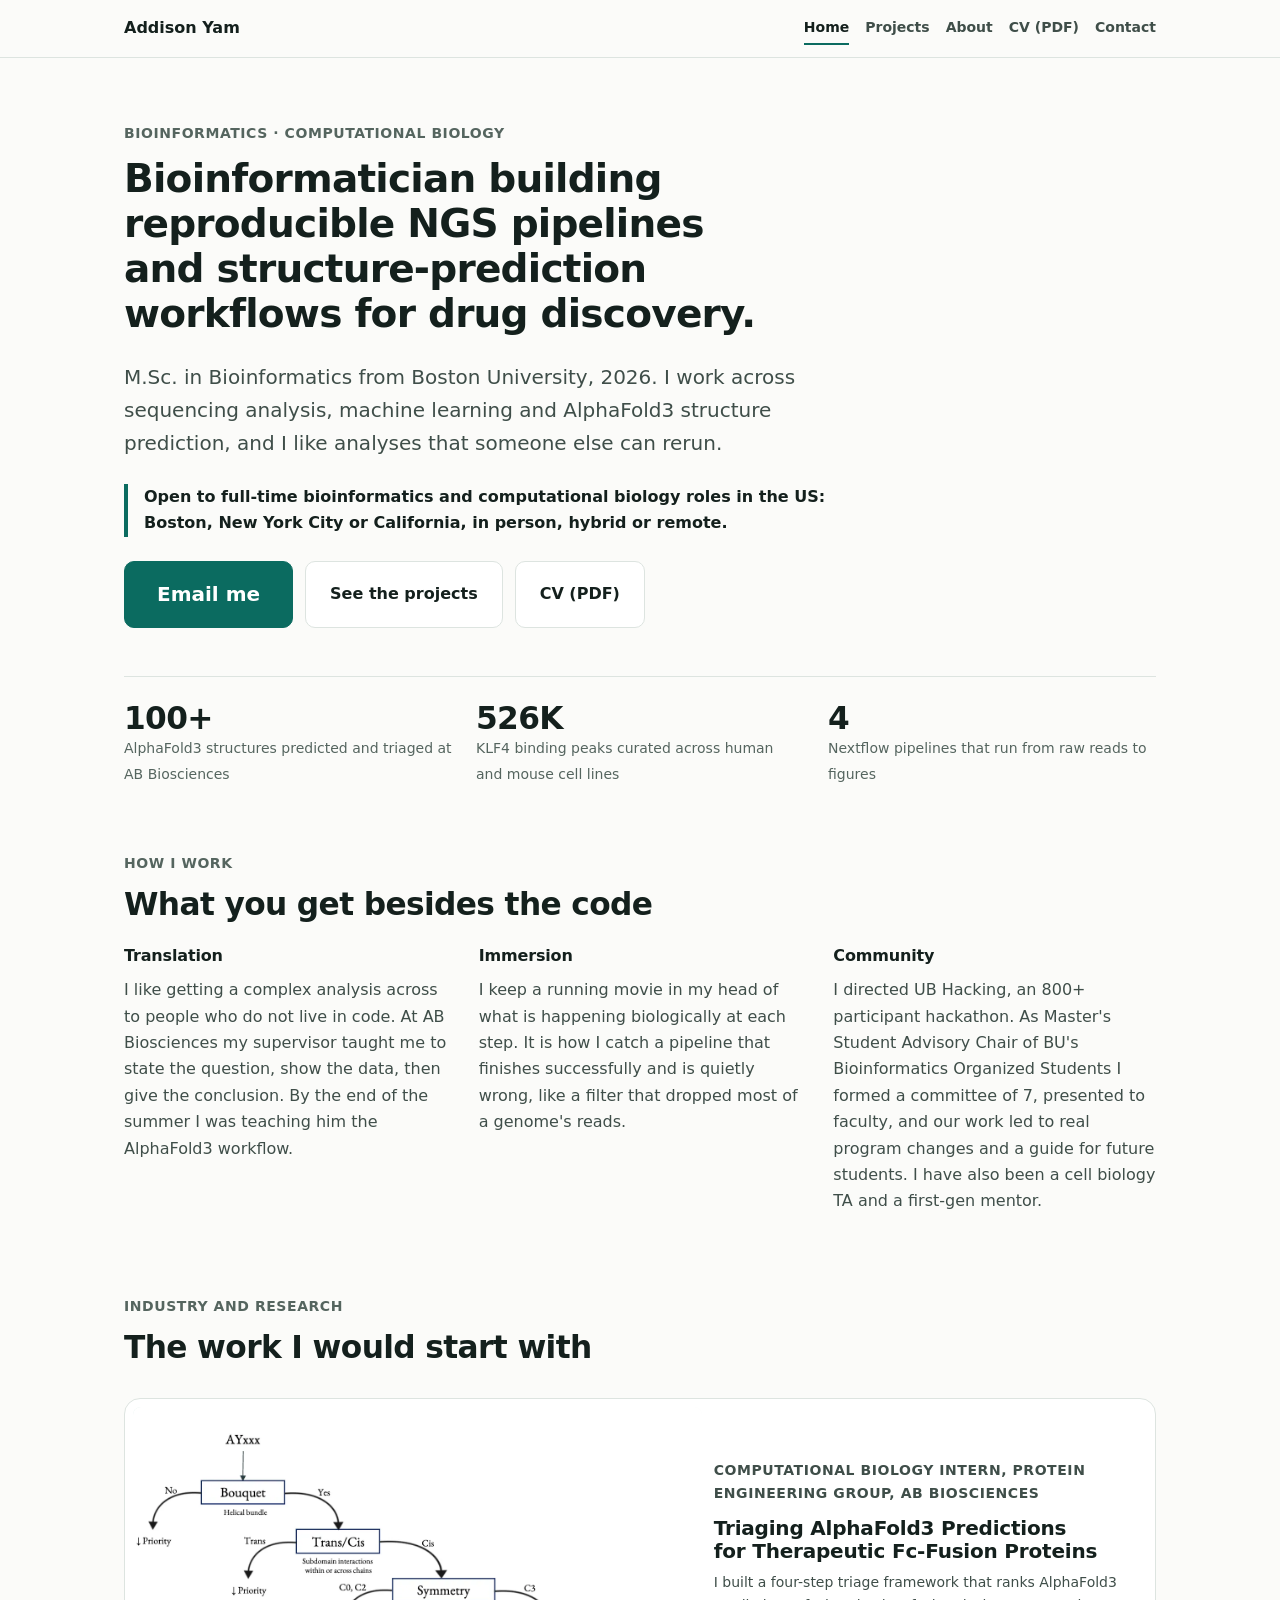
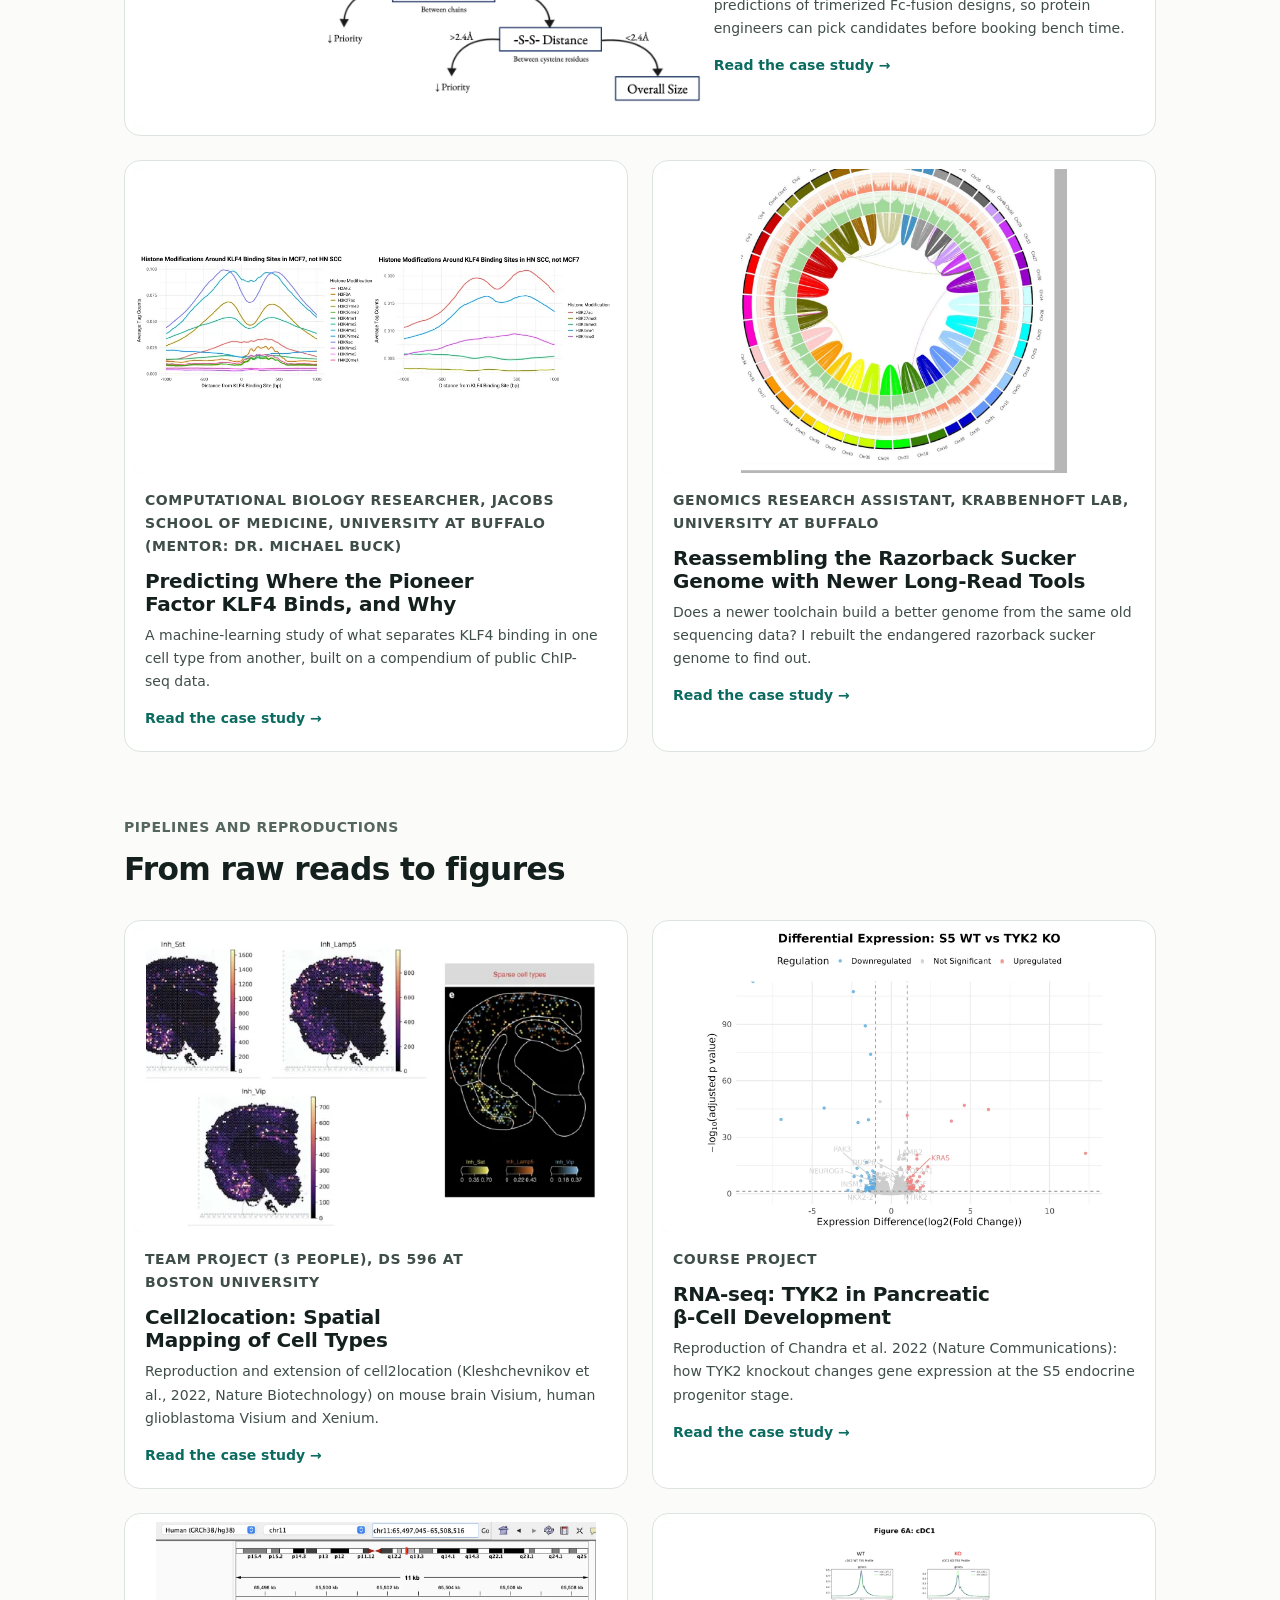
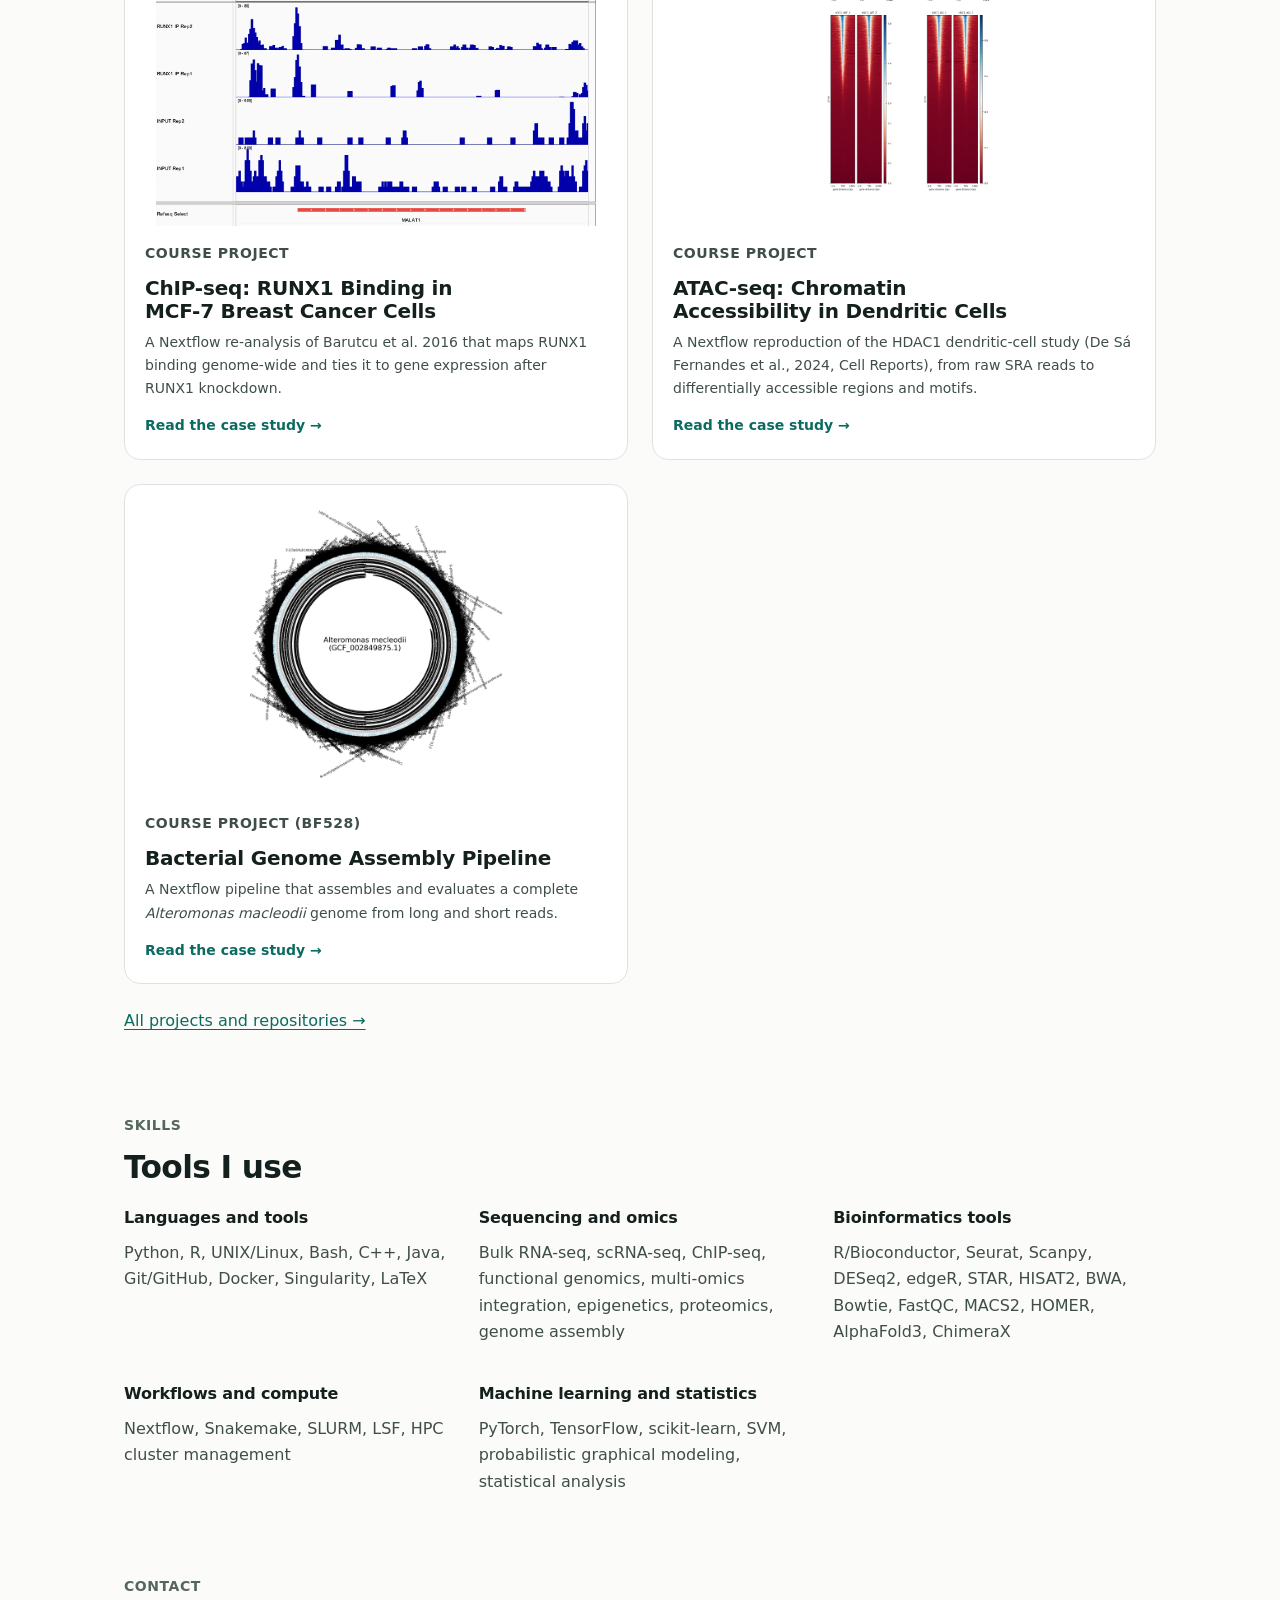
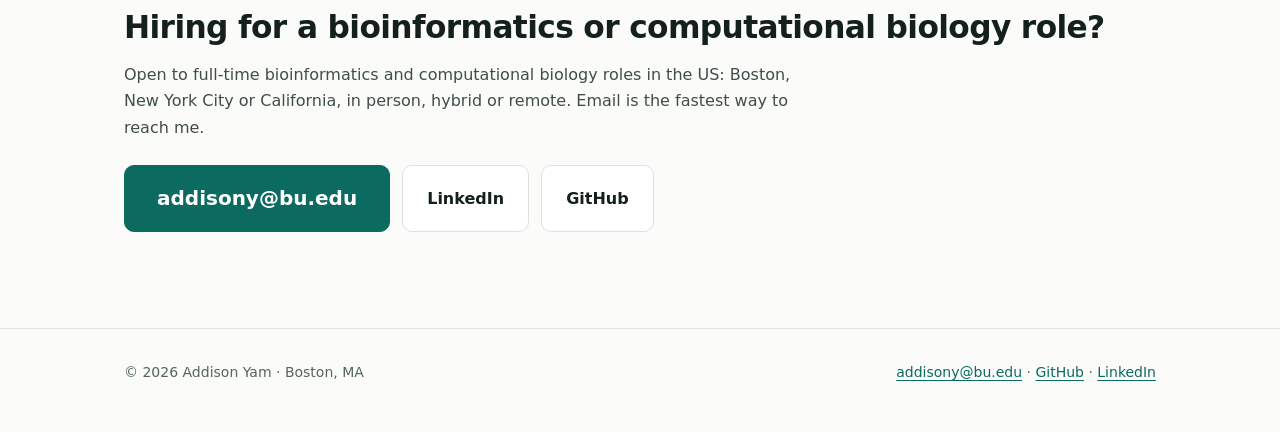
<file: index.html>
<!DOCTYPE html>
<html lang="en"><head><meta charset="utf-8"><meta name="viewport" content="width=device-width, initial-scale=1">
<title>Addison Yam | Bioinformatics and Computational Biology</title><meta name="description" content="Bioinformatician building reproducible NGS pipelines and structure-prediction workflows for drug discovery."><meta name="color-scheme" content="light dark">
<link rel="stylesheet" href="style.css?v=3"></head><body>
<a class="skip" href="#main">Skip to content</a>
<header class="nav"><div class="wrap"><a class="brand" href="index.html">Addison Yam</a><nav aria-label="Main"><ul><li><a href="index.html" aria-current=page>Home</a></li><li><a href="projects.html">Projects</a></li><li><a href="about.html">About</a></li><li><a href="Addison_Yam_CV_Nov_2026.pdf">CV (PDF)</a></li><li><a href="index.html#contact">Contact</a></li></ul></nav></div></header>
<main id="main"><div class="wrap"><section class="hero"><p class="eyebrow">Bioinformatics · Computational biology</p>
<h1>Bioinformatician building reproducible NGS pipelines and structure-prediction workflows for drug discovery.</h1>
<p class="lede">M.Sc. in Bioinformatics from Boston University, 2026. I work across sequencing analysis, machine learning and AlphaFold3 structure prediction, and I like analyses that someone else can rerun.</p>
<p class="seek">Open to full-time bioinformatics and computational biology roles in the US: Boston, New York City or California, in person, hybrid or remote.</p>
<div class="actions"><a class="btn primary" href="mailto:addisony@bu.edu">Email me</a><a class="btn" href="projects.html">See the projects</a><a class="btn" href="Addison_Yam_CV_Nov_2026.pdf">CV (PDF)</a></div>
<div class="facts"><div class="stat"><b>100+</b><span>AlphaFold3 structures predicted and triaged at AB Biosciences</span></div>
<div class="stat"><b>526K</b><span>KLF4 binding peaks curated across human and mouse cell lines</span></div>
<div class="stat"><b>4</b><span>Nextflow pipelines that run from raw reads to figures</span></div></div></section>
<section><p class="eyebrow">How I work</p><h2>What you get besides the code</h2><div class="skills"><div><h3>Translation</h3><p>I like getting a complex analysis across to people who do not live in code. At AB Biosciences my supervisor taught me to state the question, show the data, then give the conclusion. By the end of the summer I was teaching him the AlphaFold3 workflow.</p></div><div><h3>Immersion</h3><p>I keep a running movie in my head of what is happening biologically at each step. It is how I catch a pipeline that finishes successfully and is quietly wrong, like a filter that dropped most of a genome's reads.</p></div><div><h3>Community</h3><p>I directed UB Hacking, an 800+ participant hackathon. As Master's Student Advisory Chair of BU's Bioinformatics Organized Students I formed a committee of 7, presented to faculty, and our work led to real program changes and a guide for future students. I have also been a cell biology TA and a first-gen mentor.</p></div></div></section>
<section id="projects"><p class="eyebrow">Industry and research</p><h2>The work I would start with</h2><div class="grid"><a class="card lead" href="projects/ab-biosciences.html"><div class="media"><img src="assets/img/ab-biosciences-image4.webp" alt="Decision tree for triaging AlphaFold3 predictions: helical bundle, cis versus trans, C3 symmetry, disulfide distance under 2.4 angstroms, then overall size" width="1354" height="650" loading="eager" decoding="async"></div><div class="body"><p class="eyebrow">Computational Biology Intern, Protein Engineering Group, AB Biosciences</p><h3>Triaging AlphaFold3 Predictions for Therapeutic Fc-Fusion Proteins</h3><p>I built a four-step triage framework that ranks AlphaFold3 predictions of trimerized Fc-fusion designs, so protein engineers can pick candidates before booking bench time.</p><span class="more">Read the case study →</span></div></a><a class="card" href="projects/klf4-pioneer-factor.html"><div class="media"><img src="assets/img/klf4-pioneer-factor-klf_histone.webp" alt="Histone modification signal around KLF4 binding sites in MCF7 but not HNSCC, and in HNSCC but not MCF7" width="910" height="265" loading="lazy" decoding="async"></div><div class="body"><p class="eyebrow">Computational Biology Researcher, Jacobs School of Medicine, University at Buffalo (mentor: Dr. Michael Buck)</p><h3>Predicting Where the Pioneer Factor KLF4 Binds, and Why</h3><p>A machine-learning study of what separates KLF4 binding in one cell type from another, built on a compendium of public ChIP-seq data.</p><span class="more">Read the case study →</span></div></a><a class="card" href="projects/razorback-sucker-genome.html"><div class="media"><img src="assets/img/razorback-sucker-genome-fish_circos.webp" alt="Circos plot of the razorback sucker genome showing chromosomes and duplicated gene relationships" width="1040" height="970" loading="lazy" decoding="async"></div><div class="body"><p class="eyebrow">Genomics Research Assistant, Krabbenhoft Lab, University at Buffalo</p><h3>Reassembling the Razorback Sucker Genome with Newer Long-Read Tools</h3><p>Does a newer toolchain build a better genome from the same old sequencing data? I rebuilt the endangered razorback sucker genome to find out.</p><span class="more">Read the case study →</span></div></a></div></section>
<section><p class="eyebrow">Pipelines and reproductions</p><h2>From raw reads to figures</h2><div class="grid"><a class="card" href="projects/cell2location.html"><div class="media"><img src="assets/img/cell2location-c2l_d.webp" alt="Reproduced spatial maps of three rare inhibitory neuron types next to the paper&#x27;s Figure 2e" width="620" height="410" loading="lazy" decoding="async"></div><div class="body"><p class="eyebrow">Team project (3 people), DS 596 at Boston University</p><h3>Cell2location: Spatial Mapping of Cell Types</h3><p>Reproduction and extension of cell2location (Kleshchevnikov et al., 2022, Nature Biotechnology) on mouse brain Visium, human glioblastoma Visium and Xenium.</p><span class="more">Read the case study →</span></div></a><a class="card" href="projects/rnaseq-tyk2.html"><div class="media"><img src="assets/img/rnaseq-tyk2-figure_c_volcano_s5_tyk2ko_vs_wt.webp" alt="Volcano plot of differentially expressed genes, TYK2 knockout versus wild type" width="1400" height="1050" loading="lazy" decoding="async"></div><div class="body"><p class="eyebrow">Course project</p><h3>RNA-seq: TYK2 in Pancreatic β-Cell Development</h3><p>Reproduction of Chandra et al. 2022 (Nature Communications): how TYK2 knockout changes gene expression at the S5 endocrine progenitor stage.</p><span class="more">Read the case study →</span></div></a><a class="card" href="projects/chipseq-runx1.html"><div class="media"><img src="assets/img/chipseq-runx1-figure_2d_malat1.webp" alt="Genome browser view of RUNX1 ChIP signal at the MALAT1 promoter" width="1400" height="967" loading="lazy" decoding="async"></div><div class="body"><p class="eyebrow">Course project</p><h3>ChIP-seq: RUNX1 Binding in MCF-7 Breast Cancer Cells</h3><p>A Nextflow re-analysis of Barutcu et al. 2016 that maps RUNX1 binding genome-wide and ties it to gene expression after RUNX1 knockdown.</p><span class="more">Read the case study →</span></div></a><a class="card" href="projects/atacseq-hdac1.html"><div class="media"><img src="assets/img/atacseq-hdac1-figure_6a_cdc1_combined.webp" alt="Accessibility profiles and heatmaps for WT and KO cDC1 cells" width="1400" height="1750" loading="lazy" decoding="async"></div><div class="body"><p class="eyebrow">Course project</p><h3>ATAC-seq: Chromatin Accessibility in Dendritic Cells</h3><p>A Nextflow reproduction of the HDAC1 dendritic-cell study (De Sá Fernandes et al., 2024, Cell Reports), from raw SRA reads to differentially accessible regions and motifs.</p><span class="more">Read the case study →</span></div></a><a class="card" href="projects/genome-assembly.html"><div class="media"><img src="assets/img/genome-assembly-circos_plot1.webp" alt="Circos plot of the polished assembly with Prokka annotations" width="1400" height="1472" loading="lazy" decoding="async"></div><div class="body"><p class="eyebrow">Course project (BF528)</p><h3>Bacterial Genome Assembly Pipeline</h3><p>A Nextflow pipeline that assembles and evaluates a complete <i>Alteromonas macleodii</i> genome from long and short reads.</p><span class="more">Read the case study →</span></div></a></div><p style="margin-top:var(--s-5)"><a href="projects.html">All projects and repositories →</a></p></section>
<section><p class="eyebrow">Skills</p><h2>Tools I use</h2><div class="skills"><div><h3>Languages and tools</h3><p>Python, R, UNIX/Linux, Bash, C++, Java, Git/GitHub, Docker, Singularity, LaTeX</p></div><div><h3>Sequencing and omics</h3><p>Bulk RNA-seq, scRNA-seq, ChIP-seq, functional genomics, multi-omics integration, epigenetics, proteomics, genome assembly</p></div><div><h3>Bioinformatics tools</h3><p>R/Bioconductor, Seurat, Scanpy, DESeq2, edgeR, STAR, HISAT2, BWA, Bowtie, FastQC, MACS2, HOMER, AlphaFold3, ChimeraX</p></div><div><h3>Workflows and compute</h3><p>Nextflow, Snakemake, SLURM, LSF, HPC cluster management</p></div><div><h3>Machine learning and statistics</h3><p>PyTorch, TensorFlow, scikit-learn, SVM, probabilistic graphical modeling, statistical analysis</p></div></div></section>
<section id="contact"><p class="eyebrow">Contact</p><h2>Hiring for a bioinformatics or computational biology role?</h2>
<p style="margin-top:var(--s-4)">Open to full-time bioinformatics and computational biology roles in the US: Boston, New York City or California, in person, hybrid or remote. Email is the fastest way to reach me.</p>
<div class="actions"><a class="btn primary" href="mailto:addisony@bu.edu">addisony@bu.edu</a><a class="btn" href="https://www.linkedin.com/in/addisonyam">LinkedIn</a><a class="btn" href="https://github.com/addisonyam/">GitHub</a></div></section></div></main>
<footer><div class="wrap"><span>© 2026 Addison Yam · Boston, MA</span><span><a href="mailto:addisony@bu.edu">addisony@bu.edu</a> · <a href="https://github.com/addisonyam/">GitHub</a> · <a href="https://www.linkedin.com/in/addisonyam">LinkedIn</a></span></div></footer>
<script src="assets/main.js" defer></script></body></html>
</file>
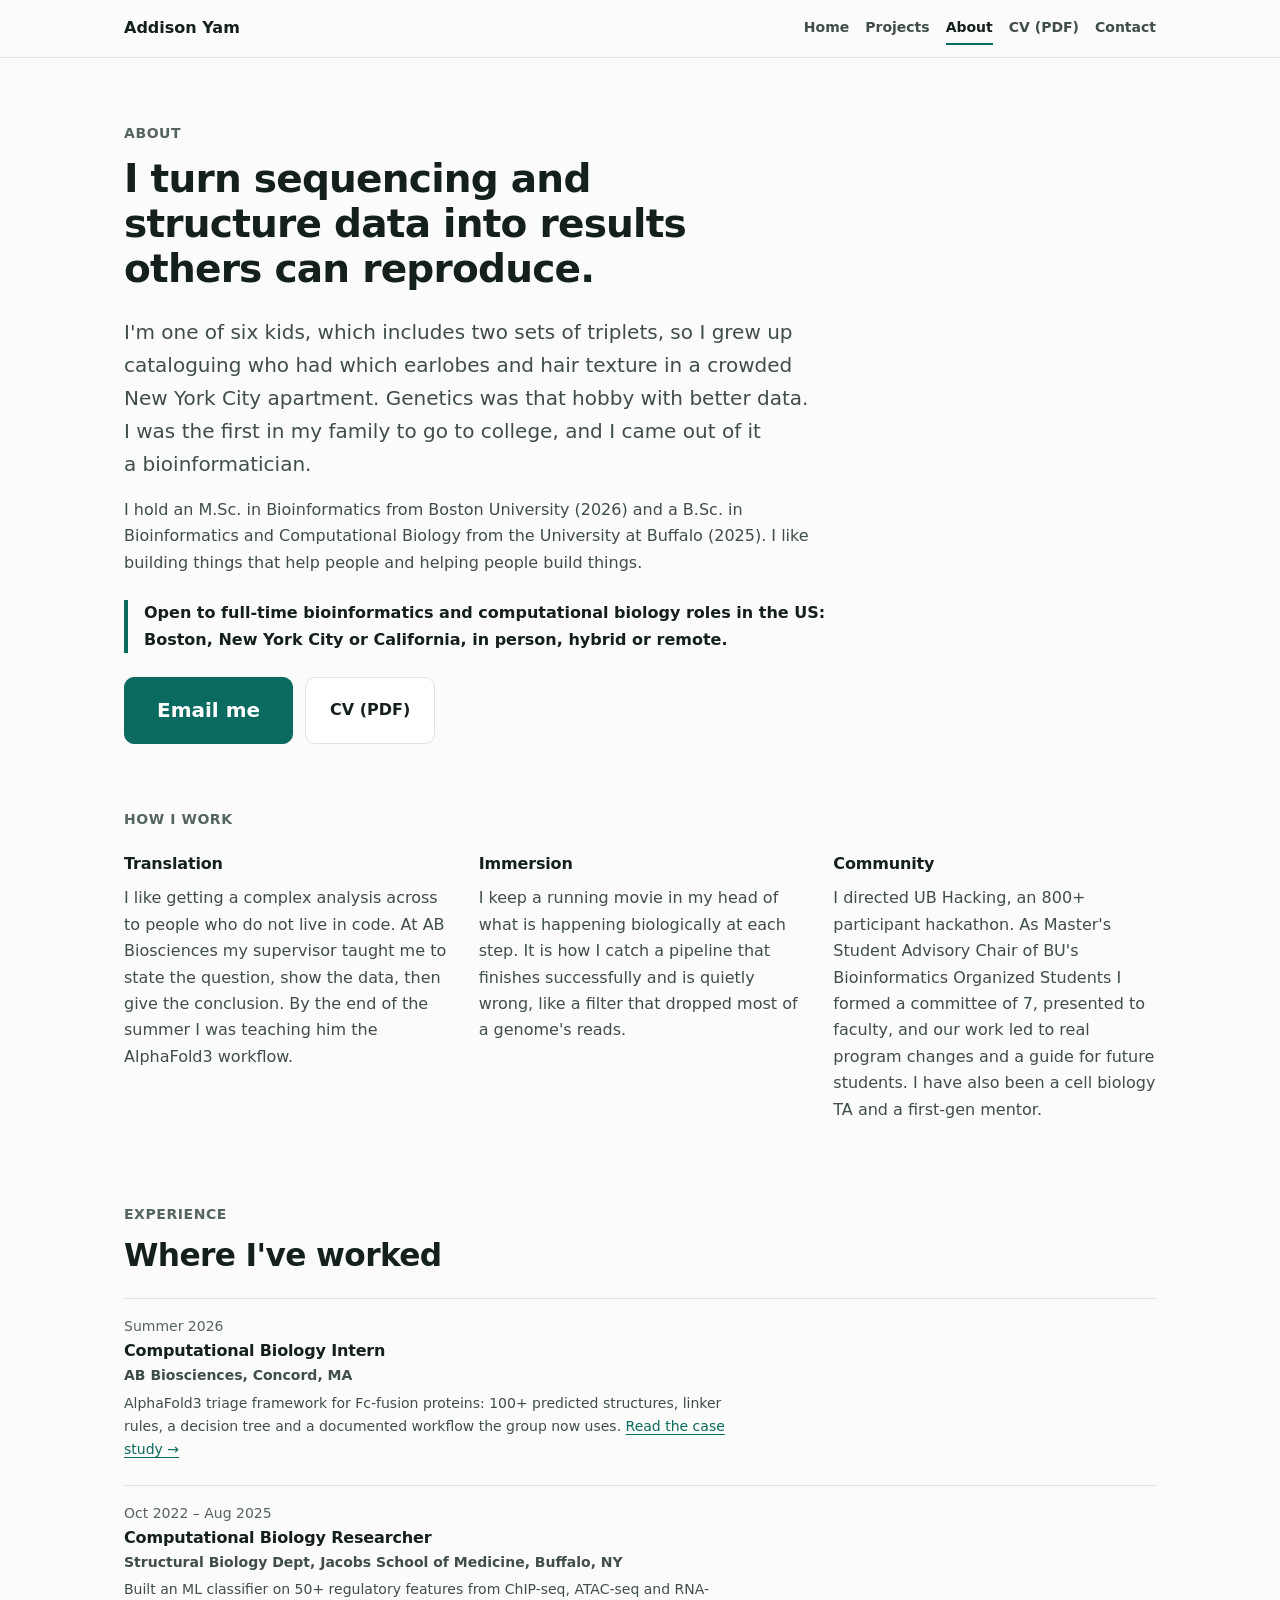
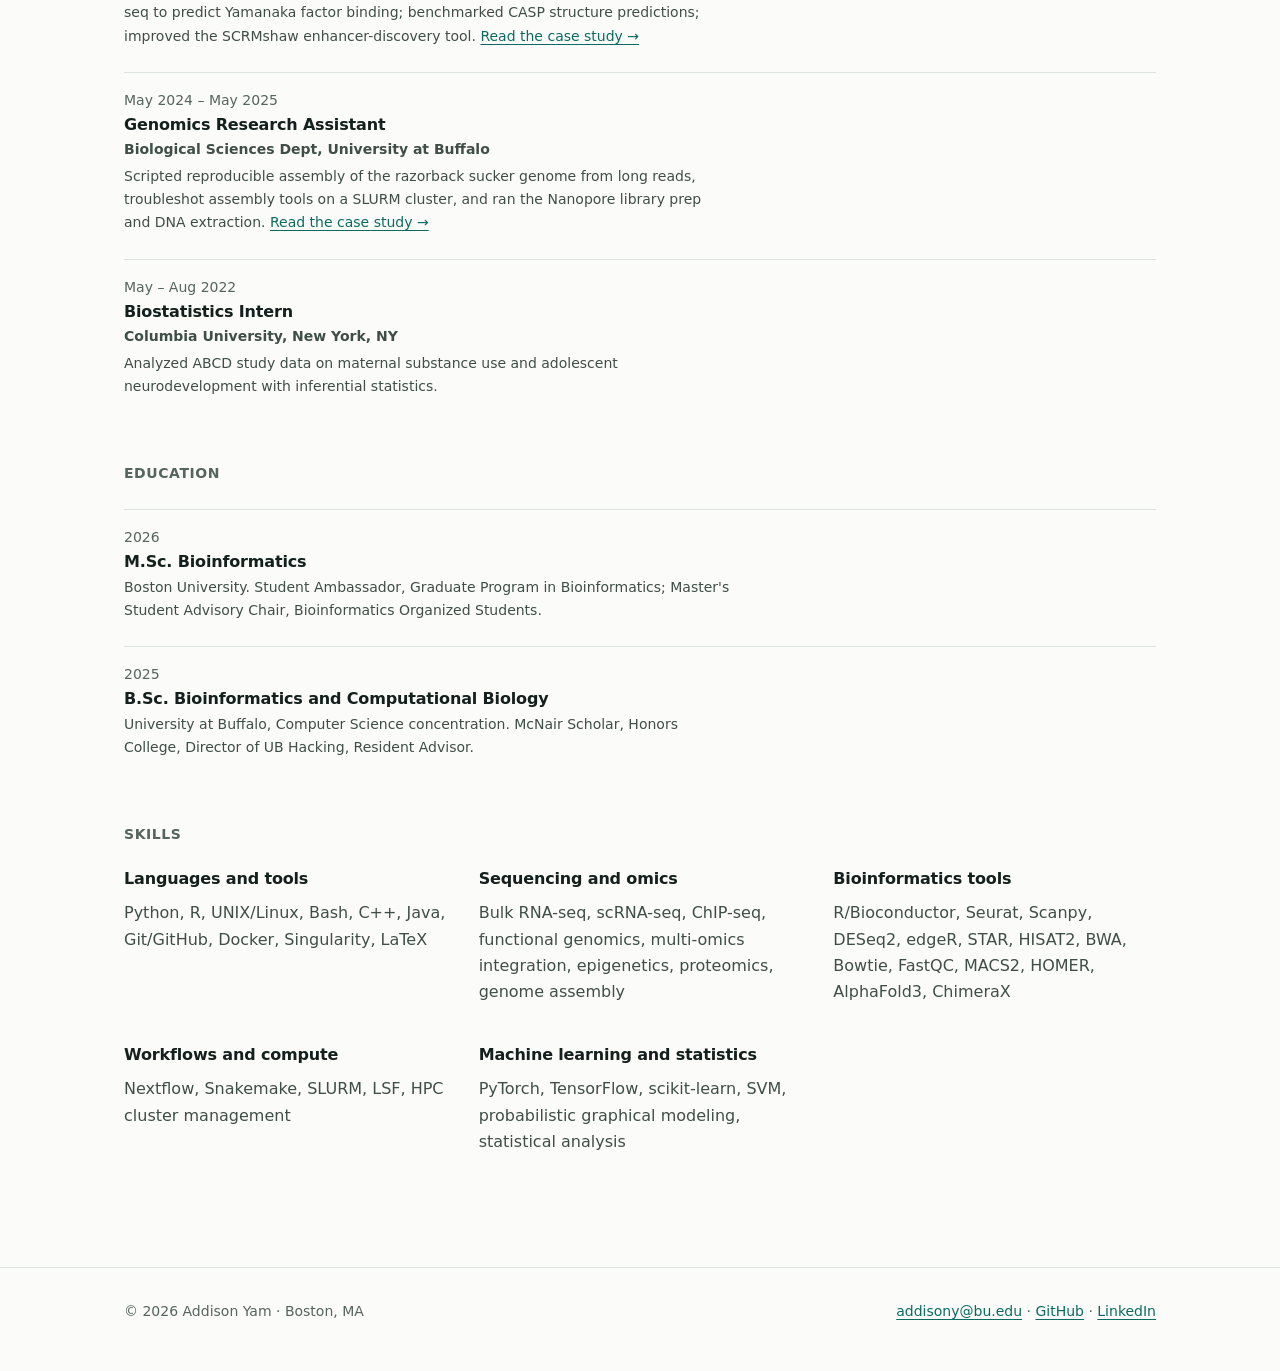
<file: about.html>
<!DOCTYPE html>
<html lang="en"><head><meta charset="utf-8"><meta name="viewport" content="width=device-width, initial-scale=1">
<title>About | Addison Yam</title><meta name="description" content="Background, experience and education of Addison Yam, bioinformatician."><meta name="color-scheme" content="light dark">
<link rel="stylesheet" href="style.css?v=3"></head><body>
<a class="skip" href="#main">Skip to content</a>
<header class="nav"><div class="wrap"><a class="brand" href="index.html">Addison Yam</a><nav aria-label="Main"><ul><li><a href="index.html">Home</a></li><li><a href="projects.html">Projects</a></li><li><a href="about.html" aria-current=page>About</a></li><li><a href="Addison_Yam_CV_Nov_2026.pdf">CV (PDF)</a></li><li><a href="index.html#contact">Contact</a></li></ul></nav></div></header>
<main id="main"><div class="wrap"><section class="hero"><p class="eyebrow">About</p><h1>I turn sequencing and structure data into results others can reproduce.</h1>
<p class="lede">I'm one of six kids, which includes two sets of triplets, so I grew up cataloguing who had which earlobes and hair texture in a crowded New York City apartment. Genetics was that hobby with better data. I was the first in my family to go to college, and I came out of it a bioinformatician.</p>
<p>I hold an M.Sc. in Bioinformatics from Boston University (2026) and a B.Sc. in Bioinformatics and Computational Biology from the University at Buffalo (2025). I like building things that help people and helping people build things.</p>
<p class="seek">Open to full-time bioinformatics and computational biology roles in the US: Boston, New York City or California, in person, hybrid or remote.</p>
<div class="actions"><a class="btn primary" href="mailto:addisony@bu.edu">Email me</a><a class="btn" href="Addison_Yam_CV_Nov_2026.pdf">CV (PDF)</a></div></section>
<section><p class="eyebrow">How I work</p><div class="skills"><div><h3>Translation</h3><p>I like getting a complex analysis across to people who do not live in code. At AB Biosciences my supervisor taught me to state the question, show the data, then give the conclusion. By the end of the summer I was teaching him the AlphaFold3 workflow.</p></div><div><h3>Immersion</h3><p>I keep a running movie in my head of what is happening biologically at each step. It is how I catch a pipeline that finishes successfully and is quietly wrong, like a filter that dropped most of a genome's reads.</p></div><div><h3>Community</h3><p>I directed UB Hacking, an 800+ participant hackathon. As Master's Student Advisory Chair of BU's Bioinformatics Organized Students I formed a committee of 7, presented to faculty, and our work led to real program changes and a guide for future students. I have also been a cell biology TA and a first-gen mentor.</p></div></div></section>
<section><p class="eyebrow">Experience</p><h2>Where I've worked</h2><ul class="tl"><li><span class="when num">Summer 2026</span><h3>Computational Biology Intern</h3><p><b>AB Biosciences, Concord, MA</b></p><p>AlphaFold3 triage framework for Fc-fusion proteins: 100+ predicted structures, linker rules, a decision tree and a documented workflow the group now uses. <a href=projects/ab-biosciences.html>Read the case study →</a></p></li><li><span class="when num">Oct 2022 – Aug 2025</span><h3>Computational Biology Researcher</h3><p><b>Structural Biology Dept, Jacobs School of Medicine, Buffalo, NY</b></p><p>Built an ML classifier on 50+ regulatory features from ChIP-seq, ATAC-seq and RNA-seq to predict Yamanaka factor binding; benchmarked CASP structure predictions; improved the SCRMshaw enhancer-discovery tool. <a href=projects/klf4-pioneer-factor.html>Read the case study →</a></p></li><li><span class="when num">May 2024 – May 2025</span><h3>Genomics Research Assistant</h3><p><b>Biological Sciences Dept, University at Buffalo</b></p><p>Scripted reproducible assembly of the razorback sucker genome from long reads, troubleshot assembly tools on a SLURM cluster, and ran the Nanopore library prep and DNA extraction. <a href=projects/razorback-sucker-genome.html>Read the case study →</a></p></li><li><span class="when num">May – Aug 2022</span><h3>Biostatistics Intern</h3><p><b>Columbia University, New York, NY</b></p><p>Analyzed ABCD study data on maternal substance use and adolescent neurodevelopment with inferential statistics.</p></li></ul></section>
<section><p class="eyebrow">Education</p><ul class="tl"><li><span class="when num">2026</span><h3>M.Sc. Bioinformatics</h3><p>Boston University. Student Ambassador, Graduate Program in Bioinformatics; Master's Student Advisory Chair, Bioinformatics Organized Students.</p></li><li><span class="when num">2025</span><h3>B.Sc. Bioinformatics and Computational Biology</h3><p>University at Buffalo, Computer Science concentration. McNair Scholar, Honors College, Director of UB Hacking, Resident Advisor.</p></li></ul></section>
<section><p class="eyebrow">Skills</p><div class="skills"><div><h3>Languages and tools</h3><p>Python, R, UNIX/Linux, Bash, C++, Java, Git/GitHub, Docker, Singularity, LaTeX</p></div><div><h3>Sequencing and omics</h3><p>Bulk RNA-seq, scRNA-seq, ChIP-seq, functional genomics, multi-omics integration, epigenetics, proteomics, genome assembly</p></div><div><h3>Bioinformatics tools</h3><p>R/Bioconductor, Seurat, Scanpy, DESeq2, edgeR, STAR, HISAT2, BWA, Bowtie, FastQC, MACS2, HOMER, AlphaFold3, ChimeraX</p></div><div><h3>Workflows and compute</h3><p>Nextflow, Snakemake, SLURM, LSF, HPC cluster management</p></div><div><h3>Machine learning and statistics</h3><p>PyTorch, TensorFlow, scikit-learn, SVM, probabilistic graphical modeling, statistical analysis</p></div></div></section></div></main>
<footer><div class="wrap"><span>© 2026 Addison Yam · Boston, MA</span><span><a href="mailto:addisony@bu.edu">addisony@bu.edu</a> · <a href="https://github.com/addisonyam/">GitHub</a> · <a href="https://www.linkedin.com/in/addisonyam">LinkedIn</a></span></div></footer>
<script src="assets/main.js" defer></script></body></html>
</file>
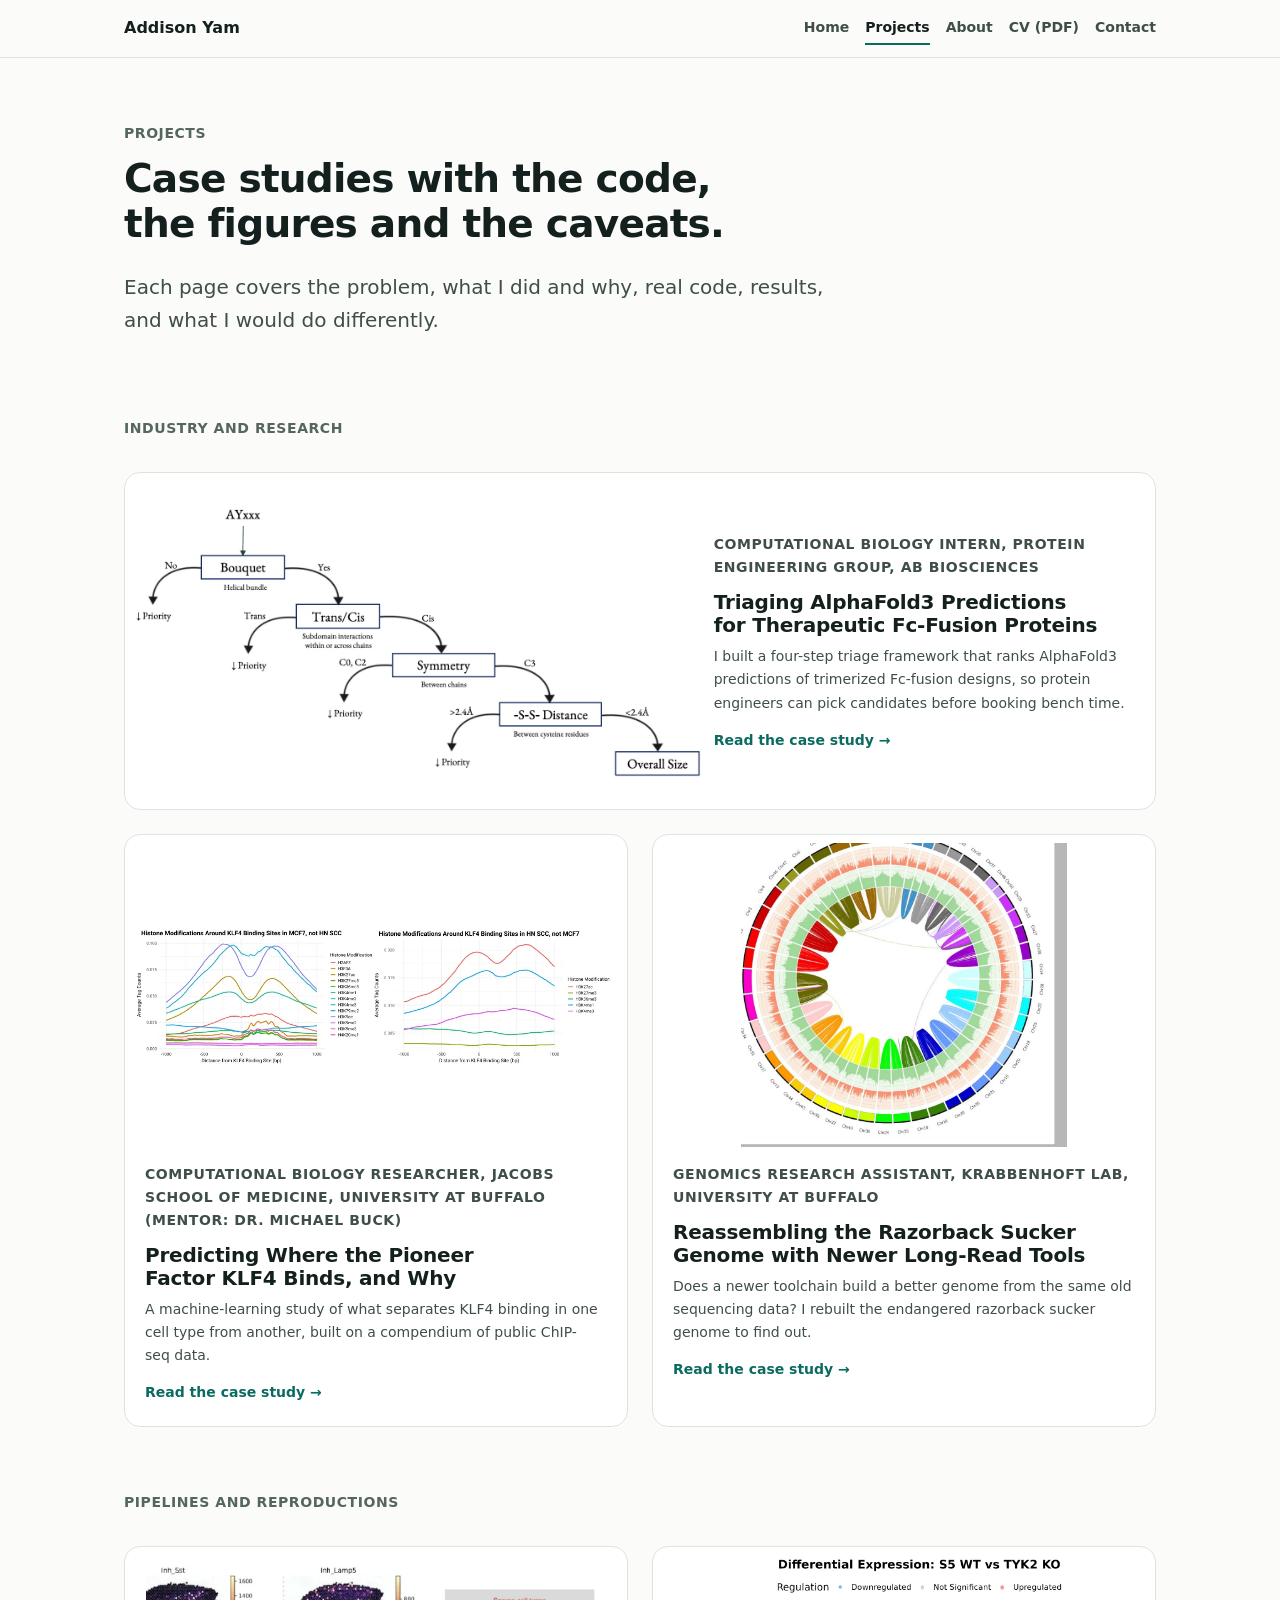
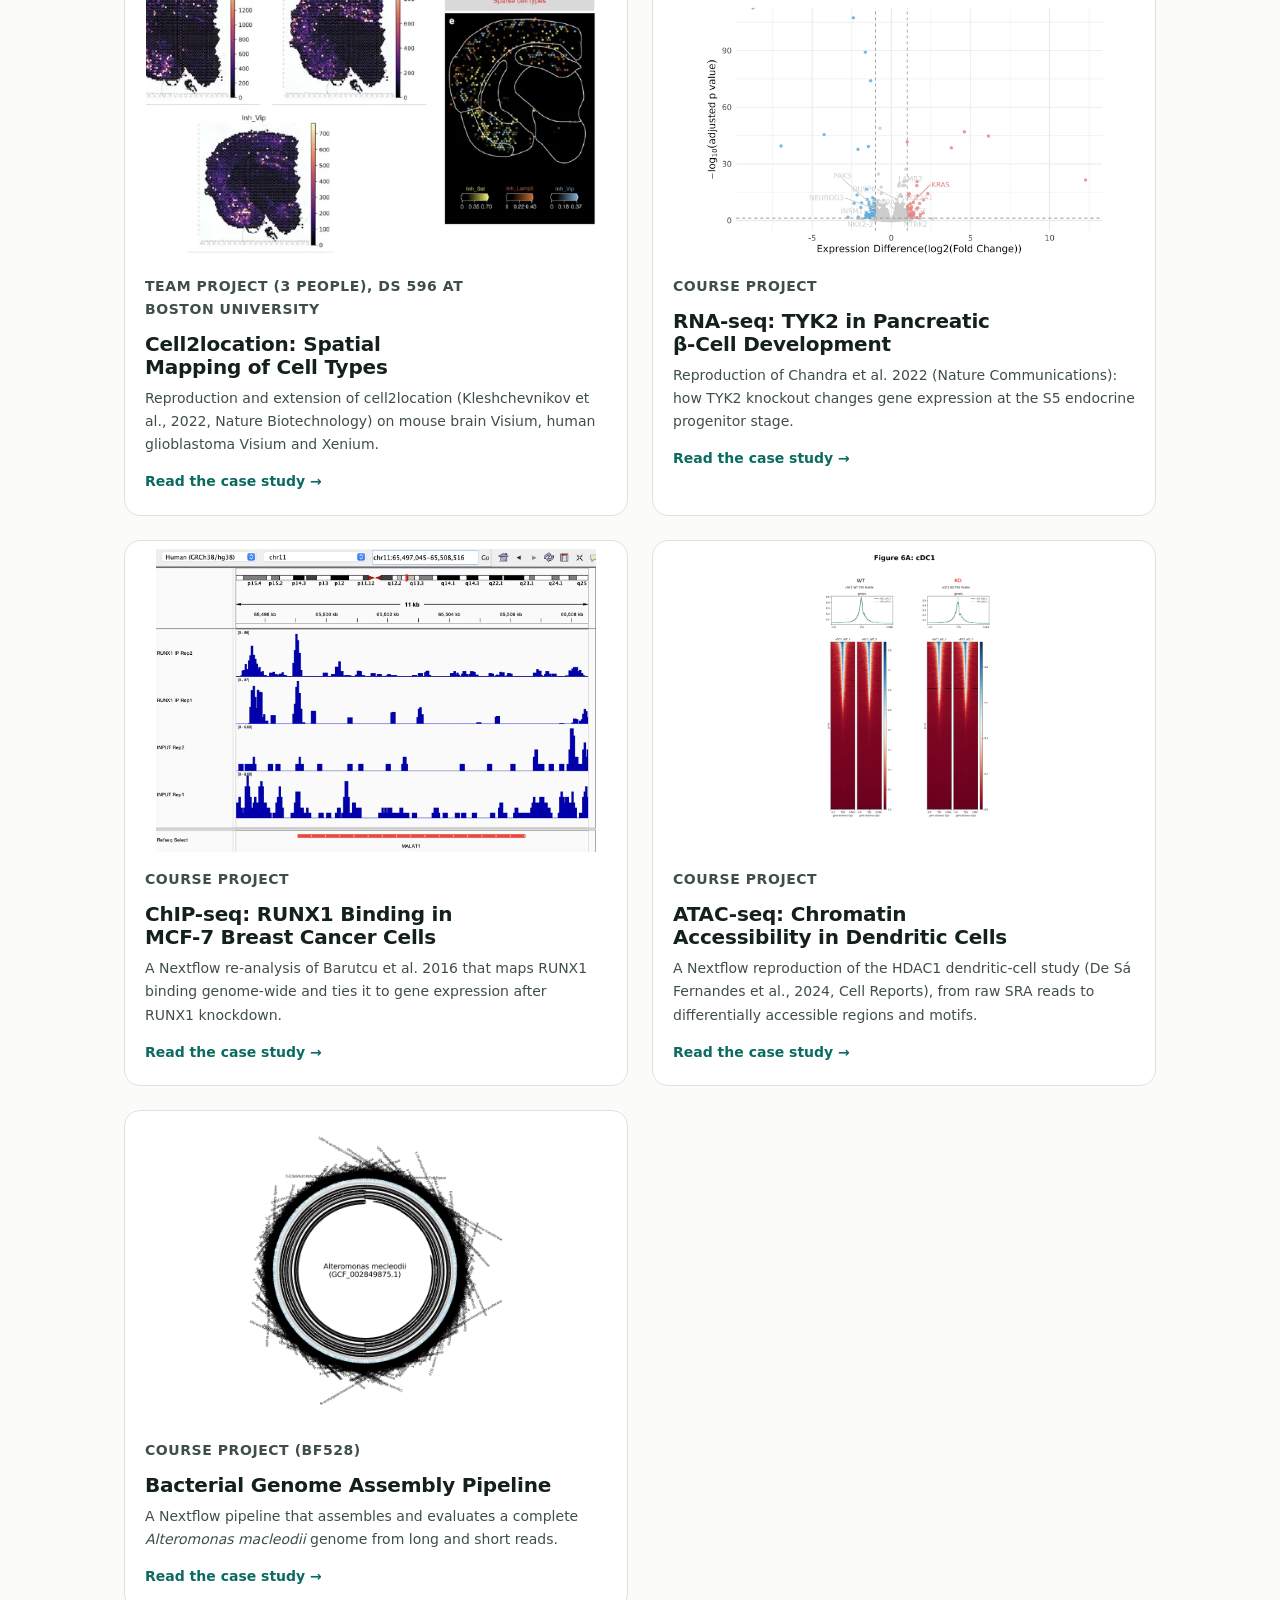
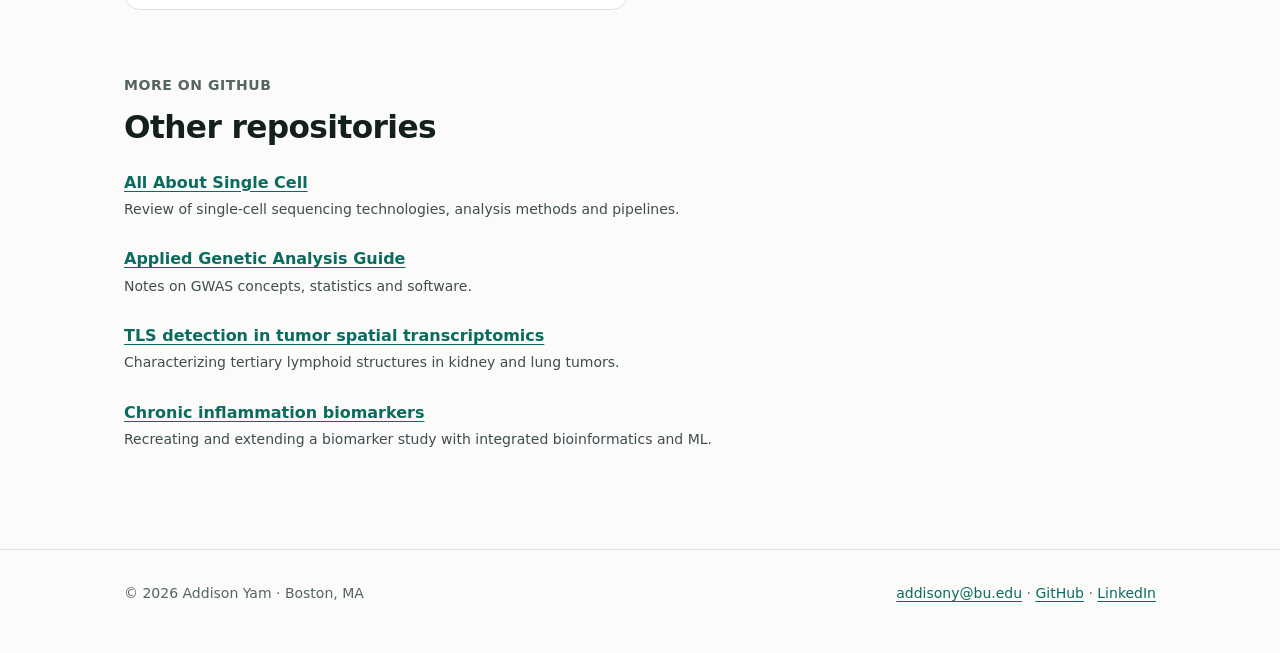
<file: projects.html>
<!DOCTYPE html>
<html lang="en"><head><meta charset="utf-8"><meta name="viewport" content="width=device-width, initial-scale=1">
<title>Projects | Addison Yam</title><meta name="description" content="Industry, research and pipeline projects with code, figures and results."><meta name="color-scheme" content="light dark">
<link rel="stylesheet" href="style.css?v=3"></head><body>
<a class="skip" href="#main">Skip to content</a>
<header class="nav"><div class="wrap"><a class="brand" href="index.html">Addison Yam</a><nav aria-label="Main"><ul><li><a href="index.html">Home</a></li><li><a href="projects.html" aria-current=page>Projects</a></li><li><a href="about.html">About</a></li><li><a href="Addison_Yam_CV_Nov_2026.pdf">CV (PDF)</a></li><li><a href="index.html#contact">Contact</a></li></ul></nav></div></header>
<main id="main"><div class="wrap"><section class="hero"><p class="eyebrow">Projects</p><h1>Case studies with the code, the figures and the caveats.</h1>
<p class="lede">Each page covers the problem, what I did and why, real code, results, and what I would do differently.</p></section>
<section><p class="eyebrow">Industry and research</p><div class="grid"><a class="card lead" href="projects/ab-biosciences.html"><div class="media"><img src="assets/img/ab-biosciences-image4.webp" alt="Decision tree for triaging AlphaFold3 predictions: helical bundle, cis versus trans, C3 symmetry, disulfide distance under 2.4 angstroms, then overall size" width="1354" height="650" loading="eager" decoding="async"></div><div class="body"><p class="eyebrow">Computational Biology Intern, Protein Engineering Group, AB Biosciences</p><h3>Triaging AlphaFold3 Predictions for Therapeutic Fc-Fusion Proteins</h3><p>I built a four-step triage framework that ranks AlphaFold3 predictions of trimerized Fc-fusion designs, so protein engineers can pick candidates before booking bench time.</p><span class="more">Read the case study →</span></div></a><a class="card" href="projects/klf4-pioneer-factor.html"><div class="media"><img src="assets/img/klf4-pioneer-factor-klf_histone.webp" alt="Histone modification signal around KLF4 binding sites in MCF7 but not HNSCC, and in HNSCC but not MCF7" width="910" height="265" loading="lazy" decoding="async"></div><div class="body"><p class="eyebrow">Computational Biology Researcher, Jacobs School of Medicine, University at Buffalo (mentor: Dr. Michael Buck)</p><h3>Predicting Where the Pioneer Factor KLF4 Binds, and Why</h3><p>A machine-learning study of what separates KLF4 binding in one cell type from another, built on a compendium of public ChIP-seq data.</p><span class="more">Read the case study →</span></div></a><a class="card" href="projects/razorback-sucker-genome.html"><div class="media"><img src="assets/img/razorback-sucker-genome-fish_circos.webp" alt="Circos plot of the razorback sucker genome showing chromosomes and duplicated gene relationships" width="1040" height="970" loading="lazy" decoding="async"></div><div class="body"><p class="eyebrow">Genomics Research Assistant, Krabbenhoft Lab, University at Buffalo</p><h3>Reassembling the Razorback Sucker Genome with Newer Long-Read Tools</h3><p>Does a newer toolchain build a better genome from the same old sequencing data? I rebuilt the endangered razorback sucker genome to find out.</p><span class="more">Read the case study →</span></div></a></div></section>
<section><p class="eyebrow">Pipelines and reproductions</p><div class="grid"><a class="card" href="projects/cell2location.html"><div class="media"><img src="assets/img/cell2location-c2l_d.webp" alt="Reproduced spatial maps of three rare inhibitory neuron types next to the paper&#x27;s Figure 2e" width="620" height="410" loading="lazy" decoding="async"></div><div class="body"><p class="eyebrow">Team project (3 people), DS 596 at Boston University</p><h3>Cell2location: Spatial Mapping of Cell Types</h3><p>Reproduction and extension of cell2location (Kleshchevnikov et al., 2022, Nature Biotechnology) on mouse brain Visium, human glioblastoma Visium and Xenium.</p><span class="more">Read the case study →</span></div></a><a class="card" href="projects/rnaseq-tyk2.html"><div class="media"><img src="assets/img/rnaseq-tyk2-figure_c_volcano_s5_tyk2ko_vs_wt.webp" alt="Volcano plot of differentially expressed genes, TYK2 knockout versus wild type" width="1400" height="1050" loading="lazy" decoding="async"></div><div class="body"><p class="eyebrow">Course project</p><h3>RNA-seq: TYK2 in Pancreatic β-Cell Development</h3><p>Reproduction of Chandra et al. 2022 (Nature Communications): how TYK2 knockout changes gene expression at the S5 endocrine progenitor stage.</p><span class="more">Read the case study →</span></div></a><a class="card" href="projects/chipseq-runx1.html"><div class="media"><img src="assets/img/chipseq-runx1-figure_2d_malat1.webp" alt="Genome browser view of RUNX1 ChIP signal at the MALAT1 promoter" width="1400" height="967" loading="lazy" decoding="async"></div><div class="body"><p class="eyebrow">Course project</p><h3>ChIP-seq: RUNX1 Binding in MCF-7 Breast Cancer Cells</h3><p>A Nextflow re-analysis of Barutcu et al. 2016 that maps RUNX1 binding genome-wide and ties it to gene expression after RUNX1 knockdown.</p><span class="more">Read the case study →</span></div></a><a class="card" href="projects/atacseq-hdac1.html"><div class="media"><img src="assets/img/atacseq-hdac1-figure_6a_cdc1_combined.webp" alt="Accessibility profiles and heatmaps for WT and KO cDC1 cells" width="1400" height="1750" loading="lazy" decoding="async"></div><div class="body"><p class="eyebrow">Course project</p><h3>ATAC-seq: Chromatin Accessibility in Dendritic Cells</h3><p>A Nextflow reproduction of the HDAC1 dendritic-cell study (De Sá Fernandes et al., 2024, Cell Reports), from raw SRA reads to differentially accessible regions and motifs.</p><span class="more">Read the case study →</span></div></a><a class="card" href="projects/genome-assembly.html"><div class="media"><img src="assets/img/genome-assembly-circos_plot1.webp" alt="Circos plot of the polished assembly with Prokka annotations" width="1400" height="1472" loading="lazy" decoding="async"></div><div class="body"><p class="eyebrow">Course project (BF528)</p><h3>Bacterial Genome Assembly Pipeline</h3><p>A Nextflow pipeline that assembles and evaluates a complete <i>Alteromonas macleodii</i> genome from long and short reads.</p><span class="more">Read the case study →</span></div></a></div></section>
<section><p class="eyebrow">More on GitHub</p><h2>Other repositories</h2><ul class="stack" style="list-style:none;padding:0;margin-top:var(--s-5)"><li><a href="https://github.com/addisonyam/All-About-Single-Cell"><b>All About Single Cell</b></a><br><span style="font-size:var(--t-0)">Review of single-cell sequencing technologies, analysis methods and pipelines.</span></li><li><a href="https://github.com/addisonyam/Applied-Genetic-Analysis-Guide"><b>Applied Genetic Analysis Guide</b></a><br><span style="font-size:var(--t-0)">Notes on GWAS concepts, statistics and software.</span></li><li><a href="https://github.com/addisonyam/TLS-Detection-in-Tumor-Spatial-Transcriptomics"><b>TLS detection in tumor spatial transcriptomics</b></a><br><span style="font-size:var(--t-0)">Characterizing tertiary lymphoid structures in kidney and lung tumors.</span></li><li><a href="https://github.com/addisonyam/Validating-Chronic-Inflammation-Biomarkers-via-Integrated-Bioinformatics-ML"><b>Chronic inflammation biomarkers</b></a><br><span style="font-size:var(--t-0)">Recreating and extending a biomarker study with integrated bioinformatics and ML.</span></li></ul></section></div></main>
<footer><div class="wrap"><span>© 2026 Addison Yam · Boston, MA</span><span><a href="mailto:addisony@bu.edu">addisony@bu.edu</a> · <a href="https://github.com/addisonyam/">GitHub</a> · <a href="https://www.linkedin.com/in/addisonyam">LinkedIn</a></span></div></footer>
<script src="assets/main.js" defer></script></body></html>
</file>
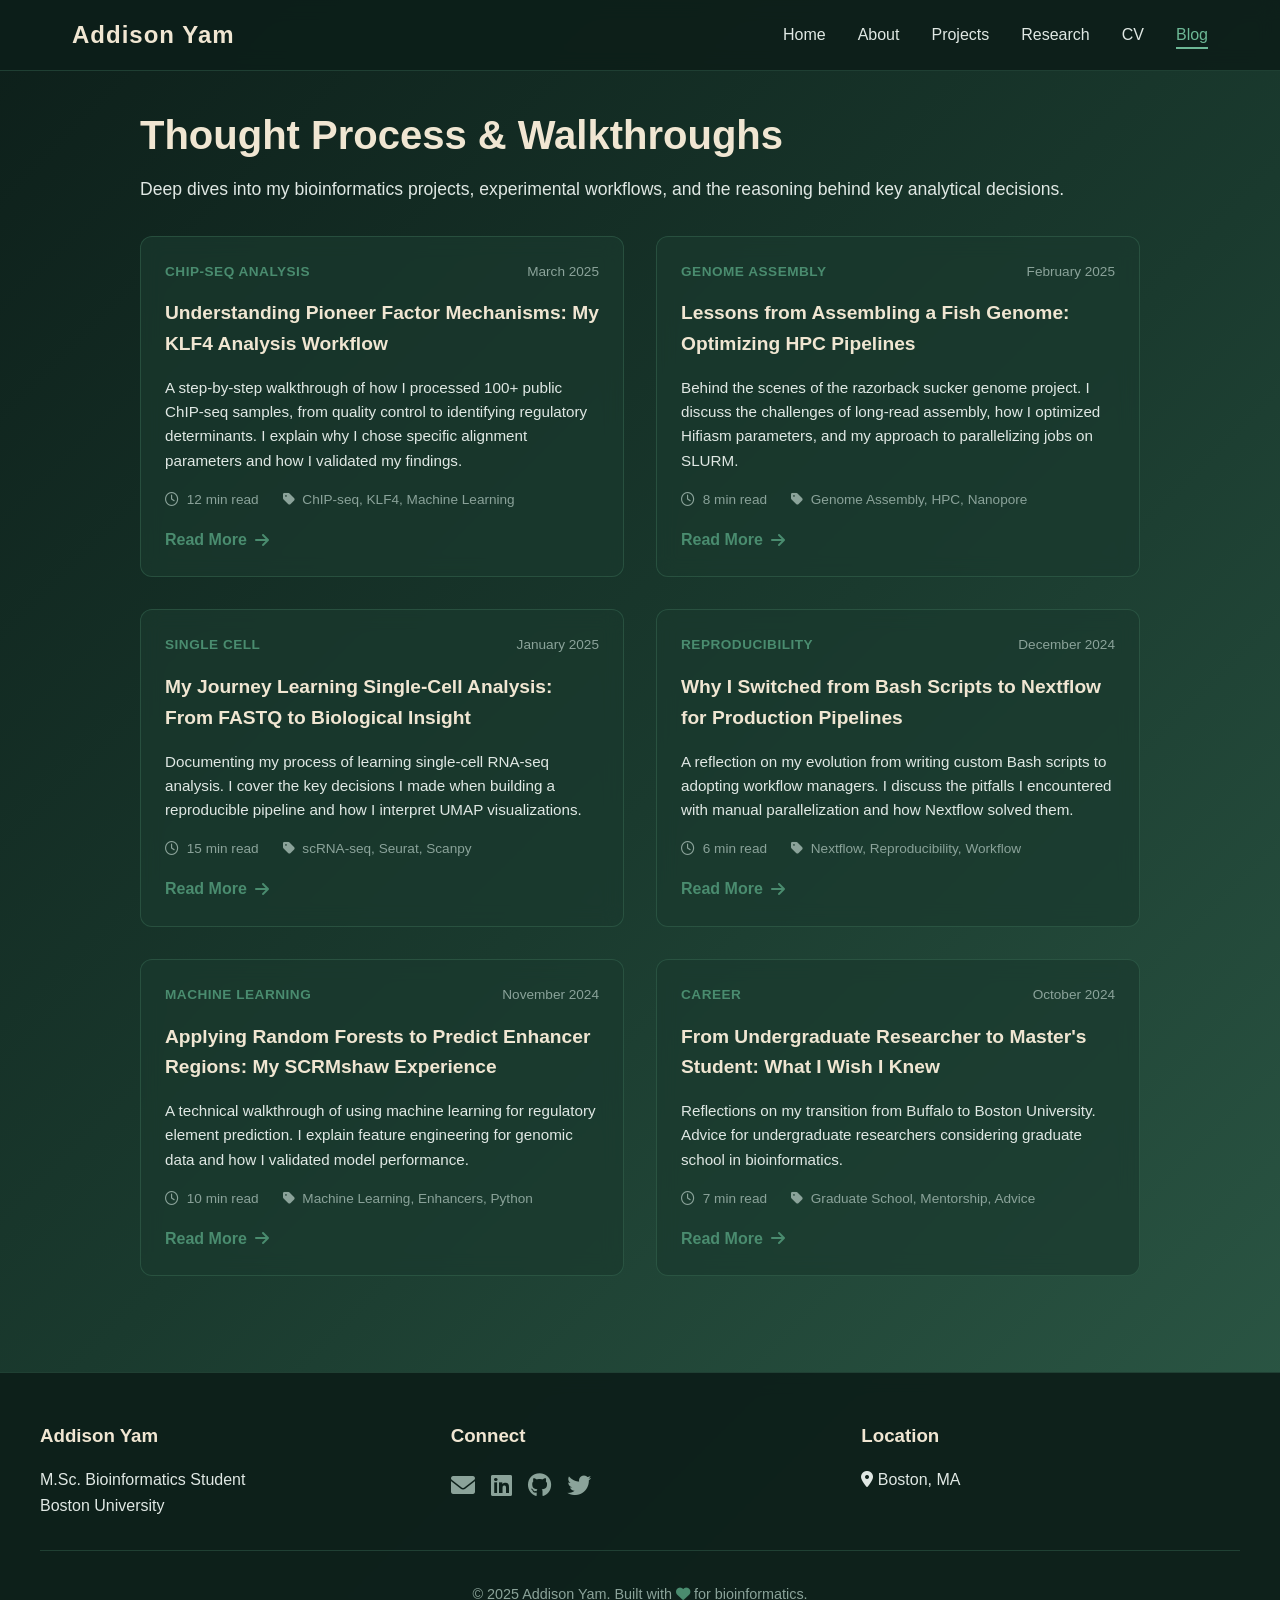
<file: archive/blog.html>
<!DOCTYPE html>
<html lang="en">
<head>
    <meta charset="UTF-8">
    <meta name="viewport" content="width=device-width, initial-scale=1.0">
    <title>Blog | Addison Yam</title>
    <link rel="stylesheet" href="legacy.css"><meta name="robots" content="noindex">
    <link rel="stylesheet" href="https://cdnjs.cloudflare.com/ajax/libs/font-awesome/6.0.0/css/all.min.css">
</head>
<body>
    <nav class="navbar">
        <div class="nav-container">
            <a href="index.html" class="nav-logo">Addison Yam</a>
            <ul class="nav-menu">
                <li><a href="index.html">Home</a></li>
                <li><a href="about.html">About</a></li>
                <li><a href="projects.html">Projects</a></li>
                <li><a href="research.html">Research</a></li>
                <li><a href="cv.html">CV</a></li>
                <li><a href="blog.html" class="active">Blog</a></li>
            </ul>
        </div>
    </nav>

    <main class="page-content">
        <div class="container">
            <h1 class="page-title">Thought Process & Walkthroughs</h1>
            <p class="page-description">Deep dives into my bioinformatics projects, experimental workflows, and the reasoning behind key analytical decisions.</p>

            <div class="blog-grid">
                <article class="blog-card">
                    <div class="blog-card-header">
                        <span class="blog-category">ChIP-seq Analysis</span>
                        <span class="blog-date">March 2025</span>
                    </div>
                    <h3>Understanding Pioneer Factor Mechanisms: My KLF4 Analysis Workflow</h3>
                    <p class="blog-excerpt">A step-by-step walkthrough of how I processed 100+ public ChIP-seq samples, from quality control to identifying regulatory determinants. I explain why I chose specific alignment parameters and how I validated my findings.</p>
                    <div class="blog-meta">
                        <span><i class="far fa-clock"></i> 12 min read</span>
                        <span><i class="fas fa-tag"></i> ChIP-seq, KLF4, Machine Learning</span>
                    </div>
                    <a href="#" class="blog-link">Read More <i class="fas fa-arrow-right"></i></a>
                </article>

                <article class="blog-card">
                    <div class="blog-card-header">
                        <span class="blog-category">Genome Assembly</span>
                        <span class="blog-date">February 2025</span>
                    </div>
                    <h3>Lessons from Assembling a Fish Genome: Optimizing HPC Pipelines</h3>
                    <p class="blog-excerpt">Behind the scenes of the razorback sucker genome project. I discuss the challenges of long-read assembly, how I optimized Hifiasm parameters, and my approach to parallelizing jobs on SLURM.</p>
                    <div class="blog-meta">
                        <span><i class="far fa-clock"></i> 8 min read</span>
                        <span><i class="fas fa-tag"></i> Genome Assembly, HPC, Nanopore</span>
                    </div>
                    <a href="#" class="blog-link">Read More <i class="fas fa-arrow-right"></i></a>
                </article>

                <article class="blog-card">
                    <div class="blog-card-header">
                        <span class="blog-category">Single Cell</span>
                        <span class="blog-date">January 2025</span>
                    </div>
                    <h3>My Journey Learning Single-Cell Analysis: From FASTQ to Biological Insight</h3>
                    <p class="blog-excerpt">Documenting my process of learning single-cell RNA-seq analysis. I cover the key decisions I made when building a reproducible pipeline and how I interpret UMAP visualizations.</p>
                    <div class="blog-meta">
                        <span><i class="far fa-clock"></i> 15 min read</span>
                        <span><i class="fas fa-tag"></i> scRNA-seq, Seurat, Scanpy</span>
                    </div>
                    <a href="#" class="blog-link">Read More <i class="fas fa-arrow-right"></i></a>
                </article>

                <article class="blog-card">
                    <div class="blog-card-header">
                        <span class="blog-category">Reproducibility</span>
                        <span class="blog-date">December 2024</span>
                    </div>
                    <h3>Why I Switched from Bash Scripts to Nextflow for Production Pipelines</h3>
                    <p class="blog-excerpt">A reflection on my evolution from writing custom Bash scripts to adopting workflow managers. I discuss the pitfalls I encountered with manual parallelization and how Nextflow solved them.</p>
                    <div class="blog-meta">
                        <span><i class="far fa-clock"></i> 6 min read</span>
                        <span><i class="fas fa-tag"></i> Nextflow, Reproducibility, Workflow</span>
                    </div>
                    <a href="#" class="blog-link">Read More <i class="fas fa-arrow-right"></i></a>
                </article>

                <article class="blog-card">
                    <div class="blog-card-header">
                        <span class="blog-category">Machine Learning</span>
                        <span class="blog-date">November 2024</span>
                    </div>
                    <h3>Applying Random Forests to Predict Enhancer Regions: My SCRMshaw Experience</h3>
                    <p class="blog-excerpt">A technical walkthrough of using machine learning for regulatory element prediction. I explain feature engineering for genomic data and how I validated model performance.</p>
                    <div class="blog-meta">
                        <span><i class="far fa-clock"></i> 10 min read</span>
                        <span><i class="fas fa-tag"></i> Machine Learning, Enhancers, Python</span>
                    </div>
                    <a href="#" class="blog-link">Read More <i class="fas fa-arrow-right"></i></a>
                </article>

                <article class="blog-card">
                    <div class="blog-card-header">
                        <span class="blog-category">Career</span>
                        <span class="blog-date">October 2024</span>
                    </div>
                    <h3>From Undergraduate Researcher to Master's Student: What I Wish I Knew</h3>
                    <p class="blog-excerpt">Reflections on my transition from Buffalo to Boston University. Advice for undergraduate researchers considering graduate school in bioinformatics.</p>
                    <div class="blog-meta">
                        <span><i class="far fa-clock"></i> 7 min read</span>
                        <span><i class="fas fa-tag"></i> Graduate School, Mentorship, Advice</span>
                    </div>
                    <a href="#" class="blog-link">Read More <i class="fas fa-arrow-right"></i></a>
                </article>
            </div>
        </div>
    </main>

    <footer>
        <div class="footer-content">
            <div class="footer-section">
                <h3>Addison Yam</h3>
                <p>M.Sc. Bioinformatics Student<br>Boston University</p>
            </div>
            <div class="footer-section">
                <h3>Connect</h3>
                <div class="social-links">
                    <a href="mailto:yamaddison@gmail.com"><i class="fas fa-envelope"></i></a>
                    <a href="https://linkedin.com/in/addison-yam"><i class="fab fa-linkedin"></i></a>
                    <a href="https://github.com/addisonyam"><i class="fab fa-github"></i></a>
                    <a href="#"><i class="fab fa-twitter"></i></a>
                </div>
            </div>
            <div class="footer-section">
                <h3>Location</h3>
                <p><i class="fas fa-map-marker-alt"></i> Boston, MA</p>
            </div>
        </div>
        <div class="footer-bottom">
            <p>&copy; 2025 Addison Yam. Built with <i class="fas fa-heart"></i> for bioinformatics.</p>
        </div>
    </footer>
</body>
</html>
</file>
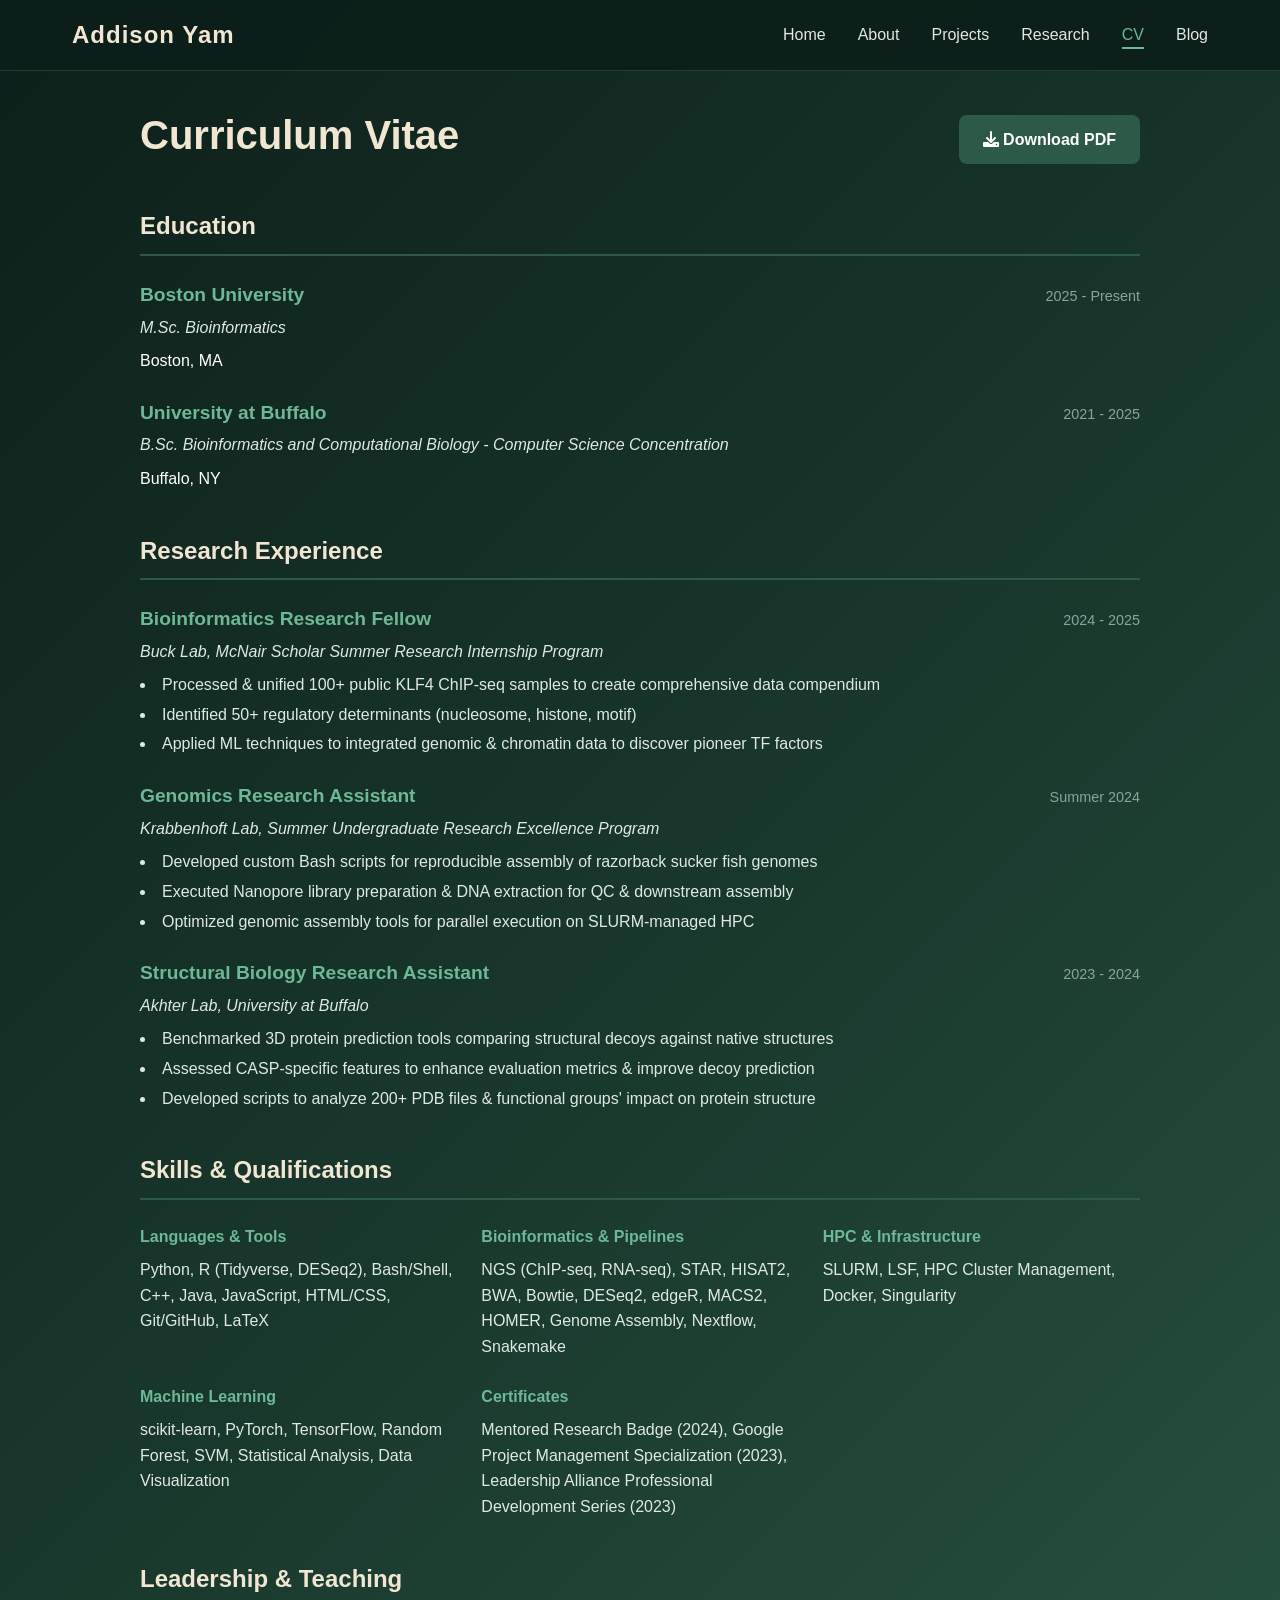
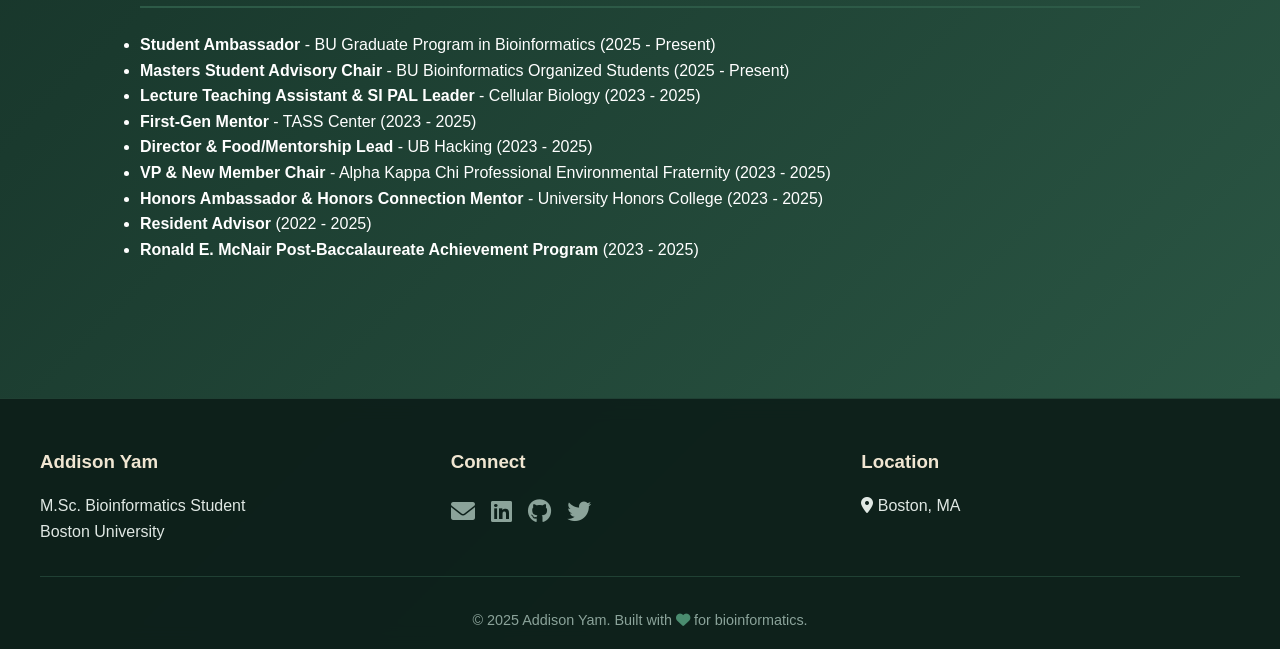
<file: archive/cv.html>
<!DOCTYPE html>
<html lang="en">
<head>
    <meta charset="UTF-8">
    <meta name="viewport" content="width=device-width, initial-scale=1.0">
    <title>CV | Addison Yam</title>
    <link rel="stylesheet" href="legacy.css"><meta name="robots" content="noindex">
    <link rel="stylesheet" href="https://cdnjs.cloudflare.com/ajax/libs/font-awesome/6.0.0/css/all.min.css">
</head>
<body>
    <nav class="navbar">
        <div class="nav-container">
            <a href="index.html" class="nav-logo">Addison Yam</a>
            <ul class="nav-menu">
                <li><a href="index.html">Home</a></li>
                <li><a href="about.html">About</a></li>
                <li><a href="projects.html">Projects</a></li>
                <li><a href="research.html">Research</a></li>
                <li><a href="cv.html" class="active">CV</a></li>
                <li><a href="blog.html">Blog</a></li>
            </ul>
        </div>
    </nav>

    <main class="page-content">
        <div class="container">
            <div class="cv-header">
                <h1 class="page-title">Curriculum Vitae</h1>
                <a href="March_2026_CV.pdf" class="btn btn-primary" download>
                    <i class="fas fa-download"></i> Download PDF
                </a>
            </div>

            <div class="cv-section">
                <h2>Education</h2>
                <div class="cv-item">
                    <div class="cv-item-header">
                        <h3>Boston University</h3>
                        <span class="cv-date">2025 - Present</span>
                    </div>
                    <p class="cv-subtitle">M.Sc. Bioinformatics</p>
                    <p>Boston, MA</p>
                </div>
                <div class="cv-item">
                    <div class="cv-item-header">
                        <h3>University at Buffalo</h3>
                        <span class="cv-date">2021 - 2025</span>
                    </div>
                    <p class="cv-subtitle">B.Sc. Bioinformatics and Computational Biology - Computer Science Concentration</p>
                    <p>Buffalo, NY</p>
                </div>
            </div>

            <div class="cv-section">
                <h2>Research Experience</h2>
                
                <div class="cv-item">
                    <div class="cv-item-header">
                        <h3>Bioinformatics Research Fellow</h3>
                        <span class="cv-date">2024 - 2025</span>
                    </div>
                    <p class="cv-subtitle">Buck Lab, McNair Scholar Summer Research Internship Program</p>
                    <ul>
                        <li>Processed & unified 100+ public KLF4 ChIP-seq samples to create comprehensive data compendium</li>
                        <li>Identified 50+ regulatory determinants (nucleosome, histone, motif)</li>
                        <li>Applied ML techniques to integrated genomic & chromatin data to discover pioneer TF factors</li>
                    </ul>
                </div>

                <div class="cv-item">
                    <div class="cv-item-header">
                        <h3>Genomics Research Assistant</h3>
                        <span class="cv-date">Summer 2024</span>
                    </div>
                    <p class="cv-subtitle">Krabbenhoft Lab, Summer Undergraduate Research Excellence Program</p>
                    <ul>
                        <li>Developed custom Bash scripts for reproducible assembly of razorback sucker fish genomes</li>
                        <li>Executed Nanopore library preparation & DNA extraction for QC & downstream assembly</li>
                        <li>Optimized genomic assembly tools for parallel execution on SLURM-managed HPC</li>
                    </ul>
                </div>

                <div class="cv-item">
                    <div class="cv-item-header">
                        <h3>Structural Biology Research Assistant</h3>
                        <span class="cv-date">2023 - 2024</span>
                    </div>
                    <p class="cv-subtitle">Akhter Lab, University at Buffalo</p>
                    <ul>
                        <li>Benchmarked 3D protein prediction tools comparing structural decoys against native structures</li>
                        <li>Assessed CASP-specific features to enhance evaluation metrics & improve decoy prediction</li>
                        <li>Developed scripts to analyze 200+ PDB files & functional groups' impact on protein structure</li>
                    </ul>
                </div>
            </div>

            <div class="cv-section">
                <h2>Skills & Qualifications</h2>
                <div class="skills-grid">
                    <div>
                        <h4>Languages & Tools</h4>
                        <p>Python, R (Tidyverse, DESeq2), Bash/Shell, C++, Java, JavaScript, HTML/CSS, Git/GitHub, LaTeX</p>
                    </div>
                    <div>
                        <h4>Bioinformatics & Pipelines</h4>
                        <p>NGS (ChIP-seq, RNA-seq), STAR, HISAT2, BWA, Bowtie, DESeq2, edgeR, MACS2, HOMER, Genome Assembly, Nextflow, Snakemake</p>
                    </div>
                    <div>
                        <h4>HPC & Infrastructure</h4>
                        <p>SLURM, LSF, HPC Cluster Management, Docker, Singularity</p>
                    </div>
                    <div>
                        <h4>Machine Learning</h4>
                        <p>scikit-learn, PyTorch, TensorFlow, Random Forest, SVM, Statistical Analysis, Data Visualization</p>
                    </div>
                    <div>
                        <h4>Certificates</h4>
                        <p>Mentored Research Badge (2024), Google Project Management Specialization (2023), Leadership Alliance Professional Development Series (2023)</p>
                    </div>
                </div>
            </div>

            <div class="cv-section">
                <h2>Leadership & Teaching</h2>
                <ul>
                    <li><strong>Student Ambassador</strong> - BU Graduate Program in Bioinformatics (2025 - Present)</li>
                    <li><strong>Masters Student Advisory Chair</strong> - BU Bioinformatics Organized Students (2025 - Present)</li>
                    <li><strong>Lecture Teaching Assistant & SI PAL Leader</strong> - Cellular Biology (2023 - 2025)</li>
                    <li><strong>First-Gen Mentor </strong> - TASS Center (2023 - 2025)</li>
                    <li><strong>Director & Food/Mentorship Lead</strong> - UB Hacking (2023 - 2025)</li>
                    <li><strong>VP & New Member Chair</strong> - Alpha Kappa Chi Professional Environmental Fraternity (2023 - 2025)</li>
                    <li><strong>Honors Ambassador & Honors Connection Mentor</strong> - University Honors College (2023 - 2025)</li>
                    <li><strong>Resident Advisor</strong> (2022 - 2025)</li>
                    <li><strong>Ronald E. McNair Post-Baccalaureate Achievement Program</strong> (2023 - 2025)</li>
                </ul>
            </div>
        </div>
    </main>

    <footer>
        <div class="footer-content">
            <div class="footer-section">
                <h3>Addison Yam</h3>
                <p>M.Sc. Bioinformatics Student<br>Boston University</p>
            </div>
            <div class="footer-section">
                <h3>Connect</h3>
                <div class="social-links">
                    <a href="mailto:yamaddison@gmail.com"><i class="fas fa-envelope"></i></a>
                    <a href="https://linkedin.com/in/addison-yam"><i class="fab fa-linkedin"></i></a>
                    <a href="https://github.com/addisonyam"><i class="fab fa-github"></i></a>
                    <a href="#"><i class="fab fa-twitter"></i></a>
                </div>
            </div>
            <div class="footer-section">
                <h3>Location</h3>
                <p><i class="fas fa-map-marker-alt"></i> Boston, MA</p>
            </div>
        </div>
        <div class="footer-bottom">
            <p>&copy; 2025 Addison Yam. Built with <i class="fas fa-heart"></i> for bioinformatics.</p>
        </div>
    </footer>
</body>
</html>
</file>
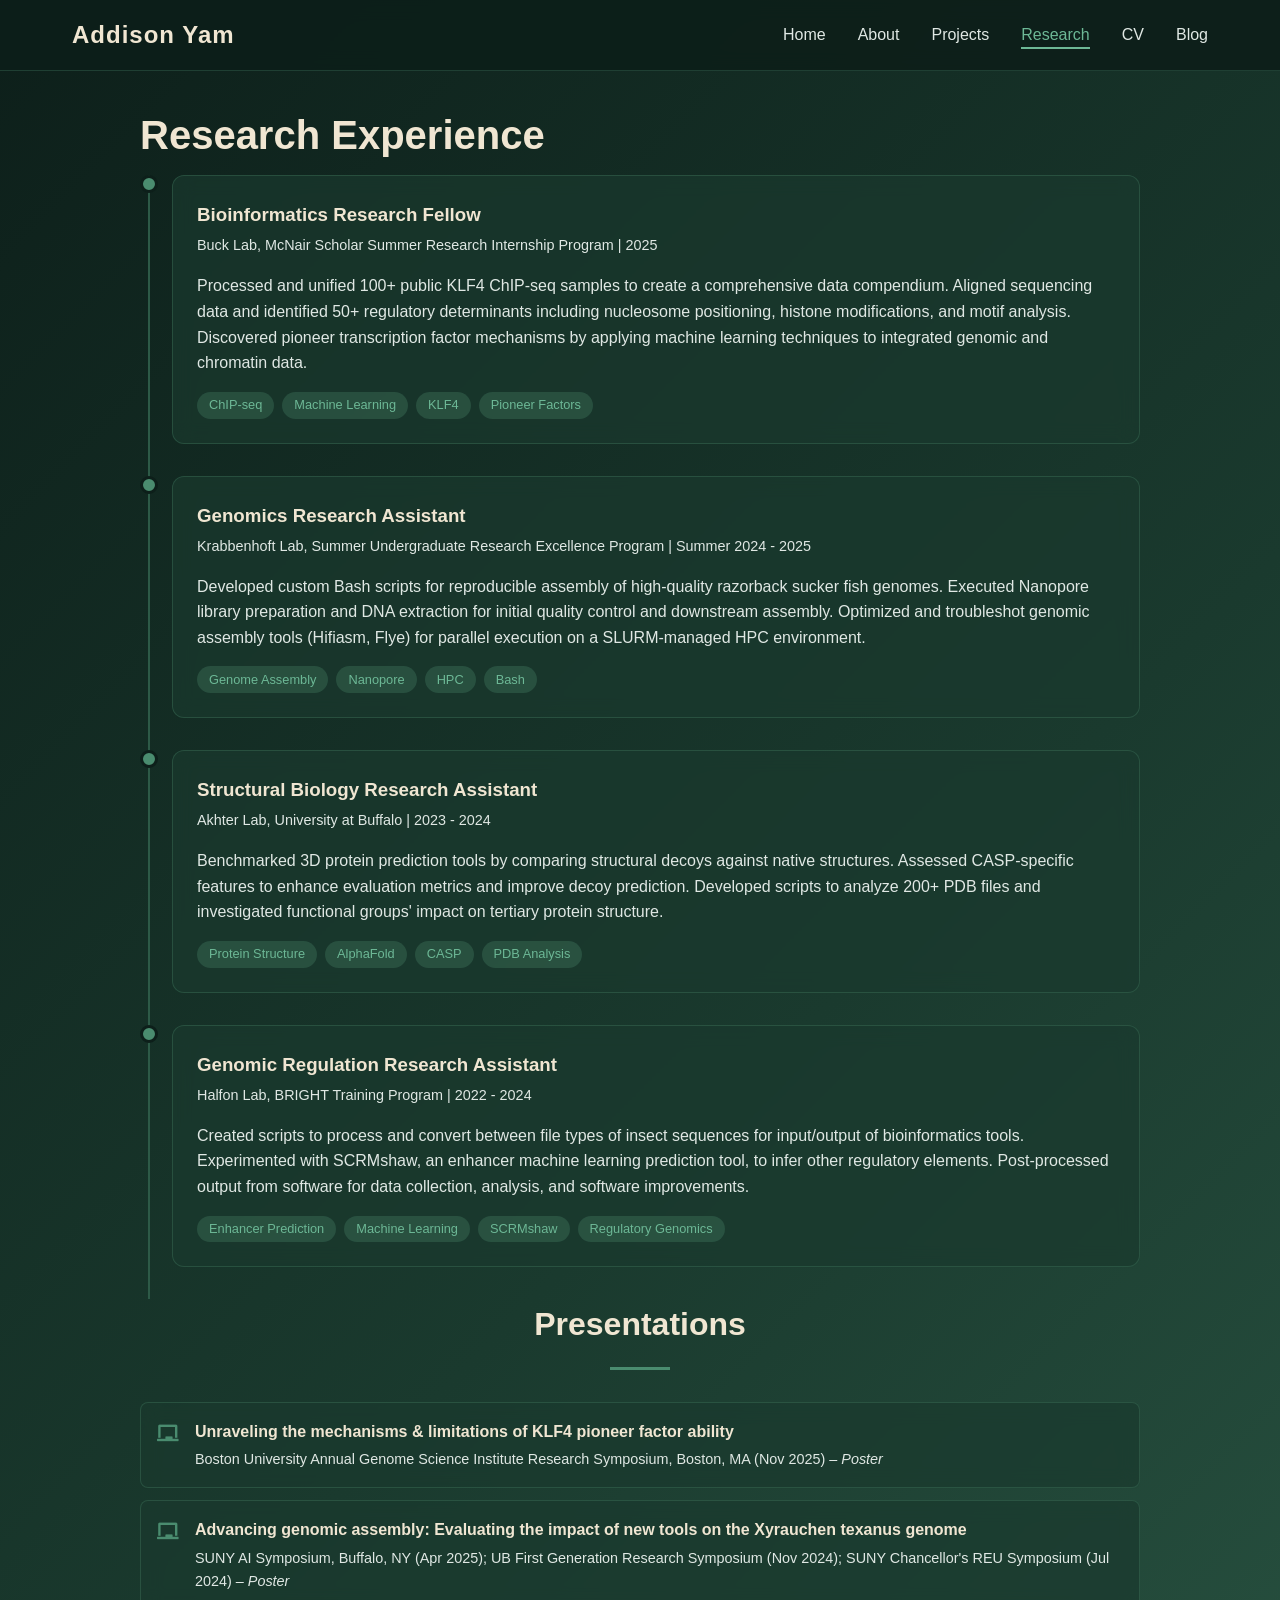
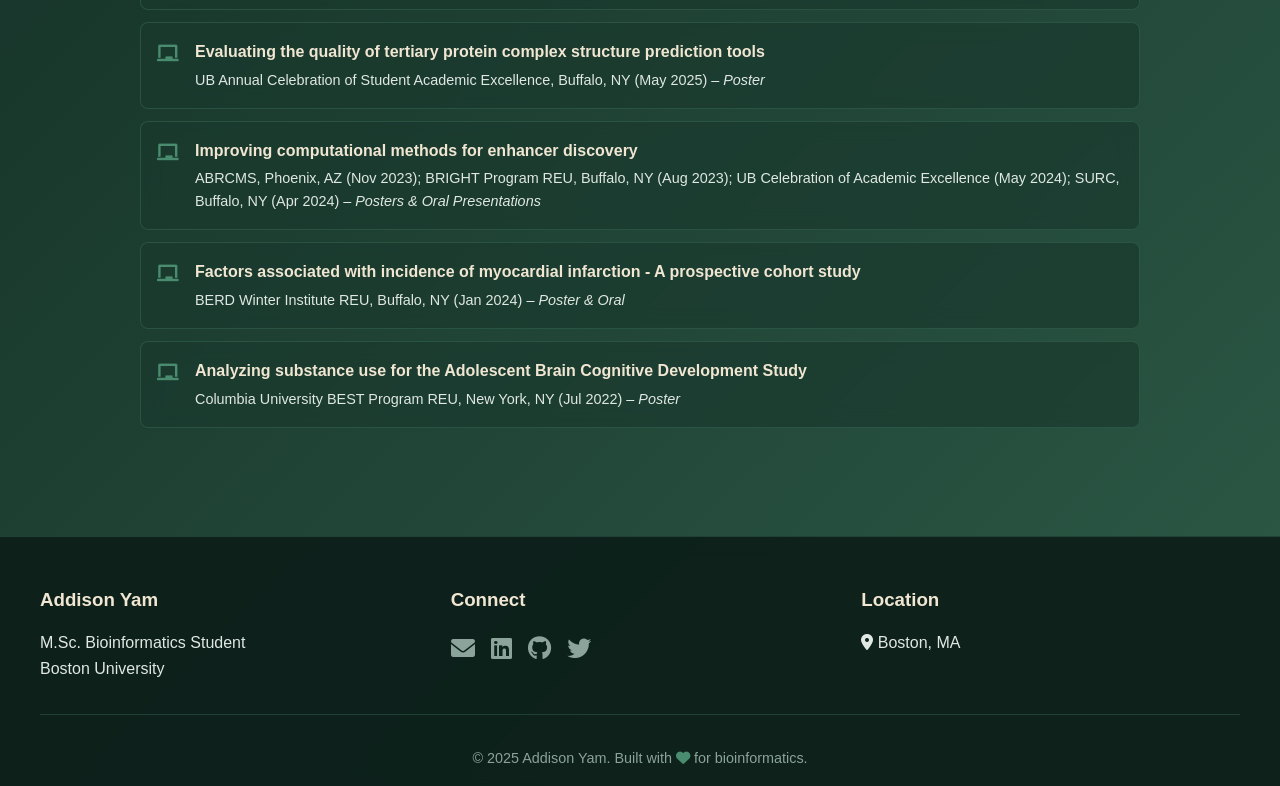
<file: archive/research.html>
<!DOCTYPE html>
<html lang="en">
<head>
    <meta charset="UTF-8">
    <meta name="viewport" content="width=device-width, initial-scale=1.0">
    <title>Research | Addison Yam</title>
    <link rel="stylesheet" href="legacy.css"><meta name="robots" content="noindex">
    <link rel="stylesheet" href="https://cdnjs.cloudflare.com/ajax/libs/font-awesome/6.0.0/css/all.min.css">
</head>
<body>
    <nav class="navbar">
        <div class="nav-container">
            <a href="index.html" class="nav-logo">Addison Yam</a>
            <ul class="nav-menu">
                <li><a href="index.html">Home</a></li>
                <li><a href="about.html">About</a></li>
                <li><a href="projects.html">Projects</a></li>
                <li><a href="research.html" class="active">Research</a></li>
                <li><a href="cv.html">CV</a></li>
                <li><a href="blog.html">Blog</a></li>
            </ul>
        </div>
    </nav>

    <main class="page-content">
        <div class="container">
            <h1 class="page-title">Research Experience</h1>
            
            <div class="timeline">
                <div class="timeline-item">
                    <div class="timeline-marker"></div>
                    <div class="timeline-content">
                        <h3>Bioinformatics Research Fellow</h3>
                        <p class="timeline-meta">Buck Lab, McNair Scholar Summer Research Internship Program | 2025</p>
                        <p>Processed and unified 100+ public KLF4 ChIP-seq samples to create a comprehensive data compendium. Aligned sequencing data and identified 50+ regulatory determinants including nucleosome positioning, histone modifications, and motif analysis. Discovered pioneer transcription factor mechanisms by applying machine learning techniques to integrated genomic and chromatin data.</p>
                        <div class="timeline-tags">
                            <span>ChIP-seq</span>
                            <span>Machine Learning</span>
                            <span>KLF4</span>
                            <span>Pioneer Factors</span>
                        </div>
                    </div>
                </div>

                <div class="timeline-item">
                    <div class="timeline-marker"></div>
                    <div class="timeline-content">
                        <h3>Genomics Research Assistant</h3>
                        <p class="timeline-meta">Krabbenhoft Lab, Summer Undergraduate Research Excellence Program | Summer 2024 - 2025</p>
                        <p>Developed custom Bash scripts for reproducible assembly of high-quality razorback sucker fish genomes. Executed Nanopore library preparation and DNA extraction for initial quality control and downstream assembly. Optimized and troubleshot genomic assembly tools (Hifiasm, Flye) for parallel execution on a SLURM-managed HPC environment.</p>
                        <div class="timeline-tags">
                            <span>Genome Assembly</span>
                            <span>Nanopore</span>
                            <span>HPC</span>
                            <span>Bash</span>
                        </div>
                    </div>
                </div>

                <div class="timeline-item">
                    <div class="timeline-marker"></div>
                    <div class="timeline-content">
                        <h3>Structural Biology Research Assistant</h3>
                        <p class="timeline-meta">Akhter Lab, University at Buffalo | 2023 - 2024</p>
                        <p>Benchmarked 3D protein prediction tools by comparing structural decoys against native structures. Assessed CASP-specific features to enhance evaluation metrics and improve decoy prediction. Developed scripts to analyze 200+ PDB files and investigated functional groups' impact on tertiary protein structure.</p>
                        <div class="timeline-tags">
                            <span>Protein Structure</span>
                            <span>AlphaFold</span>
                            <span>CASP</span>
                            <span>PDB Analysis</span>
                        </div>
                    </div>
                </div>

                <div class="timeline-item">
                    <div class="timeline-marker"></div>
                    <div class="timeline-content">
                        <h3>Genomic Regulation Research Assistant</h3>
                        <p class="timeline-meta">Halfon Lab, BRIGHT Training Program | 2022 - 2024</p>
                        <p>Created scripts to process and convert between file types of insect sequences for input/output of bioinformatics tools. Experimented with SCRMshaw, an enhancer machine learning prediction tool, to infer other regulatory elements. Post-processed output from software for data collection, analysis, and software improvements.</p>
                        <div class="timeline-tags">
                            <span>Enhancer Prediction</span>
                            <span>Machine Learning</span>
                            <span>SCRMshaw</span>
                            <span>Regulatory Genomics</span>
                        </div>
                    </div>
                </div>
            </div>

            <h2 class="section-title">Presentations</h2>
            <div class="presentations-list">
                <div class="presentation-item">
                    <i class="fas fa-chalkboard"></i>
                    <div>
                        <h4>Unraveling the mechanisms & limitations of KLF4 pioneer factor ability</h4>
                        <p>Boston University Annual Genome Science Institute Research Symposium, Boston, MA (Nov 2025) – <em>Poster</em></p>
                    </div>
                </div>
                <div class="presentation-item">
                    <i class="fas fa-chalkboard"></i>
                    <div>
                        <h4>Advancing genomic assembly: Evaluating the impact of new tools on the Xyrauchen texanus genome</h4>
                        <p>SUNY AI Symposium, Buffalo, NY (Apr 2025); UB First Generation Research Symposium (Nov 2024); SUNY Chancellor's REU Symposium (Jul 2024) – <em>Poster</em></p>
                    </div>
                </div>
                <div class="presentation-item">
                    <i class="fas fa-chalkboard"></i>
                    <div>
                        <h4>Evaluating the quality of tertiary protein complex structure prediction tools</h4>
                        <p>UB Annual Celebration of Student Academic Excellence, Buffalo, NY (May 2025) – <em>Poster</em></p>
                    </div>
                </div>
                <div class="presentation-item">
                    <i class="fas fa-chalkboard"></i>
                    <div>
                        <h4>Improving computational methods for enhancer discovery</h4>
                        <p>ABRCMS, Phoenix, AZ (Nov 2023); BRIGHT Program REU, Buffalo, NY (Aug 2023); UB Celebration of Academic Excellence (May 2024); SURC, Buffalo, NY (Apr 2024) – <em>Posters & Oral Presentations</em></p>
                    </div>
                </div>
                <div class="presentation-item">
                    <i class="fas fa-chalkboard"></i>
                    <div>
                        <h4>Factors associated with incidence of myocardial infarction - A prospective cohort study</h4>
                        <p>BERD Winter Institute REU, Buffalo, NY (Jan 2024) – <em>Poster & Oral</em></p>
                    </div>
                </div>
                <div class="presentation-item">
                    <i class="fas fa-chalkboard"></i>
                    <div>
                        <h4>Analyzing substance use for the Adolescent Brain Cognitive Development Study</h4>
                        <p>Columbia University BEST Program REU, New York, NY (Jul 2022) – <em>Poster</em></p>
                    </div>
                </div>
            </div>
        </div>
    </main>

    <footer>
        <div class="footer-content">
            <div class="footer-section">
                <h3>Addison Yam</h3>
                <p>M.Sc. Bioinformatics Student<br>Boston University</p>
            </div>
            <div class="footer-section">
                <h3>Connect</h3>
                <div class="social-links">
                    <a href="mailto:yamaddison@gmail.com"><i class="fas fa-envelope"></i></a>
                    <a href="https://linkedin.com/in/addison-yam"><i class="fab fa-linkedin"></i></a>
                    <a href="https://github.com/addisonyam"><i class="fab fa-github"></i></a>
                    <a href="#"><i class="fab fa-twitter"></i></a>
                </div>
            </div>
            <div class="footer-section">
                <h3>Location</h3>
                <p><i class="fas fa-map-marker-alt"></i> Boston, MA</p>
            </div>
        </div>
        <div class="footer-bottom">
            <p>&copy; 2025 Addison Yam. Built with <i class="fas fa-heart"></i> for bioinformatics.</p>
        </div>
    </footer>
</body>
</html>
</file>
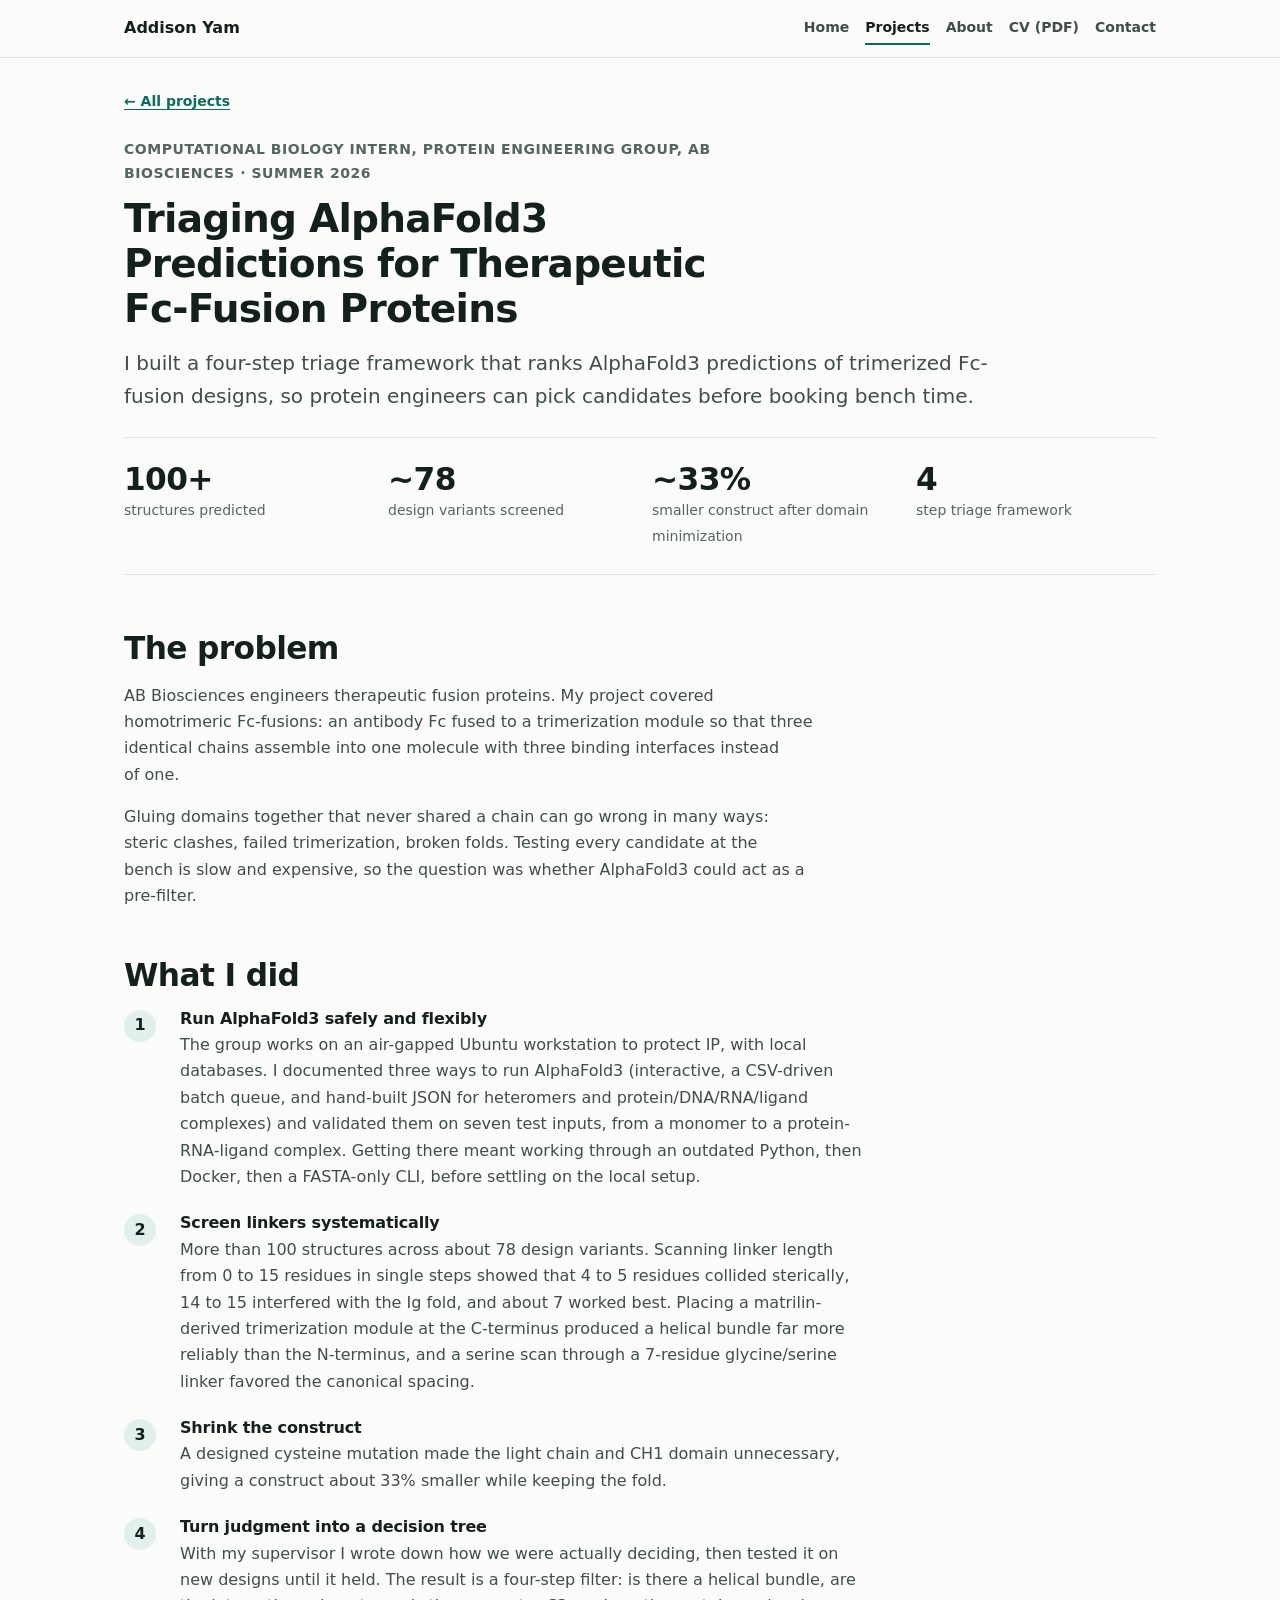
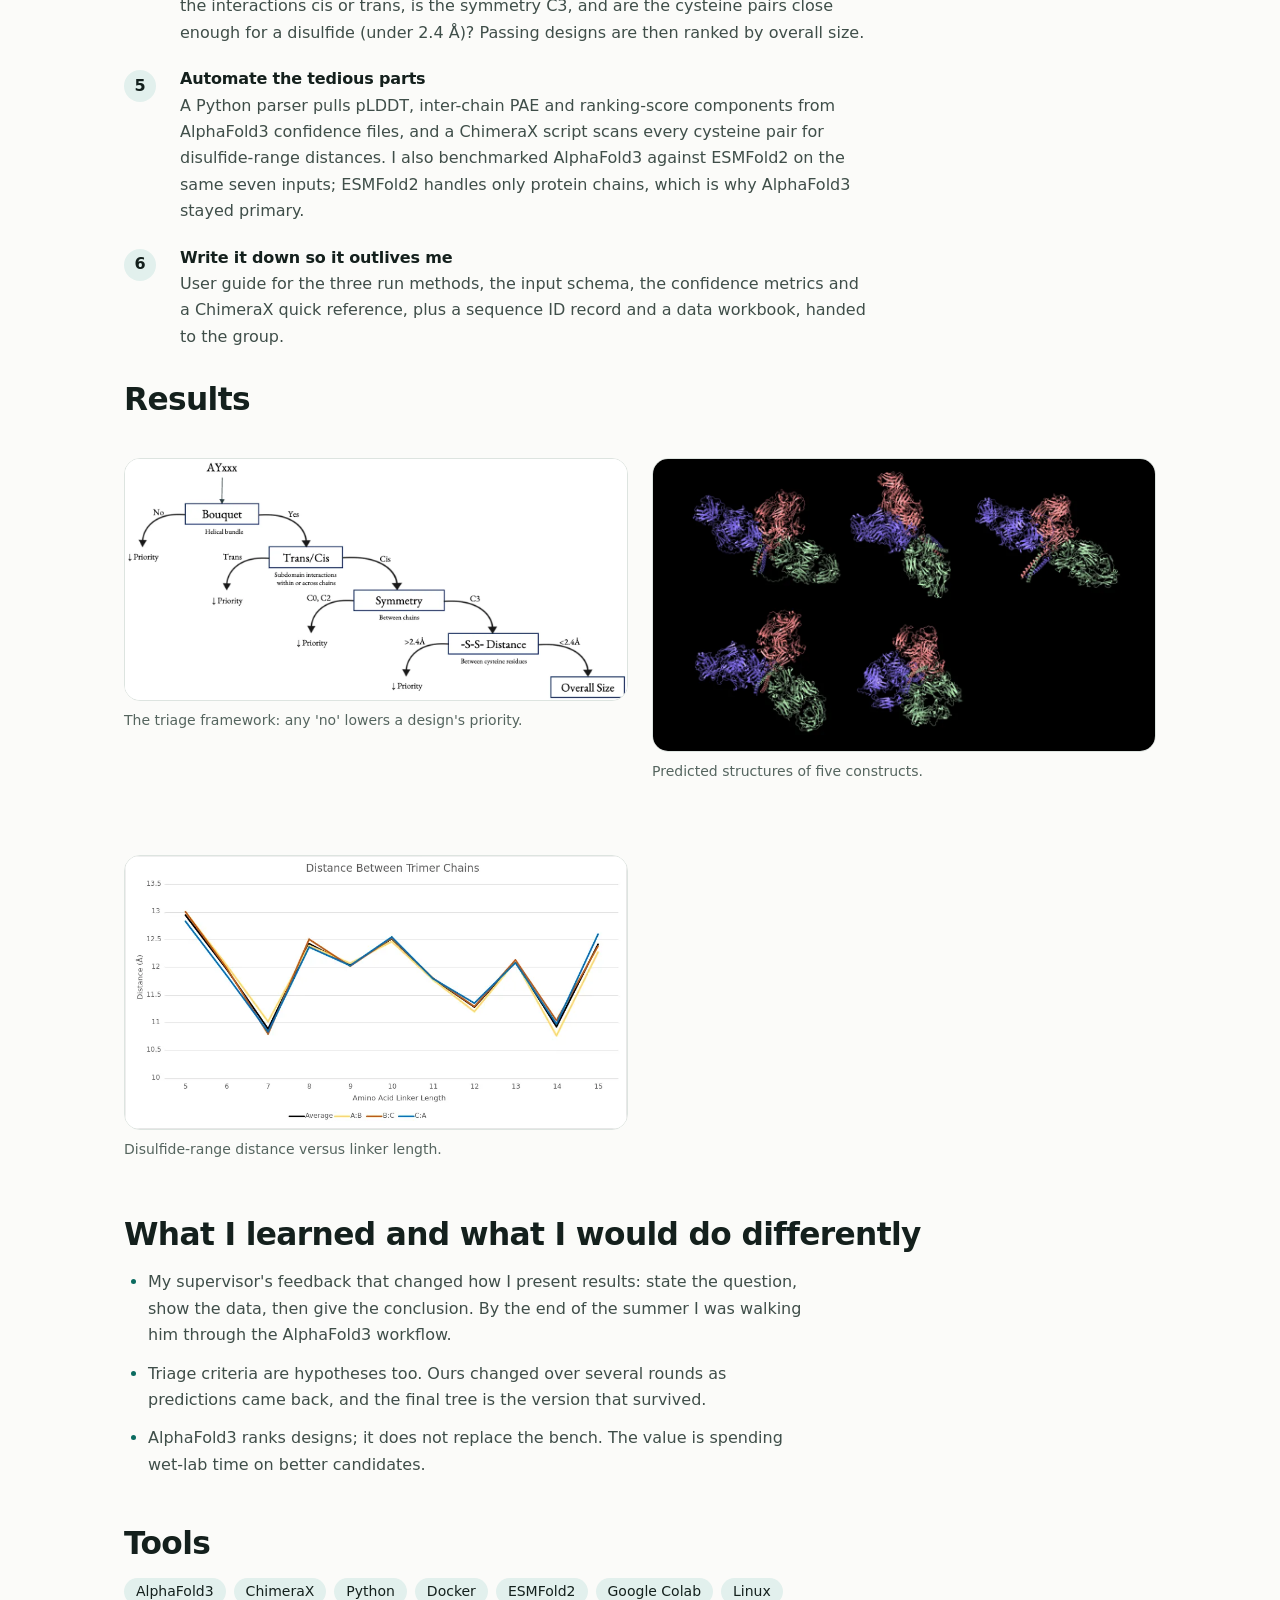
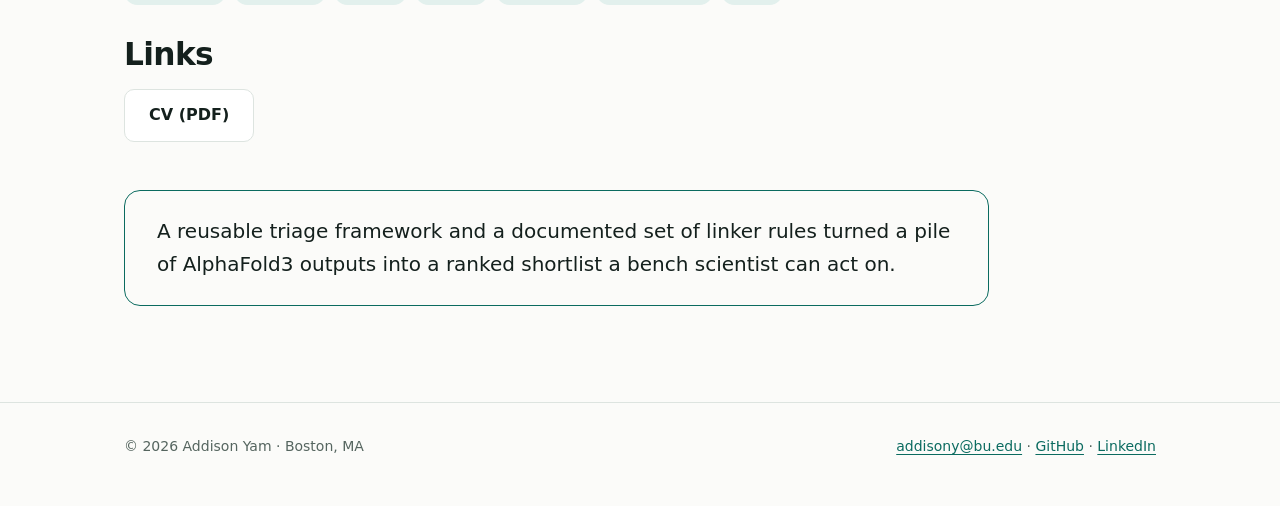
<file: projects/ab-biosciences.html>
<!DOCTYPE html>
<html lang="en"><head><meta charset="utf-8"><meta name="viewport" content="width=device-width, initial-scale=1">
<title>Triaging AlphaFold3 Predictions for Therapeutic Fc-Fusion Proteins | Addison Yam</title><meta name="description" content="I built a four-step triage framework that ranks AlphaFold3 predictions of trimerized Fc-fusion designs, so protein engineers can pick candidates before booking bench time."><meta name="color-scheme" content="light dark">
<link rel="stylesheet" href="../style.css?v=3"></head><body>
<a class="skip" href="#main">Skip to content</a>
<header class="nav"><div class="wrap"><a class="brand" href="../index.html">Addison Yam</a><nav aria-label="Main"><ul><li><a href="../index.html">Home</a></li><li><a href="../projects.html" aria-current=page>Projects</a></li><li><a href="../about.html">About</a></li><li><a href="../Addison_Yam_CV_Nov_2026.pdf">CV (PDF)</a></li><li><a href="../index.html#contact">Contact</a></li></ul></nav></div></header>
<main id="main"><div class="wrap"><a class="back" href="../projects.html">← All projects</a>
<header class="proj-head"><p class="eyebrow">Computational Biology Intern, Protein Engineering Group, AB Biosciences · Summer 2026</p><h1>Triaging AlphaFold3 Predictions for Therapeutic Fc-Fusion Proteins</h1><p class="lede">I built a four-step triage framework that ranks AlphaFold3 predictions of trimerized Fc-fusion designs, so protein engineers can pick candidates before booking bench time.</p></header>
<div class="stats"><div><b>100+</b><span>structures predicted</span></div><div><b>~78</b><span>design variants screened</span></div><div><b>~33%</b><span>smaller construct after domain minimization</span></div><div><b>4</b><span>step triage framework</span></div></div>
<section style="padding-top:var(--s-6)"><h2>The problem</h2><div style="margin-top:var(--s-4)"><p>AB Biosciences engineers therapeutic fusion proteins. My project covered homotrimeric Fc-fusions: an antibody Fc fused to a trimerization module so that three identical chains assemble into one molecule with three binding interfaces instead of one.</p><p>Gluing domains together that never shared a chain can go wrong in many ways: steric clashes, failed trimerization, broken folds. Testing every candidate at the bench is slow and expensive, so the question was whether AlphaFold3 could act as a pre-filter.</p></div></section>
<section style="padding-top:var(--s-6)"><h2>What I did</h2><div style="margin-top:var(--s-4)"><ol class="steps"><li><h3>Run AlphaFold3 safely and flexibly</h3><p>The group works on an air-gapped Ubuntu workstation to protect IP, with local databases. I documented three ways to run AlphaFold3 (interactive, a CSV-driven batch queue, and hand-built JSON for heteromers and protein/DNA/RNA/ligand complexes) and validated them on seven test inputs, from a monomer to a protein-RNA-ligand complex. Getting there meant working through an outdated Python, then Docker, then a FASTA-only CLI, before settling on the local setup.</p></li><li><h3>Screen linkers systematically</h3><p>More than 100 structures across about 78 design variants. Scanning linker length from 0 to 15 residues in single steps showed that 4 to 5 residues collided sterically, 14 to 15 interfered with the Ig fold, and about 7 worked best. Placing a matrilin-derived trimerization module at the C-terminus produced a helical bundle far more reliably than the N-terminus, and a serine scan through a 7-residue glycine/serine linker favored the canonical spacing.</p></li><li><h3>Shrink the construct</h3><p>A designed cysteine mutation made the light chain and CH1 domain unnecessary, giving a construct about 33% smaller while keeping the fold.</p></li><li><h3>Turn judgment into a decision tree</h3><p>With my supervisor I wrote down how we were actually deciding, then tested it on new designs until it held. The result is a four-step filter: is there a helical bundle, are the interactions cis or trans, is the symmetry C3, and are the cysteine pairs close enough for a disulfide (under 2.4 Å)? Passing designs are then ranked by overall size.</p></li><li><h3>Automate the tedious parts</h3><p>A Python parser pulls pLDDT, inter-chain PAE and ranking-score components from AlphaFold3 confidence files, and a ChimeraX script scans every cysteine pair for disulfide-range distances. I also benchmarked AlphaFold3 against ESMFold2 on the same seven inputs; ESMFold2 handles only protein chains, which is why AlphaFold3 stayed primary.</p></li><li><h3>Write it down so it outlives me</h3><p>User guide for the three run methods, the input schema, the confidence metrics and a ChimeraX quick reference, plus a sequence ID record and a data workbook, handed to the group.</p></li></ol></div></section>

<section style="padding-top:var(--s-6)"><h2>Results</h2><div style="margin-top:var(--s-4)"><div class="figs"><figure><div class="media"><img src="../assets/img/ab-biosciences-image4.webp" alt="Decision tree for triaging AlphaFold3 predictions: helical bundle, cis versus trans, C3 symmetry, disulfide distance under 2.4 angstroms, then overall size" width="1354" height="650" loading="lazy" decoding="async"></div><figcaption>The triage framework: any 'no' lowers a design's priority.</figcaption></figure><figure><div class="media"><img src="../assets/img/ab-biosciences-image2.webp" alt="Five AlphaFold3 predicted structures of fusion constructs shown side by side" width="1078" height="626" loading="lazy" decoding="async"></div><figcaption>Predicted structures of five constructs.</figcaption></figure><figure><div class="media"><img src="../assets/img/ab-biosciences-image3.webp" alt="Plot of cysteine pair distance against linker length across designs" width="893" height="487" loading="lazy" decoding="async"></div><figcaption>Disulfide-range distance versus linker length.</figcaption></figure></div></div></section>
<section style="padding-top:var(--s-6)"><h2>What I learned and what I would do differently</h2><div style="margin-top:var(--s-4)"><ul class="bul"><li>My supervisor's feedback that changed how I present results: state the question, show the data, then give the conclusion. By the end of the summer I was walking him through the AlphaFold3 workflow.</li><li>Triage criteria are hypotheses too. Ours changed over several rounds as predictions came back, and the final tree is the version that survived.</li><li>AlphaFold3 ranks designs; it does not replace the bench. The value is spending wet-lab time on better candidates.</li></ul></div></section>
<section style="padding-top:var(--s-6)"><h2>Tools</h2><div style="margin-top:var(--s-4)"><ul class="tags"><li>AlphaFold3</li><li>ChimeraX</li><li>Python</li><li>Docker</li><li>ESMFold2</li><li>Google Colab</li><li>Linux</li></ul></div></section>
<section style="padding-top:var(--s-6)"><h2>Links</h2><div style="margin-top:var(--s-4)"><ul class="links"><li><a class="btn" href="../Addison_Yam_CV_Nov_2026.pdf">CV (PDF)</a></li></ul></div></section>
<p class="takeaway">A reusable triage framework and a documented set of linker rules turned a pile of AlphaFold3 outputs into a ranked shortlist a bench scientist can act on.</p></div></main>
<footer><div class="wrap"><span>© 2026 Addison Yam · Boston, MA</span><span><a href="mailto:addisony@bu.edu">addisony@bu.edu</a> · <a href="https://github.com/addisonyam/">GitHub</a> · <a href="https://www.linkedin.com/in/addisonyam">LinkedIn</a></span></div></footer>
<script src="../assets/main.js" defer></script></body></html>
</file>
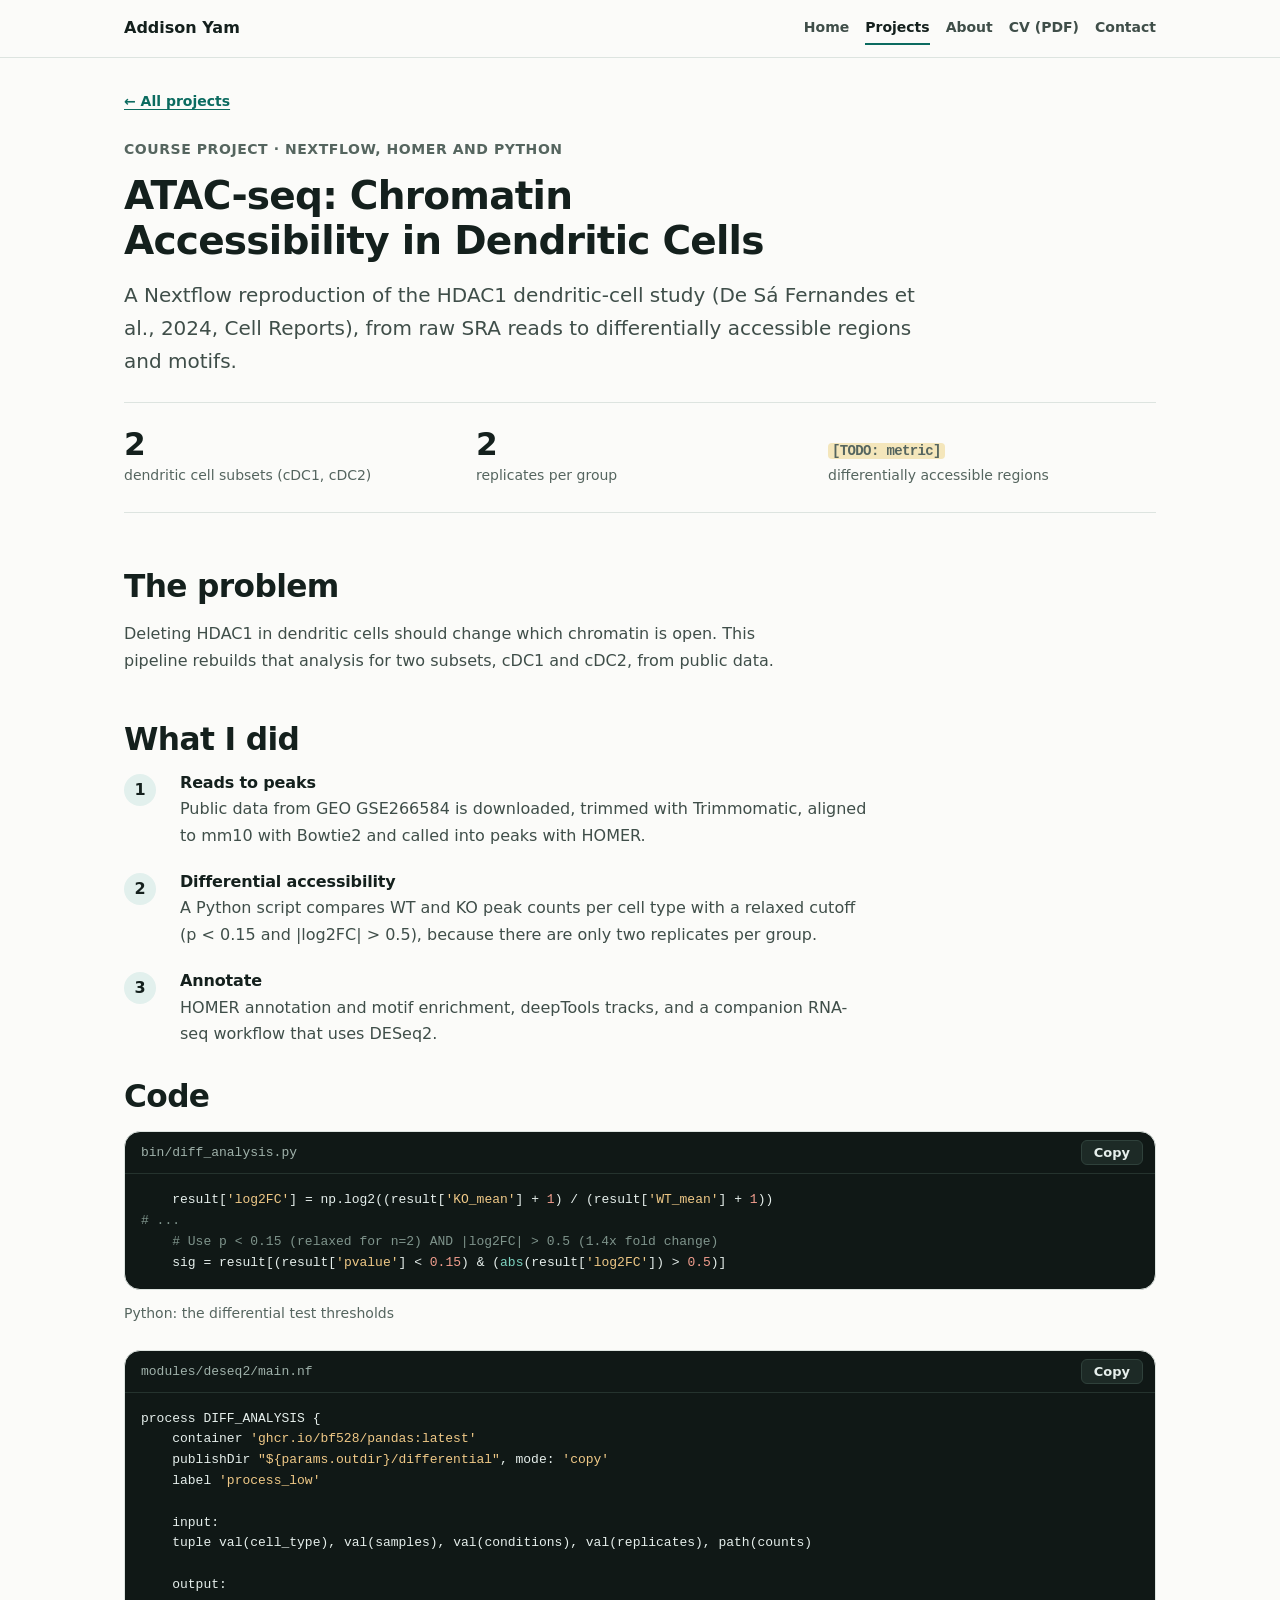
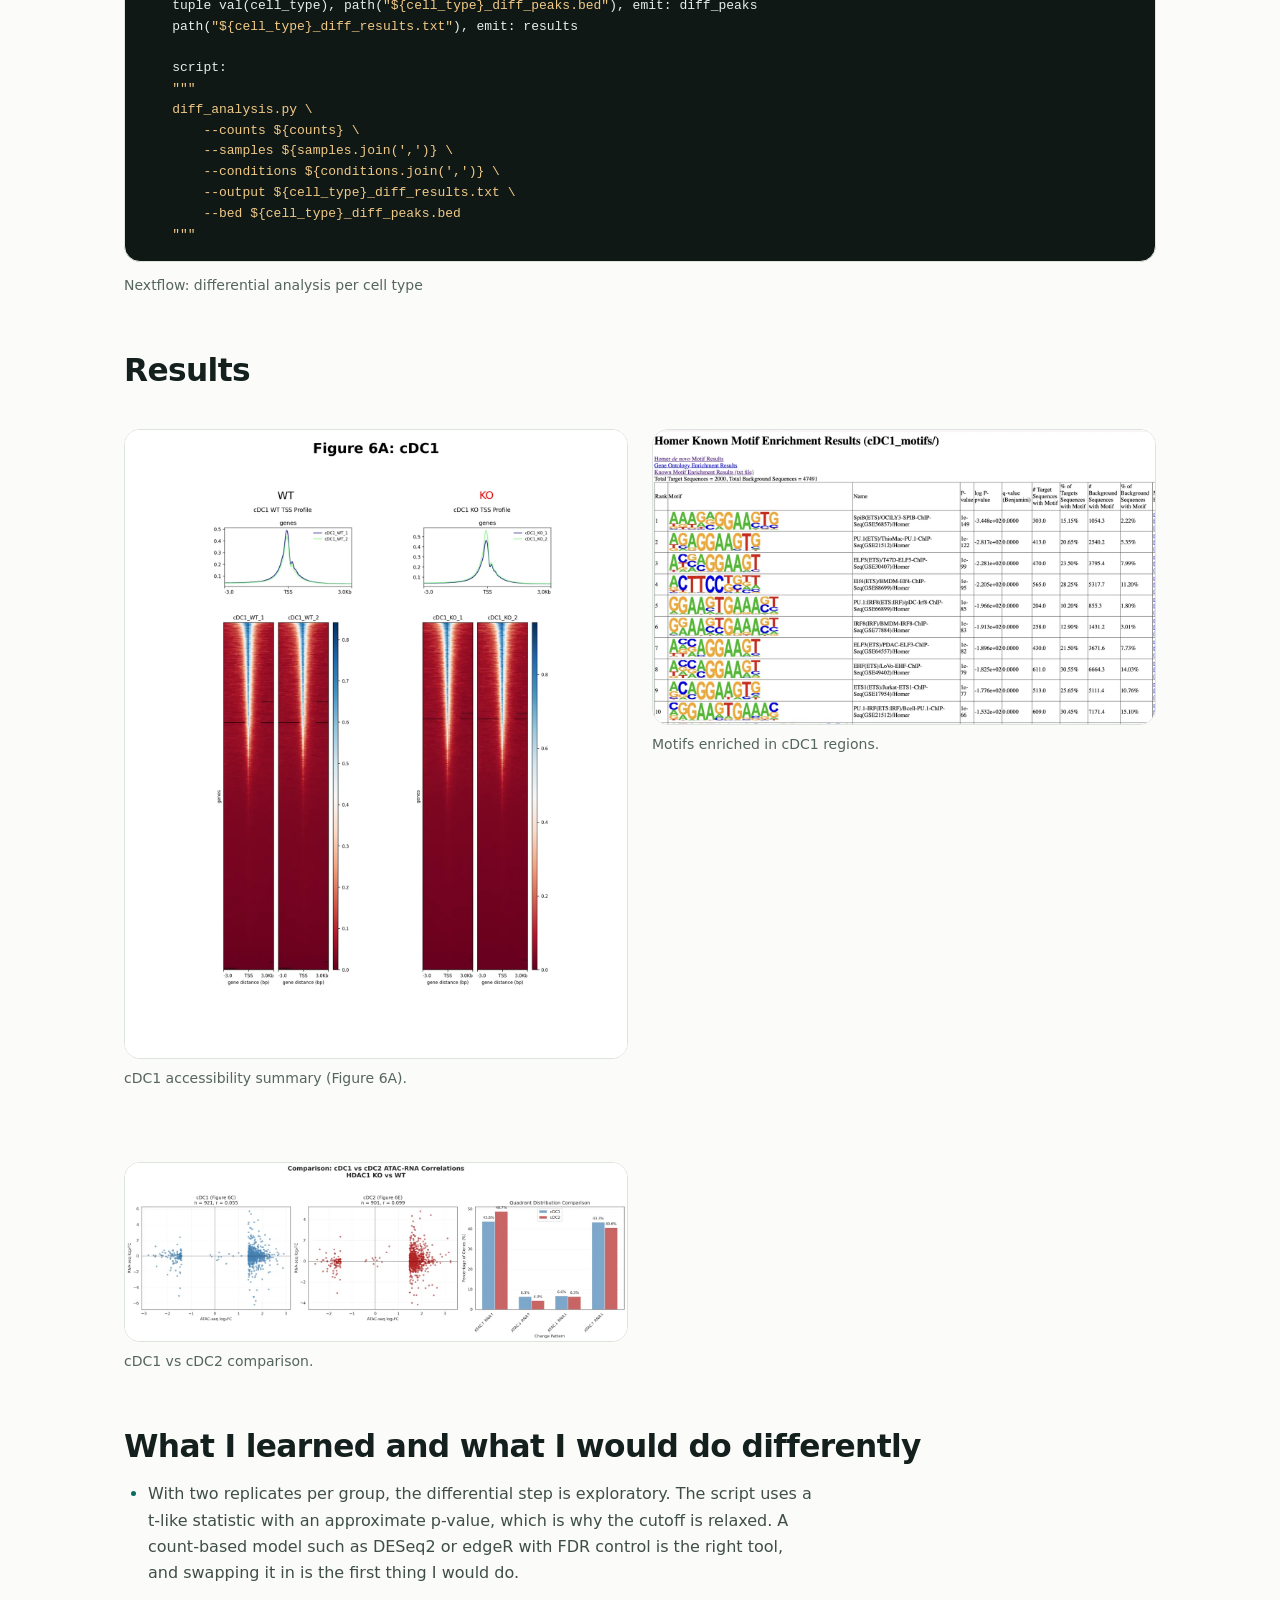
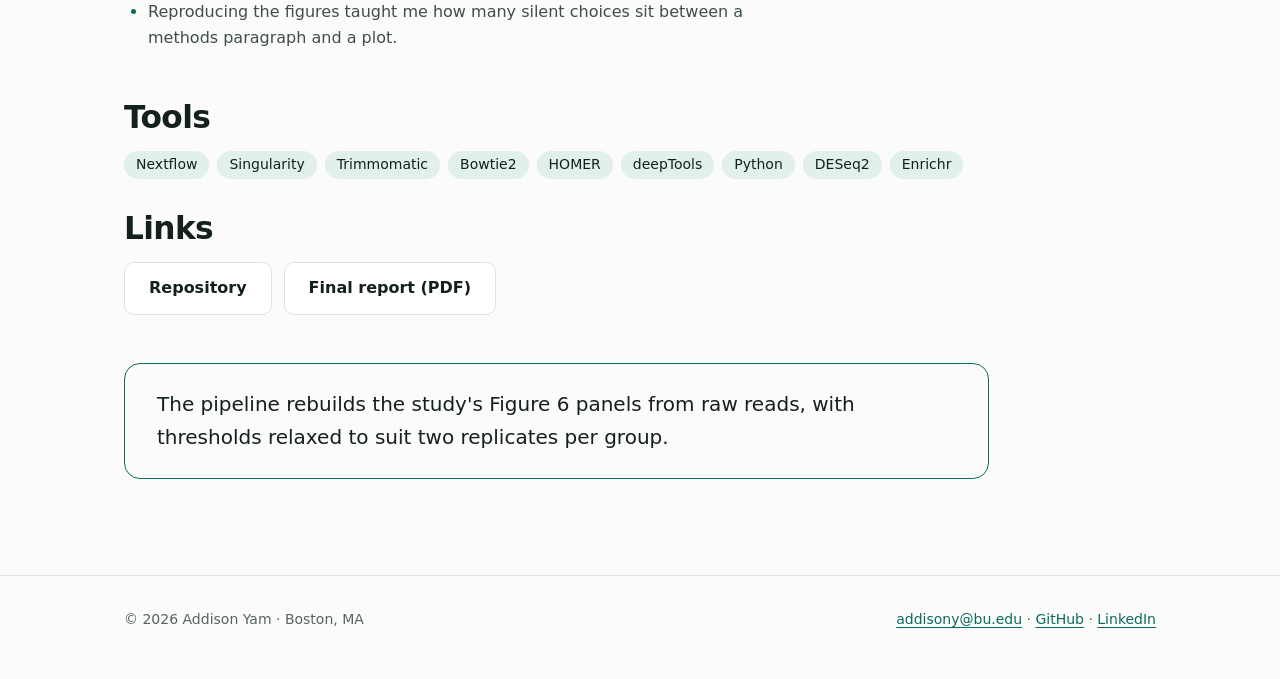
<file: projects/atacseq-hdac1.html>
<!DOCTYPE html>
<html lang="en"><head><meta charset="utf-8"><meta name="viewport" content="width=device-width, initial-scale=1">
<title>ATAC-seq: Chromatin Accessibility in Dendritic Cells | Addison Yam</title><meta name="description" content="A Nextflow reproduction of the HDAC1 dendritic-cell study (De Sá Fernandes et al., 2024, Cell Reports), from raw SRA reads to differentially accessible regions and motifs."><meta name="color-scheme" content="light dark">
<link rel="stylesheet" href="../style.css?v=3"></head><body>
<a class="skip" href="#main">Skip to content</a>
<header class="nav"><div class="wrap"><a class="brand" href="../index.html">Addison Yam</a><nav aria-label="Main"><ul><li><a href="../index.html">Home</a></li><li><a href="../projects.html" aria-current=page>Projects</a></li><li><a href="../about.html">About</a></li><li><a href="../Addison_Yam_CV_Nov_2026.pdf">CV (PDF)</a></li><li><a href="../index.html#contact">Contact</a></li></ul></nav></div></header>
<main id="main"><div class="wrap"><a class="back" href="../projects.html">← All projects</a>
<header class="proj-head"><p class="eyebrow">Course project · Nextflow, HOMER and Python</p><h1>ATAC-seq: Chromatin Accessibility in Dendritic Cells</h1><p class="lede">A Nextflow reproduction of the HDAC1 dendritic-cell study (De Sá Fernandes et al., 2024, Cell Reports), from raw SRA reads to differentially accessible regions and motifs.</p></header>
<div class="stats"><div><b>2</b><span>dendritic cell subsets (cDC1, cDC2)</span></div><div><b>2</b><span>replicates per group</span></div><div><b><span class="todo">[TODO: metric]</span></b><span>differentially accessible regions</span></div></div>
<section style="padding-top:var(--s-6)"><h2>The problem</h2><div style="margin-top:var(--s-4)"><p>Deleting HDAC1 in dendritic cells should change which chromatin is open. This pipeline rebuilds that analysis for two subsets, cDC1 and cDC2, from public data.</p></div></section>
<section style="padding-top:var(--s-6)"><h2>What I did</h2><div style="margin-top:var(--s-4)"><ol class="steps"><li><h3>Reads to peaks</h3><p>Public data from GEO GSE266584 is downloaded, trimmed with Trimmomatic, aligned to mm10 with Bowtie2 and called into peaks with HOMER.</p></li><li><h3>Differential accessibility</h3><p>A Python script compares WT and KO peak counts per cell type with a relaxed cutoff (p &lt; 0.15 and |log2FC| &gt; 0.5), because there are only two replicates per group.</p></li><li><h3>Annotate</h3><p>HOMER annotation and motif enrichment, deepTools tracks, and a companion RNA-seq workflow that uses DESeq2.</p></li></ol></div></section>
<section style="padding-top:var(--s-6)"><h2>Code</h2><div style="margin-top:var(--s-4)"><div class="code"><header><span>bin/diff_analysis.py</span><button type="button">Copy</button></header><pre class="hl"><code>    <span class="n">result</span><span class="p">[</span><span class="s1">'log2FC'</span><span class="p">]</span> <span class="o">=</span> <span class="n">np</span><span class="o">.</span><span class="n">log2</span><span class="p">((</span><span class="n">result</span><span class="p">[</span><span class="s1">'KO_mean'</span><span class="p">]</span> <span class="o">+</span> <span class="mi">1</span><span class="p">)</span> <span class="o">/</span> <span class="p">(</span><span class="n">result</span><span class="p">[</span><span class="s1">'WT_mean'</span><span class="p">]</span> <span class="o">+</span> <span class="mi">1</span><span class="p">))</span>
<span class="c1"># ...</span>
    <span class="c1"># Use p &lt; 0.15 (relaxed for n=2) AND |log2FC| &gt; 0.5 (1.4x fold change)</span>
    <span class="n">sig</span> <span class="o">=</span> <span class="n">result</span><span class="p">[(</span><span class="n">result</span><span class="p">[</span><span class="s1">'pvalue'</span><span class="p">]</span> <span class="o">&lt;</span> <span class="mf">0.15</span><span class="p">)</span> <span class="o">&amp;</span> <span class="p">(</span><span class="nb">abs</span><span class="p">(</span><span class="n">result</span><span class="p">[</span><span class="s1">'log2FC'</span><span class="p">])</span> <span class="o">&gt;</span> <span class="mf">0.5</span><span class="p">)]</span>
</code></pre></div><p class="cap">Python: the differential test thresholds</p><div class="code"><header><span>modules/deseq2/main.nf</span><button type="button">Copy</button></header><pre class="hl"><code><span class="n">process</span><span class="w"> </span><span class="n">DIFF_ANALYSIS</span><span class="w"> </span><span class="o">{</span>
<span class="w">    </span><span class="n">container</span><span class="w"> </span><span class="s1">'ghcr.io/bf528/pandas:latest'</span>
<span class="w">    </span><span class="n">publishDir</span><span class="w"> </span><span class="s2">"${params.outdir}/differential"</span><span class="o">,</span><span class="w"> </span><span class="nl">mode:</span><span class="w"> </span><span class="s1">'copy'</span>
<span class="w">    </span><span class="n">label</span><span class="w"> </span><span class="s1">'process_low'</span>

<span class="w">    </span><span class="nl">input:</span>
<span class="w">    </span><span class="n">tuple</span><span class="w"> </span><span class="n">val</span><span class="o">(</span><span class="n">cell_type</span><span class="o">),</span><span class="w"> </span><span class="n">val</span><span class="o">(</span><span class="n">samples</span><span class="o">),</span><span class="w"> </span><span class="n">val</span><span class="o">(</span><span class="n">conditions</span><span class="o">),</span><span class="w"> </span><span class="n">val</span><span class="o">(</span><span class="n">replicates</span><span class="o">),</span><span class="w"> </span><span class="n">path</span><span class="o">(</span><span class="n">counts</span><span class="o">)</span>

<span class="w">    </span><span class="nl">output:</span>
<span class="w">    </span><span class="n">tuple</span><span class="w"> </span><span class="n">val</span><span class="o">(</span><span class="n">cell_type</span><span class="o">),</span><span class="w"> </span><span class="n">path</span><span class="o">(</span><span class="s2">"${cell_type}_diff_peaks.bed"</span><span class="o">),</span><span class="w"> </span><span class="nl">emit:</span><span class="w"> </span><span class="n">diff_peaks</span>
<span class="w">    </span><span class="n">path</span><span class="o">(</span><span class="s2">"${cell_type}_diff_results.txt"</span><span class="o">),</span><span class="w"> </span><span class="nl">emit:</span><span class="w"> </span><span class="n">results</span>

<span class="w">    </span><span class="nl">script:</span>
<span class="w">    </span><span class="s2">"""</span>
<span class="s2">    diff_analysis.py \</span>
<span class="s2">        --counts ${counts} \</span>
<span class="s2">        --samples ${samples.join(',')} \</span>
<span class="s2">        --conditions ${conditions.join(',')} \</span>
<span class="s2">        --output ${cell_type}_diff_results.txt \</span>
<span class="s2">        --bed ${cell_type}_diff_peaks.bed</span>
<span class="s2">    """</span>
</code></pre></div><p class="cap">Nextflow: differential analysis per cell type</p></div></section>
<section style="padding-top:var(--s-6)"><h2>Results</h2><div style="margin-top:var(--s-4)"><div class="figs"><figure><div class="media"><img src="../assets/img/atacseq-hdac1-figure_6a_cdc1_combined.webp" alt="Accessibility profiles and heatmaps for WT and KO cDC1 cells" width="1400" height="1750" loading="lazy" decoding="async"></div><figcaption>cDC1 accessibility summary (Figure 6A).</figcaption></figure><figure><div class="media"><img src="../assets/img/atacseq-hdac1-homermotifenrichment_cdc1.webp" alt="HOMER motif enrichment in cDC1 differentially accessible regions" width="1400" height="818" loading="lazy" decoding="async"></div><figcaption>Motifs enriched in cDC1 regions.</figcaption></figure><figure><div class="media"><img src="../assets/img/atacseq-hdac1-cdc1_vs_cdc2_comparison.webp" alt="Comparison of accessibility changes between cDC1 and cDC2" width="1400" height="497" loading="lazy" decoding="async"></div><figcaption>cDC1 vs cDC2 comparison.</figcaption></figure></div></div></section>
<section style="padding-top:var(--s-6)"><h2>What I learned and what I would do differently</h2><div style="margin-top:var(--s-4)"><ul class="bul"><li>With two replicates per group, the differential step is exploratory. The script uses a t-like statistic with an approximate p-value, which is why the cutoff is relaxed. A count-based model such as DESeq2 or edgeR with FDR control is the right tool, and swapping it in is the first thing I would do.</li><li>Reproducing the figures taught me how many silent choices sit between a methods paragraph and a plot.</li></ul></div></section>
<section style="padding-top:var(--s-6)"><h2>Tools</h2><div style="margin-top:var(--s-4)"><ul class="tags"><li>Nextflow</li><li>Singularity</li><li>Trimmomatic</li><li>Bowtie2</li><li>HOMER</li><li>deepTools</li><li>Python</li><li>DESeq2</li><li>Enrichr</li></ul></div></section>
<section style="padding-top:var(--s-6)"><h2>Links</h2><div style="margin-top:var(--s-4)"><ul class="links"><li><a class="btn" href="https://github.com/addisonyam/ATACseq-and-Differential-Chromatin-Accessibility-Analysis-Pipeline">Repository</a></li><li><a class="btn" href="https://github.com/addisonyam/ATACseq-and-Differential-Chromatin-Accessibility-Analysis-Pipeline/blob/main/FinalReport.pdf">Final report (PDF)</a></li></ul></div></section>
<p class="takeaway">The pipeline rebuilds the study's Figure 6 panels from raw reads, with thresholds relaxed to suit two replicates per group.</p></div></main>
<footer><div class="wrap"><span>© 2026 Addison Yam · Boston, MA</span><span><a href="mailto:addisony@bu.edu">addisony@bu.edu</a> · <a href="https://github.com/addisonyam/">GitHub</a> · <a href="https://www.linkedin.com/in/addisonyam">LinkedIn</a></span></div></footer>
<script src="../assets/main.js" defer></script></body></html>
</file>
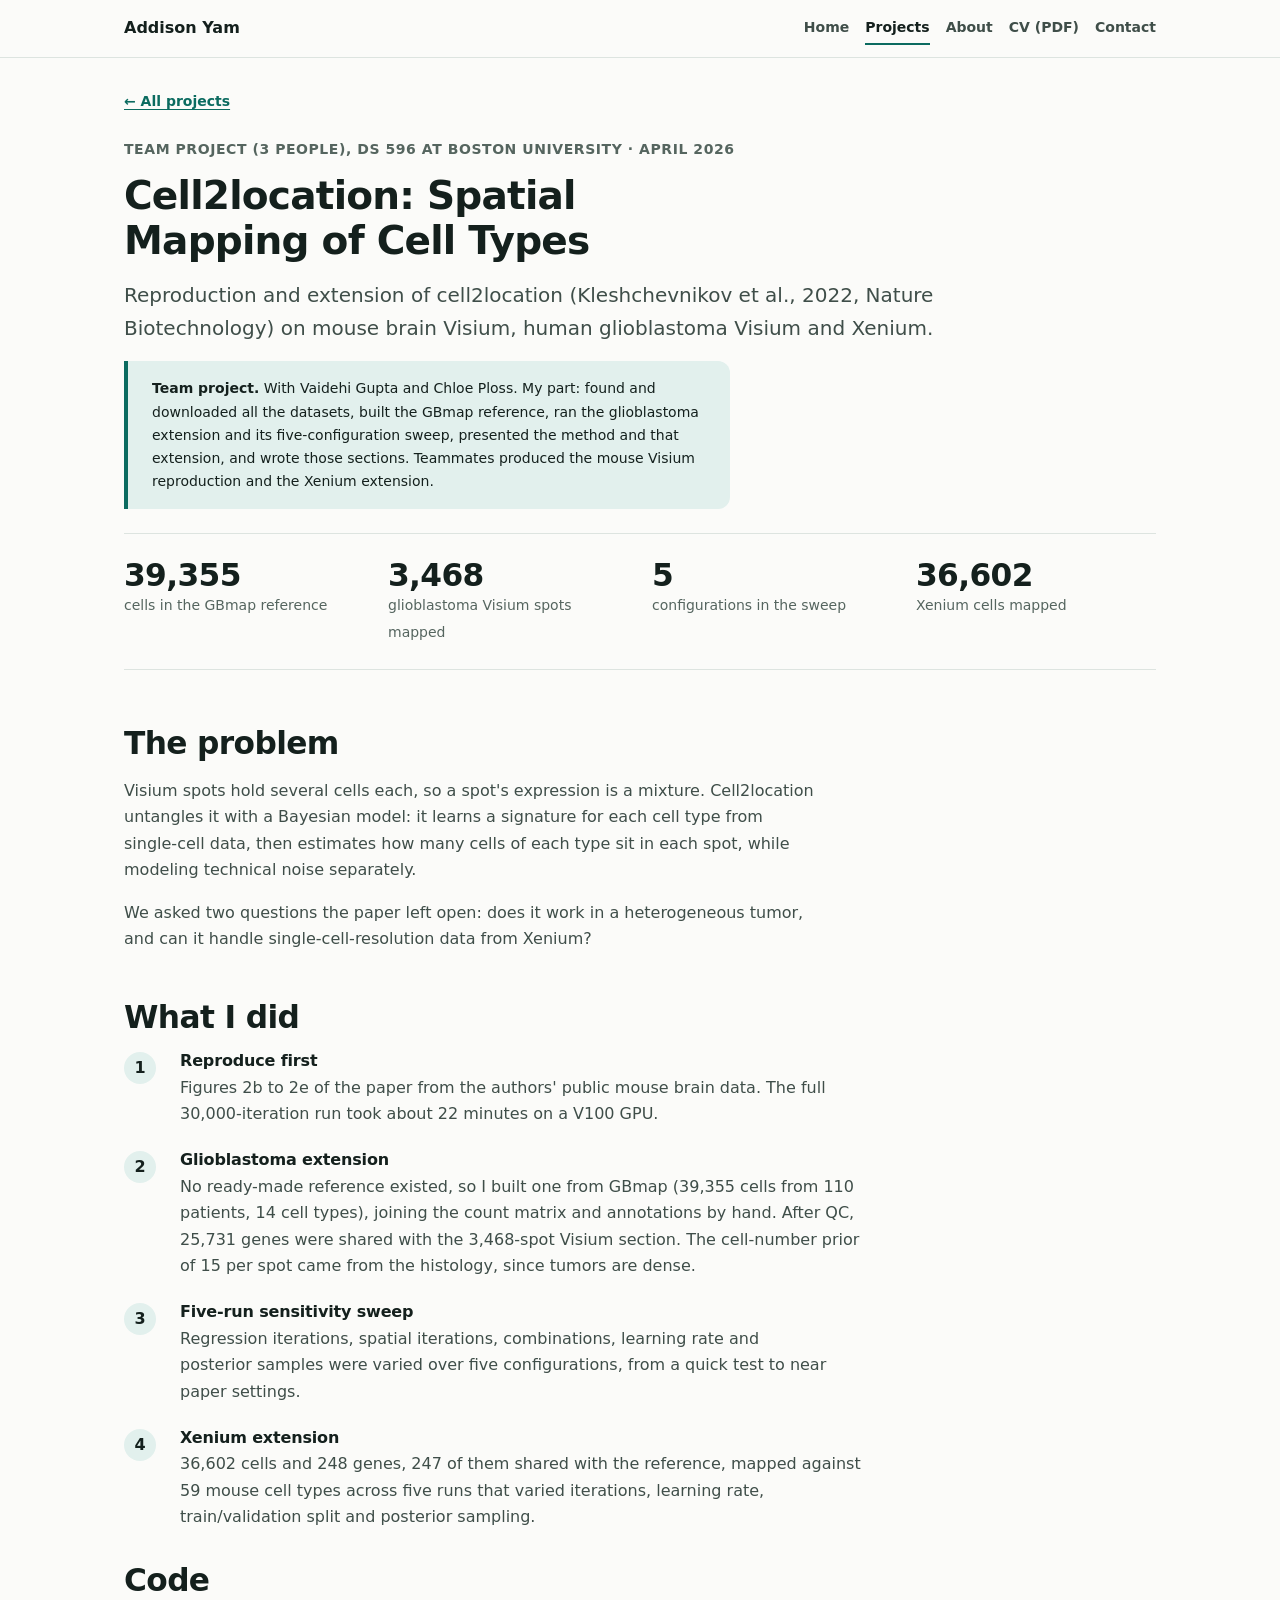
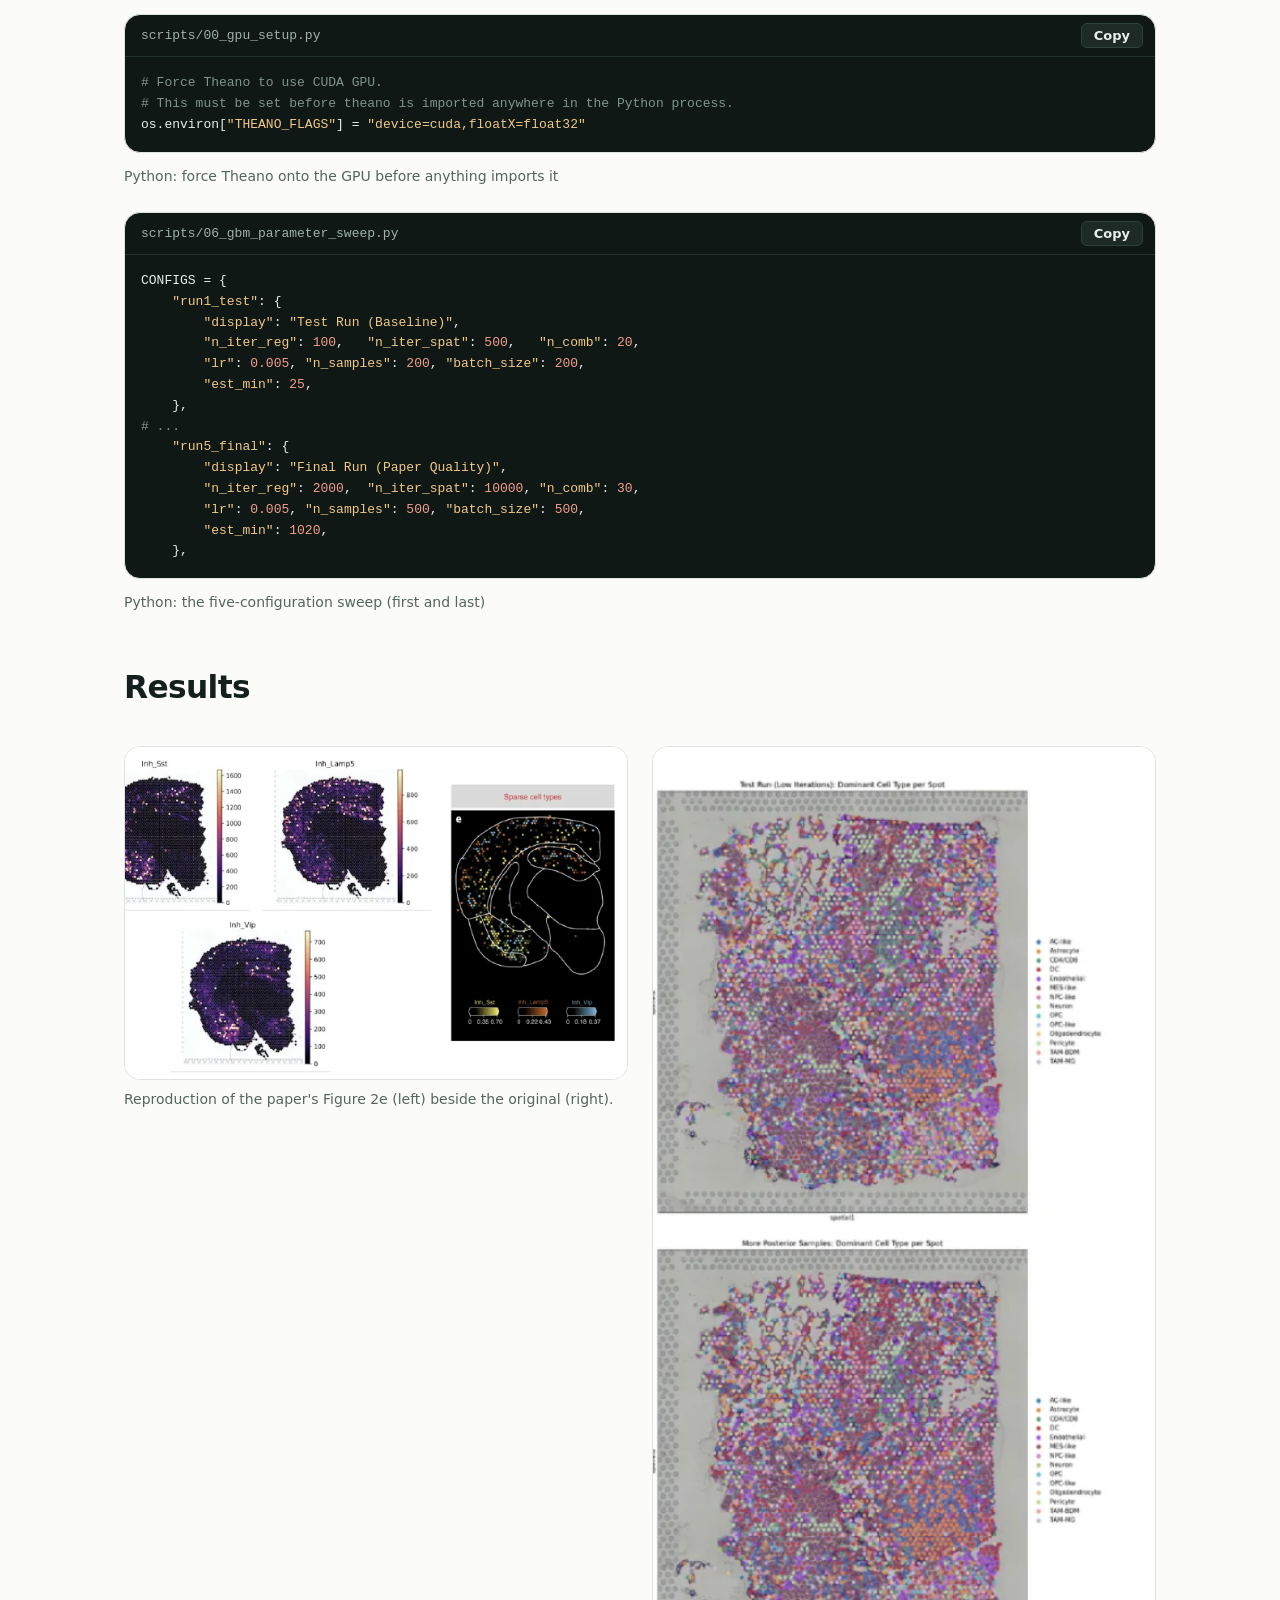
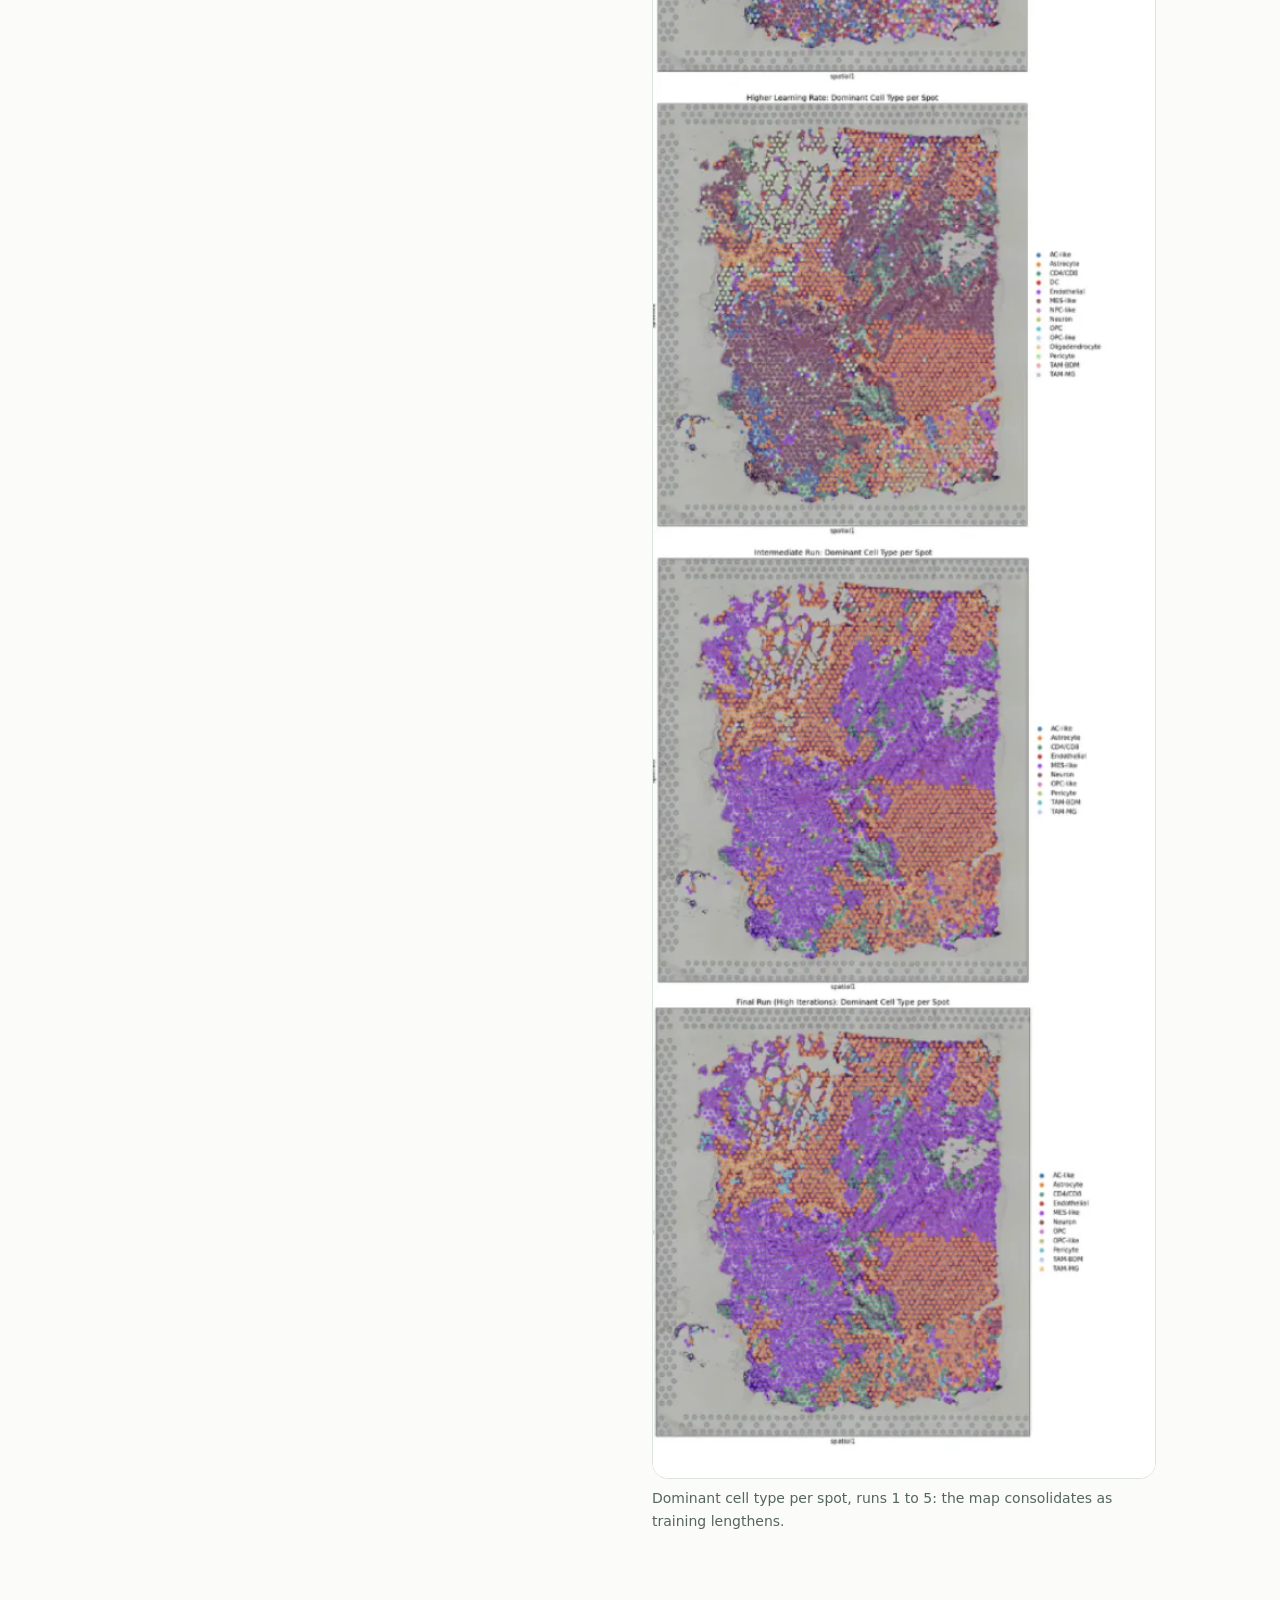
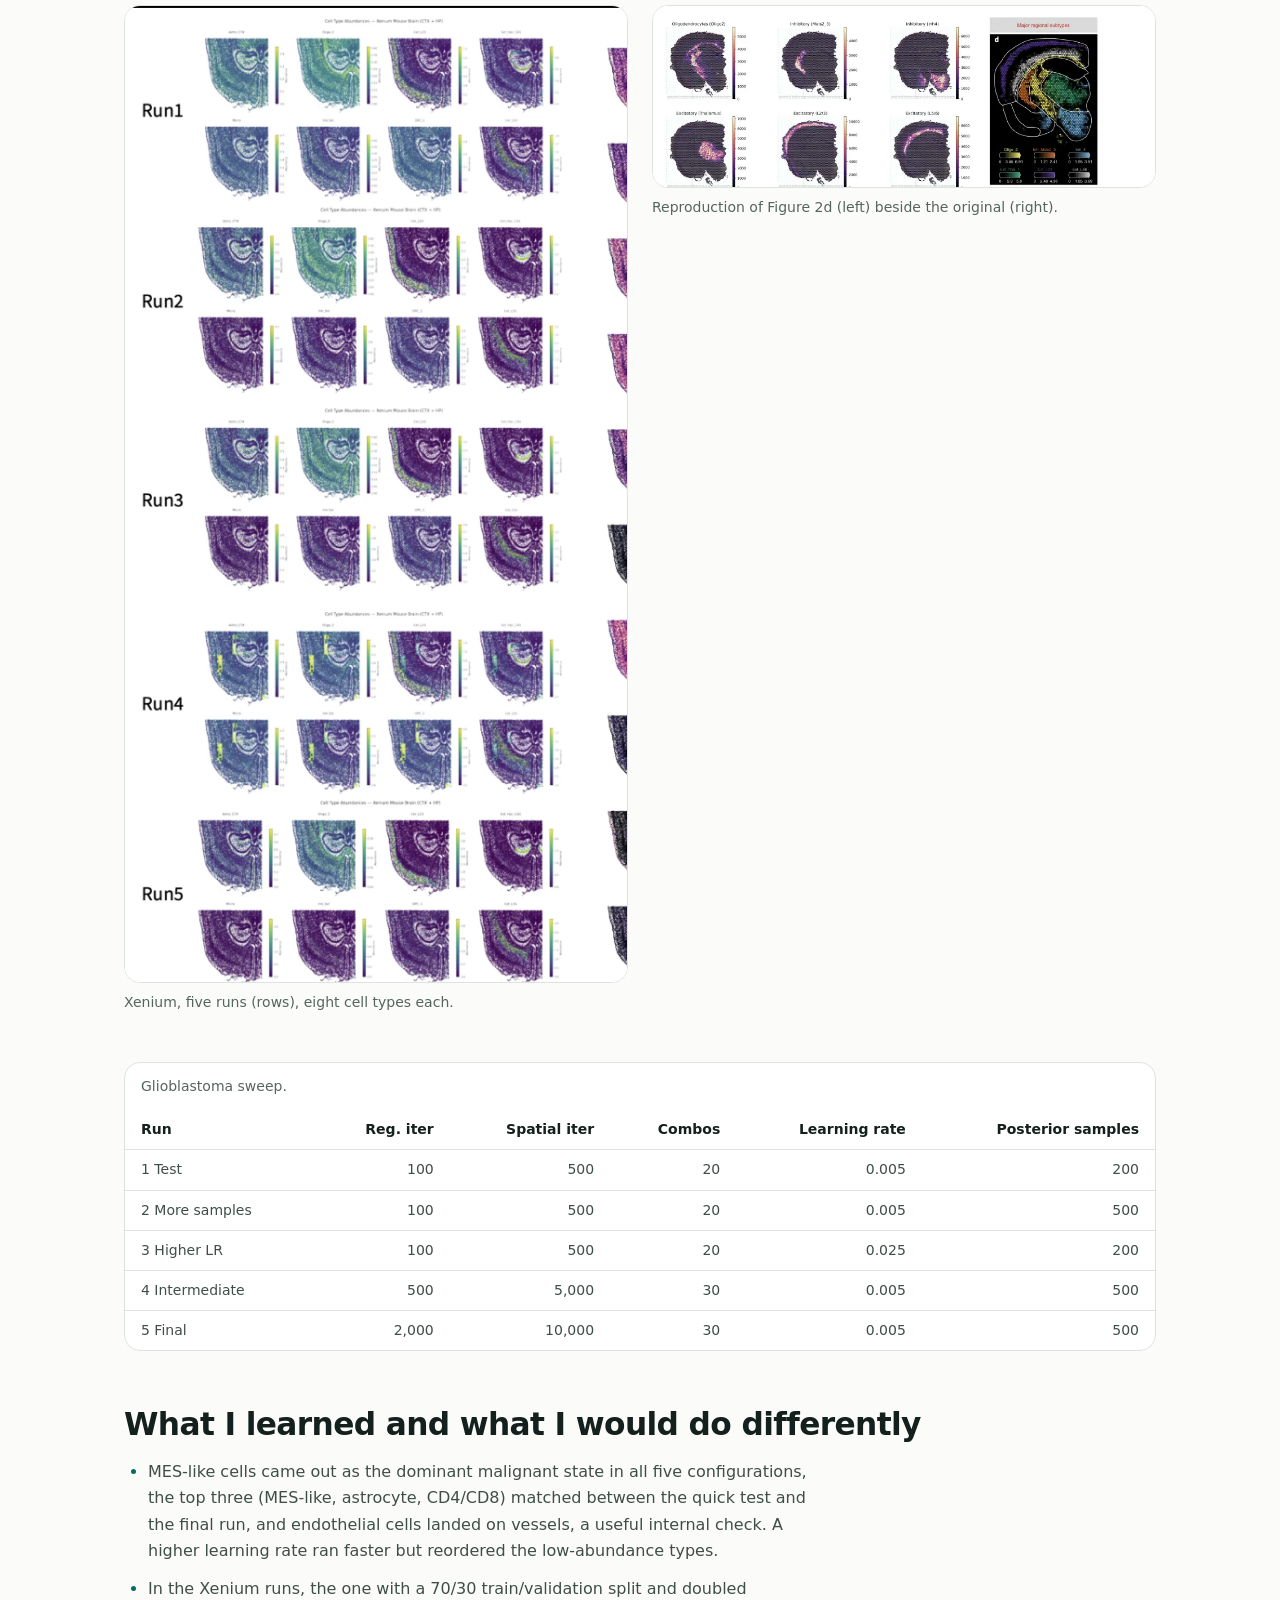
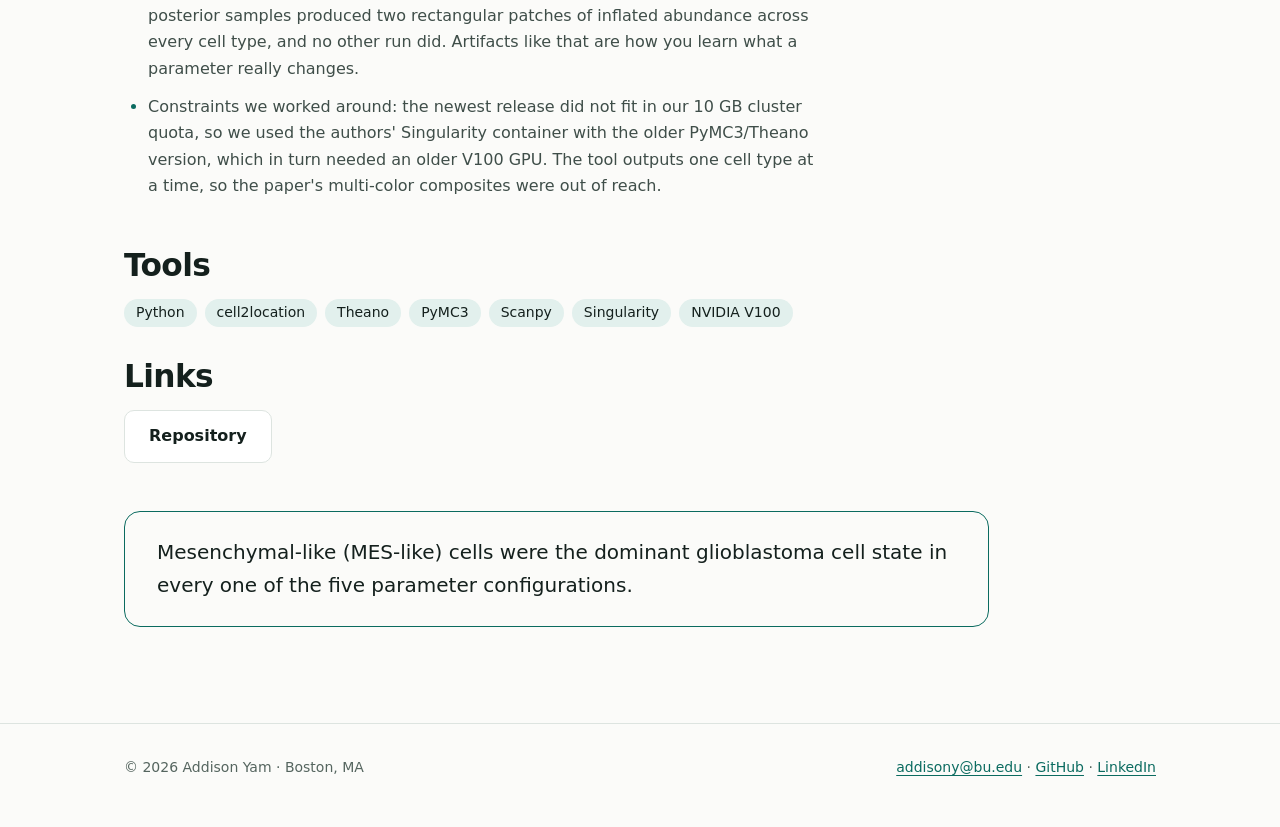
<file: projects/cell2location.html>
<!DOCTYPE html>
<html lang="en"><head><meta charset="utf-8"><meta name="viewport" content="width=device-width, initial-scale=1">
<title>Cell2location: Spatial Mapping of Cell Types | Addison Yam</title><meta name="description" content="Reproduction and extension of cell2location (Kleshchevnikov et al., 2022, Nature Biotechnology) on mouse brain Visium, human glioblastoma Visium and Xenium."><meta name="color-scheme" content="light dark">
<link rel="stylesheet" href="../style.css?v=3"></head><body>
<a class="skip" href="#main">Skip to content</a>
<header class="nav"><div class="wrap"><a class="brand" href="../index.html">Addison Yam</a><nav aria-label="Main"><ul><li><a href="../index.html">Home</a></li><li><a href="../projects.html" aria-current=page>Projects</a></li><li><a href="../about.html">About</a></li><li><a href="../Addison_Yam_CV_Nov_2026.pdf">CV (PDF)</a></li><li><a href="../index.html#contact">Contact</a></li></ul></nav></div></header>
<main id="main"><div class="wrap"><a class="back" href="../projects.html">← All projects</a>
<header class="proj-head"><p class="eyebrow">Team project (3 people), DS 596 at Boston University · April 2026</p><h1>Cell2location: Spatial Mapping of Cell Types</h1><p class="lede">Reproduction and extension of cell2location (Kleshchevnikov et al., 2022, Nature Biotechnology) on mouse brain Visium, human glioblastoma Visium and Xenium.</p></header><p class="note"><b>Team project.</b> With Vaidehi Gupta and Chloe Ploss. My part: found and downloaded all the datasets, built the GBmap reference, ran the glioblastoma extension and its five-configuration sweep, presented the method and that extension, and wrote those sections. Teammates produced the mouse Visium reproduction and the Xenium extension.</p>
<div class="stats"><div><b>39,355</b><span>cells in the GBmap reference</span></div><div><b>3,468</b><span>glioblastoma Visium spots mapped</span></div><div><b>5</b><span>configurations in the sweep</span></div><div><b>36,602</b><span>Xenium cells mapped</span></div></div>
<section style="padding-top:var(--s-6)"><h2>The problem</h2><div style="margin-top:var(--s-4)"><p>Visium spots hold several cells each, so a spot's expression is a mixture. Cell2location untangles it with a Bayesian model: it learns a signature for each cell type from single-cell data, then estimates how many cells of each type sit in each spot, while modeling technical noise separately.</p><p>We asked two questions the paper left open: does it work in a heterogeneous tumor, and can it handle single-cell-resolution data from Xenium?</p></div></section>
<section style="padding-top:var(--s-6)"><h2>What I did</h2><div style="margin-top:var(--s-4)"><ol class="steps"><li><h3>Reproduce first</h3><p>Figures 2b to 2e of the paper from the authors' public mouse brain data. The full 30,000-iteration run took about 22 minutes on a V100 GPU.</p></li><li><h3>Glioblastoma extension</h3><p>No ready-made reference existed, so I built one from GBmap (39,355 cells from 110 patients, 14 cell types), joining the count matrix and annotations by hand. After QC, 25,731 genes were shared with the 3,468-spot Visium section. The cell-number prior of 15 per spot came from the histology, since tumors are dense.</p></li><li><h3>Five-run sensitivity sweep</h3><p>Regression iterations, spatial iterations, combinations, learning rate and posterior samples were varied over five configurations, from a quick test to near paper settings.</p></li><li><h3>Xenium extension</h3><p>36,602 cells and 248 genes, 247 of them shared with the reference, mapped against 59 mouse cell types across five runs that varied iterations, learning rate, train/validation split and posterior sampling.</p></li></ol></div></section>
<section style="padding-top:var(--s-6)"><h2>Code</h2><div style="margin-top:var(--s-4)"><div class="code"><header><span>scripts/00_gpu_setup.py</span><button type="button">Copy</button></header><pre class="hl"><code><span class="c1"># Force Theano to use CUDA GPU.</span>
<span class="c1"># This must be set before theano is imported anywhere in the Python process.</span>
<span class="n">os</span><span class="o">.</span><span class="n">environ</span><span class="p">[</span><span class="s2">"THEANO_FLAGS"</span><span class="p">]</span> <span class="o">=</span> <span class="s2">"device=cuda,floatX=float32"</span>
</code></pre></div><p class="cap">Python: force Theano onto the GPU before anything imports it</p><div class="code"><header><span>scripts/06_gbm_parameter_sweep.py</span><button type="button">Copy</button></header><pre class="hl"><code><span class="n">CONFIGS</span> <span class="o">=</span> <span class="p">{</span>
    <span class="s2">"run1_test"</span><span class="p">:</span> <span class="p">{</span>
        <span class="s2">"display"</span><span class="p">:</span> <span class="s2">"Test Run (Baseline)"</span><span class="p">,</span>
        <span class="s2">"n_iter_reg"</span><span class="p">:</span> <span class="mi">100</span><span class="p">,</span>   <span class="s2">"n_iter_spat"</span><span class="p">:</span> <span class="mi">500</span><span class="p">,</span>   <span class="s2">"n_comb"</span><span class="p">:</span> <span class="mi">20</span><span class="p">,</span>
        <span class="s2">"lr"</span><span class="p">:</span> <span class="mf">0.005</span><span class="p">,</span> <span class="s2">"n_samples"</span><span class="p">:</span> <span class="mi">200</span><span class="p">,</span> <span class="s2">"batch_size"</span><span class="p">:</span> <span class="mi">200</span><span class="p">,</span>
        <span class="s2">"est_min"</span><span class="p">:</span> <span class="mi">25</span><span class="p">,</span>
    <span class="p">},</span>
<span class="c1"># ...</span>
    <span class="s2">"run5_final"</span><span class="p">:</span> <span class="p">{</span>
        <span class="s2">"display"</span><span class="p">:</span> <span class="s2">"Final Run (Paper Quality)"</span><span class="p">,</span>
        <span class="s2">"n_iter_reg"</span><span class="p">:</span> <span class="mi">2000</span><span class="p">,</span>  <span class="s2">"n_iter_spat"</span><span class="p">:</span> <span class="mi">10000</span><span class="p">,</span> <span class="s2">"n_comb"</span><span class="p">:</span> <span class="mi">30</span><span class="p">,</span>
        <span class="s2">"lr"</span><span class="p">:</span> <span class="mf">0.005</span><span class="p">,</span> <span class="s2">"n_samples"</span><span class="p">:</span> <span class="mi">500</span><span class="p">,</span> <span class="s2">"batch_size"</span><span class="p">:</span> <span class="mi">500</span><span class="p">,</span>
        <span class="s2">"est_min"</span><span class="p">:</span> <span class="mi">1020</span><span class="p">,</span>
    <span class="p">},</span>
</code></pre></div><p class="cap">Python: the five-configuration sweep (first and last)</p></div></section>
<section style="padding-top:var(--s-6)"><h2>Results</h2><div style="margin-top:var(--s-4)"><div class="figs"><figure><div class="media"><img src="../assets/img/cell2location-c2l_d.webp" alt="Reproduced spatial maps of three rare inhibitory neuron types next to the paper&#x27;s Figure 2e" width="620" height="410" loading="lazy" decoding="async"></div><figcaption>Reproduction of the paper's Figure 2e (left) beside the original (right).</figcaption></figure><figure><div class="media"><img src="../assets/img/cell2location-c2l_dom.webp" alt="Dominant cell type per spot across the five glioblastoma configurations, from the quick test to the final run" width="462" height="2145" loading="lazy" decoding="async"></div><figcaption>Dominant cell type per spot, runs 1 to 5: the map consolidates as training lengthens.</figcaption></figure><figure><div class="media"><img src="../assets/img/cell2location-c2l_xen8.webp" alt="Xenium mouse brain abundance maps of eight cell types across five runs" width="1080" height="2100" loading="lazy" decoding="async"></div><figcaption>Xenium, five runs (rows), eight cell types each.</figcaption></figure><figure><div class="media"><img src="../assets/img/cell2location-c2l_c.webp" alt="Reproduced spatial maps of six major mouse brain cell types next to the paper&#x27;s Figure 2d" width="890" height="320" loading="lazy" decoding="async"></div><figcaption>Reproduction of Figure 2d (left) beside the original (right).</figcaption></figure></div><div class="tablewrap"><table><caption>Glioblastoma sweep.</caption><thead><tr><th scope='col'>Run</th><th scope='col'>Reg. iter</th><th scope='col'>Spatial iter</th><th scope='col'>Combos</th><th scope='col'>Learning rate</th><th scope='col'>Posterior samples</th></tr></thead><tbody><tr><th scope=row>1 Test</th><td>100</td><td>500</td><td>20</td><td>0.005</td><td>200</td></tr><tr><th scope=row>2 More samples</th><td>100</td><td>500</td><td>20</td><td>0.005</td><td>500</td></tr><tr><th scope=row>3 Higher LR</th><td>100</td><td>500</td><td>20</td><td>0.025</td><td>200</td></tr><tr><th scope=row>4 Intermediate</th><td>500</td><td>5,000</td><td>30</td><td>0.005</td><td>500</td></tr><tr><th scope=row>5 Final</th><td>2,000</td><td>10,000</td><td>30</td><td>0.005</td><td>500</td></tr></tbody></table></div></div></section>
<section style="padding-top:var(--s-6)"><h2>What I learned and what I would do differently</h2><div style="margin-top:var(--s-4)"><ul class="bul"><li>MES-like cells came out as the dominant malignant state in all five configurations, the top three (MES-like, astrocyte, CD4/CD8) matched between the quick test and the final run, and endothelial cells landed on vessels, a useful internal check. A higher learning rate ran faster but reordered the low-abundance types.</li><li>In the Xenium runs, the one with a 70/30 train/validation split and doubled posterior samples produced two rectangular patches of inflated abundance across every cell type, and no other run did. Artifacts like that are how you learn what a parameter really changes.</li><li>Constraints we worked around: the newest release did not fit in our 10 GB cluster quota, so we used the authors' Singularity container with the older PyMC3/Theano version, which in turn needed an older V100 GPU. The tool outputs one cell type at a time, so the paper's multi-color composites were out of reach.</li></ul></div></section>
<section style="padding-top:var(--s-6)"><h2>Tools</h2><div style="margin-top:var(--s-4)"><ul class="tags"><li>Python</li><li>cell2location</li><li>Theano</li><li>PyMC3</li><li>Scanpy</li><li>Singularity</li><li>NVIDIA V100</li></ul></div></section>
<section style="padding-top:var(--s-6)"><h2>Links</h2><div style="margin-top:var(--s-4)"><ul class="links"><li><a class="btn" href="https://github.com/addisonyam/Cell2location-Spatial-Mapping-Xenium-vs-Visium-Mouse-Human">Repository</a></li></ul></div></section>
<p class="takeaway">Mesenchymal-like (MES-like) cells were the dominant glioblastoma cell state in every one of the five parameter configurations.</p></div></main>
<footer><div class="wrap"><span>© 2026 Addison Yam · Boston, MA</span><span><a href="mailto:addisony@bu.edu">addisony@bu.edu</a> · <a href="https://github.com/addisonyam/">GitHub</a> · <a href="https://www.linkedin.com/in/addisonyam">LinkedIn</a></span></div></footer>
<script src="../assets/main.js" defer></script></body></html>
</file>
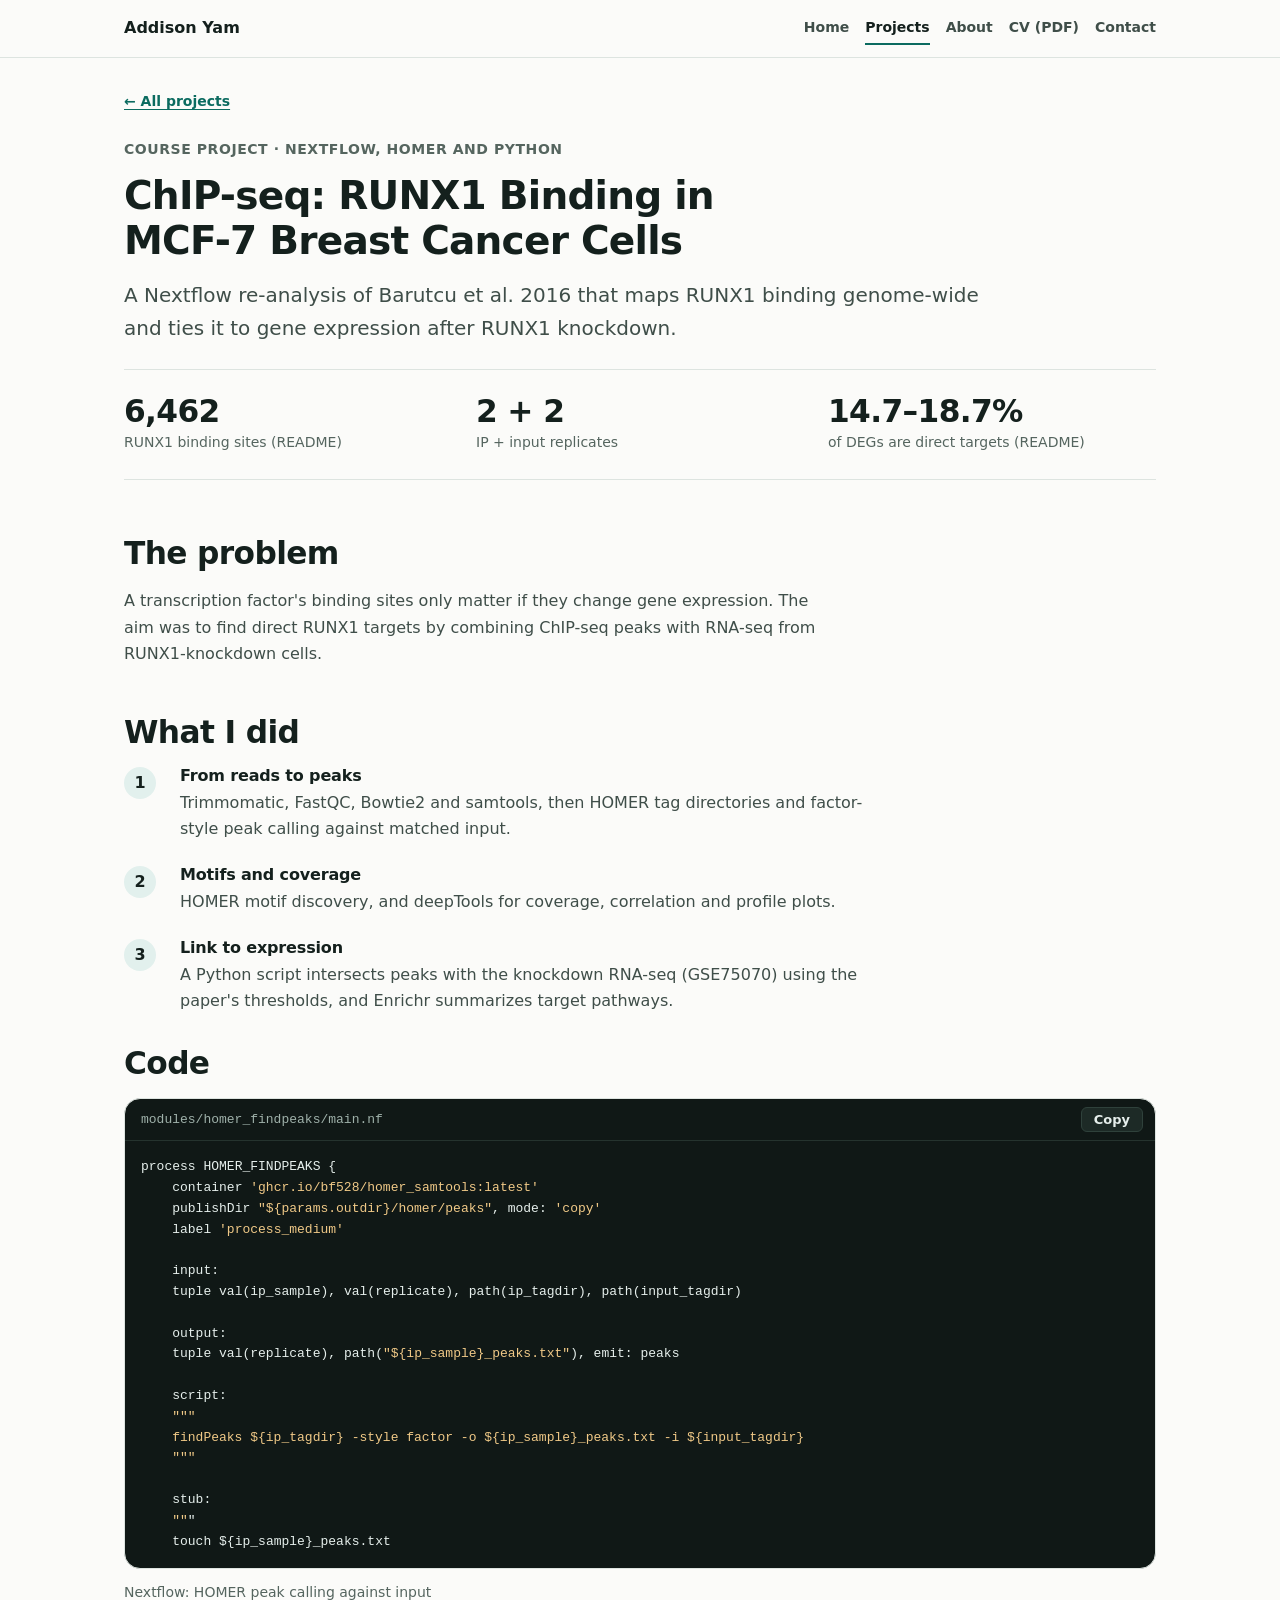
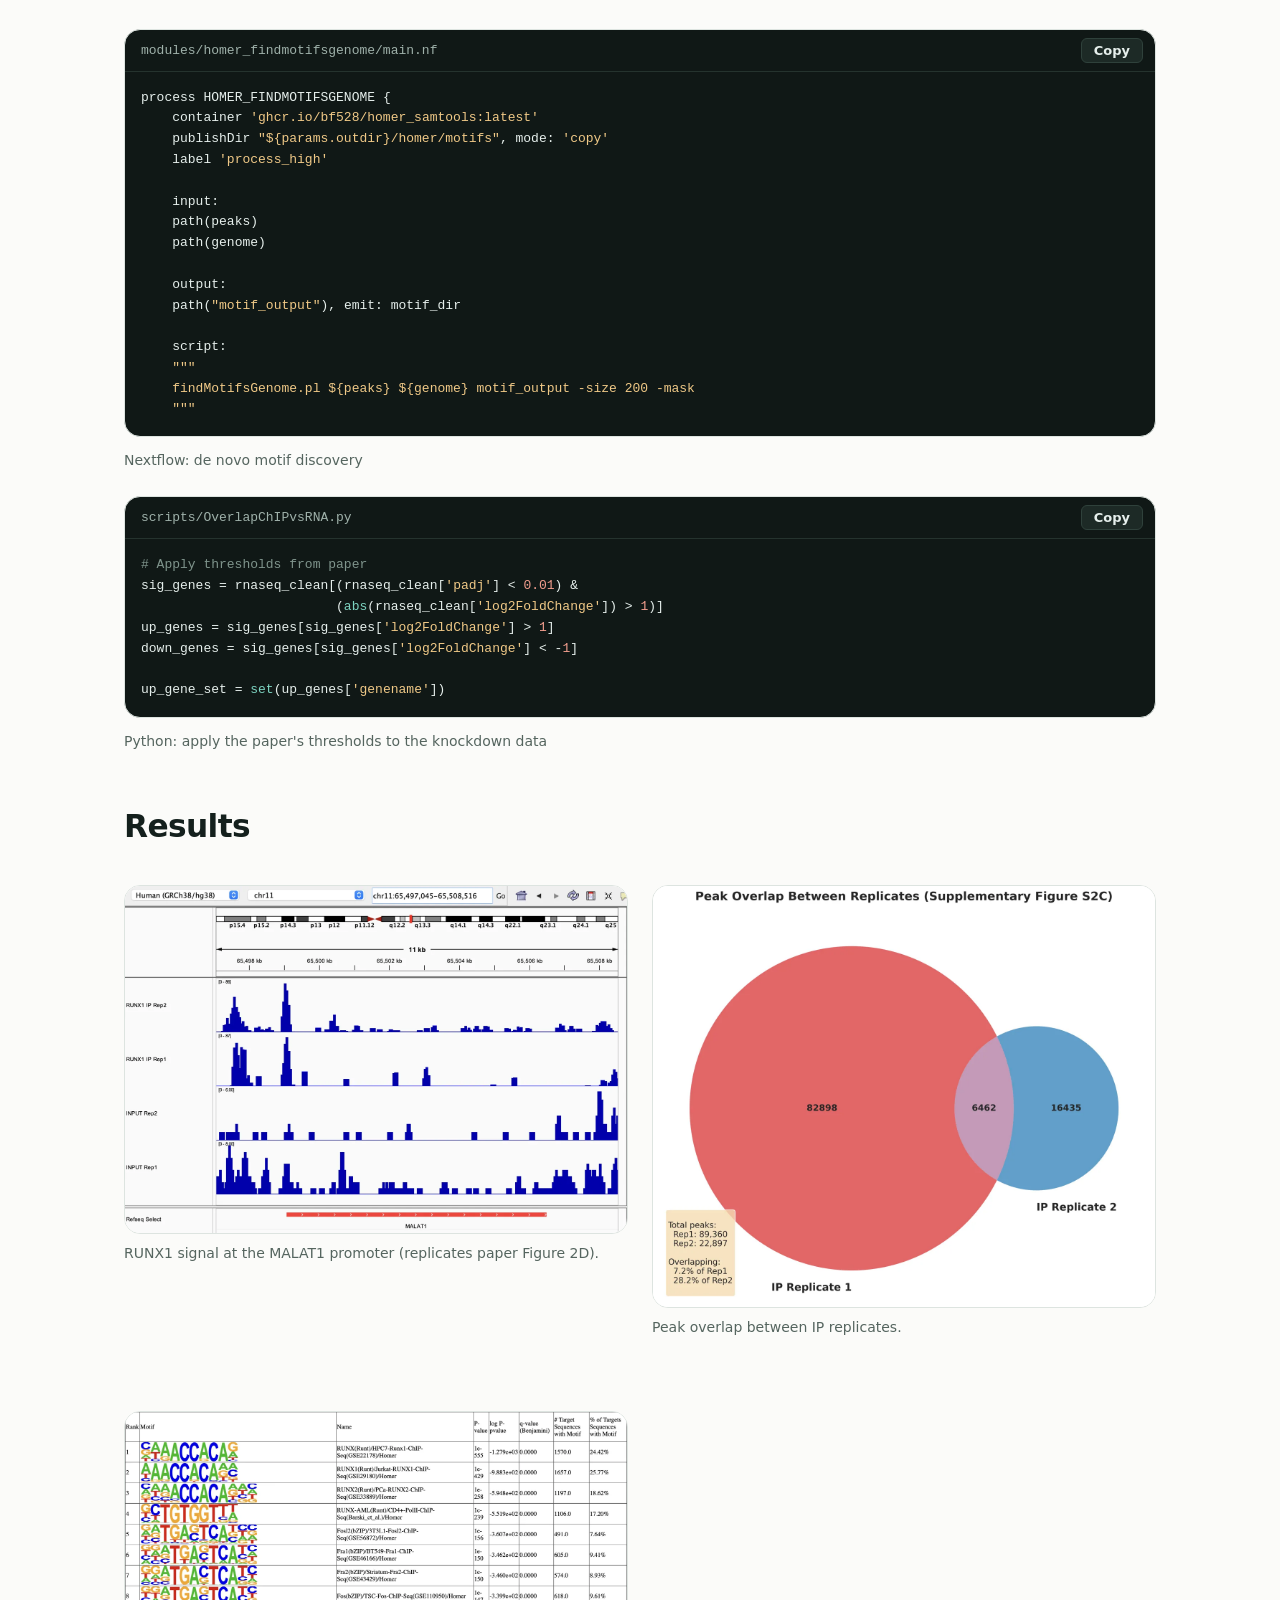
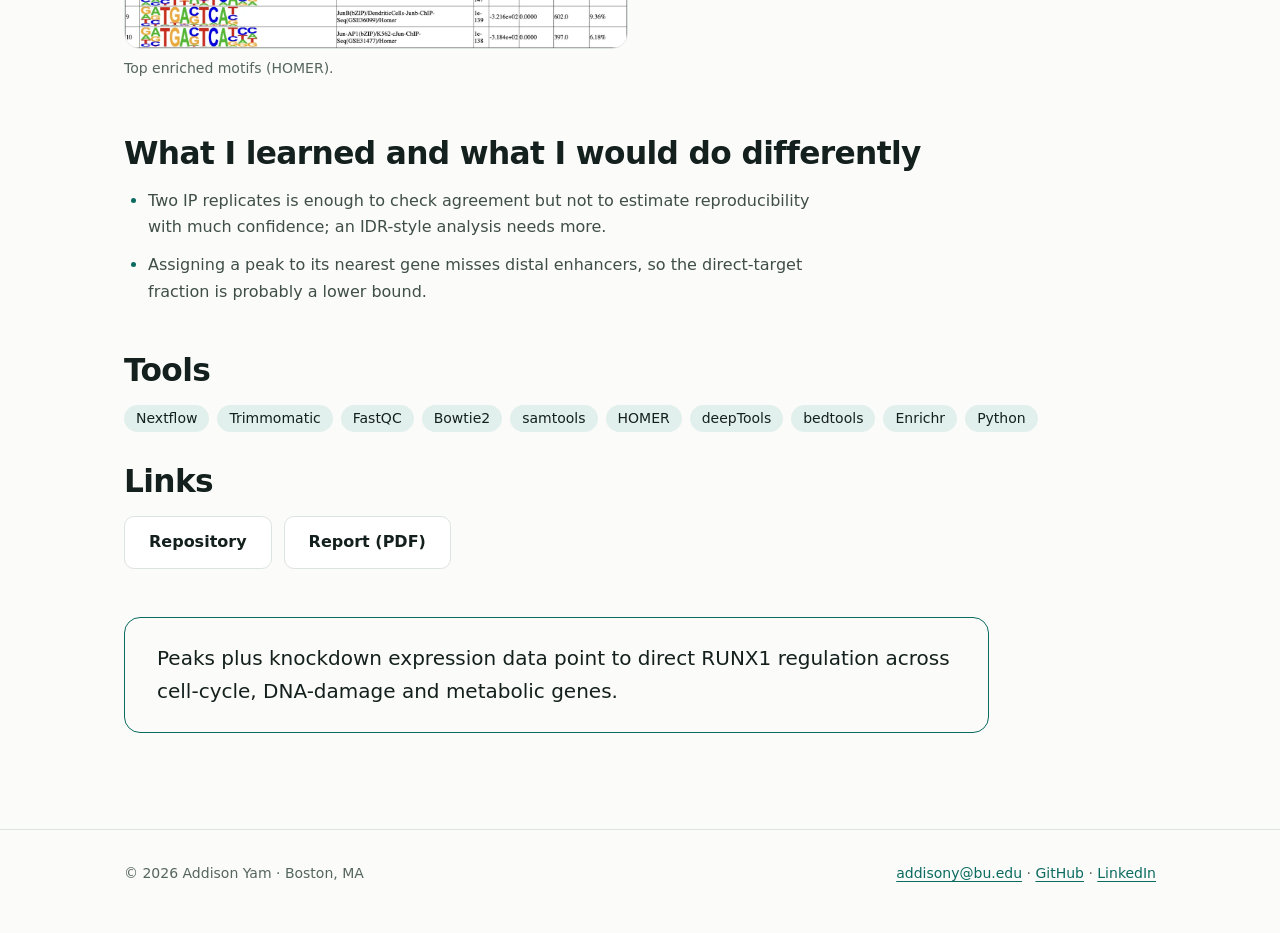
<file: projects/chipseq-runx1.html>
<!DOCTYPE html>
<html lang="en"><head><meta charset="utf-8"><meta name="viewport" content="width=device-width, initial-scale=1">
<title>ChIP-seq: RUNX1 Binding in MCF-7 Breast Cancer Cells | Addison Yam</title><meta name="description" content="A Nextflow re-analysis of Barutcu et al. 2016 that maps RUNX1 binding genome-wide and ties it to gene expression after RUNX1 knockdown."><meta name="color-scheme" content="light dark">
<link rel="stylesheet" href="../style.css?v=3"></head><body>
<a class="skip" href="#main">Skip to content</a>
<header class="nav"><div class="wrap"><a class="brand" href="../index.html">Addison Yam</a><nav aria-label="Main"><ul><li><a href="../index.html">Home</a></li><li><a href="../projects.html" aria-current=page>Projects</a></li><li><a href="../about.html">About</a></li><li><a href="../Addison_Yam_CV_Nov_2026.pdf">CV (PDF)</a></li><li><a href="../index.html#contact">Contact</a></li></ul></nav></div></header>
<main id="main"><div class="wrap"><a class="back" href="../projects.html">← All projects</a>
<header class="proj-head"><p class="eyebrow">Course project · Nextflow, HOMER and Python</p><h1>ChIP-seq: RUNX1 Binding in MCF-7 Breast Cancer Cells</h1><p class="lede">A Nextflow re-analysis of Barutcu et al. 2016 that maps RUNX1 binding genome-wide and ties it to gene expression after RUNX1 knockdown.</p></header>
<div class="stats"><div><b>6,462</b><span>RUNX1 binding sites (README)</span></div><div><b>2 + 2</b><span>IP + input replicates</span></div><div><b>14.7–18.7%</b><span>of DEGs are direct targets (README)</span></div></div>
<section style="padding-top:var(--s-6)"><h2>The problem</h2><div style="margin-top:var(--s-4)"><p>A transcription factor's binding sites only matter if they change gene expression. The aim was to find direct RUNX1 targets by combining ChIP-seq peaks with RNA-seq from RUNX1-knockdown cells.</p></div></section>
<section style="padding-top:var(--s-6)"><h2>What I did</h2><div style="margin-top:var(--s-4)"><ol class="steps"><li><h3>From reads to peaks</h3><p>Trimmomatic, FastQC, Bowtie2 and samtools, then HOMER tag directories and factor-style peak calling against matched input.</p></li><li><h3>Motifs and coverage</h3><p>HOMER motif discovery, and deepTools for coverage, correlation and profile plots.</p></li><li><h3>Link to expression</h3><p>A Python script intersects peaks with the knockdown RNA-seq (GSE75070) using the paper's thresholds, and Enrichr summarizes target pathways.</p></li></ol></div></section>
<section style="padding-top:var(--s-6)"><h2>Code</h2><div style="margin-top:var(--s-4)"><div class="code"><header><span>modules/homer_findpeaks/main.nf</span><button type="button">Copy</button></header><pre class="hl"><code><span class="n">process</span><span class="w"> </span><span class="n">HOMER_FINDPEAKS</span><span class="w"> </span><span class="o">{</span>
<span class="w">    </span><span class="n">container</span><span class="w"> </span><span class="s1">'ghcr.io/bf528/homer_samtools:latest'</span>
<span class="w">    </span><span class="n">publishDir</span><span class="w"> </span><span class="s2">"${params.outdir}/homer/peaks"</span><span class="o">,</span><span class="w"> </span><span class="nl">mode:</span><span class="w"> </span><span class="s1">'copy'</span>
<span class="w">    </span><span class="n">label</span><span class="w"> </span><span class="s1">'process_medium'</span>

<span class="w">    </span><span class="nl">input:</span>
<span class="w">    </span><span class="n">tuple</span><span class="w"> </span><span class="n">val</span><span class="o">(</span><span class="n">ip_sample</span><span class="o">),</span><span class="w"> </span><span class="n">val</span><span class="o">(</span><span class="n">replicate</span><span class="o">),</span><span class="w"> </span><span class="n">path</span><span class="o">(</span><span class="n">ip_tagdir</span><span class="o">),</span><span class="w"> </span><span class="n">path</span><span class="o">(</span><span class="n">input_tagdir</span><span class="o">)</span>

<span class="w">    </span><span class="nl">output:</span>
<span class="w">    </span><span class="n">tuple</span><span class="w"> </span><span class="n">val</span><span class="o">(</span><span class="n">replicate</span><span class="o">),</span><span class="w"> </span><span class="n">path</span><span class="o">(</span><span class="s2">"${ip_sample}_peaks.txt"</span><span class="o">),</span><span class="w"> </span><span class="nl">emit:</span><span class="w"> </span><span class="n">peaks</span>

<span class="w">    </span><span class="nl">script:</span>
<span class="w">    </span><span class="s2">"""</span>
<span class="s2">    findPeaks ${ip_tagdir} -style factor -o ${ip_sample}_peaks.txt -i ${input_tagdir}</span>
<span class="s2">    """</span>

<span class="w">    </span><span class="nl">stub:</span>
<span class="w">    </span><span class="s2">""</span><span class="err">"</span>
<span class="w">    </span><span class="n">touch</span><span class="w"> </span><span class="n">$</span><span class="o">{</span><span class="n">ip_sample</span><span class="o">}</span><span class="n">_peaks</span><span class="o">.</span><span class="na">txt</span>
</code></pre></div><p class="cap">Nextflow: HOMER peak calling against input</p><div class="code"><header><span>modules/homer_findmotifsgenome/main.nf</span><button type="button">Copy</button></header><pre class="hl"><code><span class="n">process</span><span class="w"> </span><span class="n">HOMER_FINDMOTIFSGENOME</span><span class="w"> </span><span class="o">{</span>
<span class="w">    </span><span class="n">container</span><span class="w"> </span><span class="s1">'ghcr.io/bf528/homer_samtools:latest'</span>
<span class="w">    </span><span class="n">publishDir</span><span class="w"> </span><span class="s2">"${params.outdir}/homer/motifs"</span><span class="o">,</span><span class="w"> </span><span class="nl">mode:</span><span class="w"> </span><span class="s1">'copy'</span>
<span class="w">    </span><span class="n">label</span><span class="w"> </span><span class="s1">'process_high'</span>

<span class="w">    </span><span class="nl">input:</span>
<span class="w">    </span><span class="n">path</span><span class="o">(</span><span class="n">peaks</span><span class="o">)</span>
<span class="w">    </span><span class="n">path</span><span class="o">(</span><span class="n">genome</span><span class="o">)</span>

<span class="w">    </span><span class="nl">output:</span>
<span class="w">    </span><span class="n">path</span><span class="o">(</span><span class="s2">"motif_output"</span><span class="o">),</span><span class="w"> </span><span class="nl">emit:</span><span class="w"> </span><span class="n">motif_dir</span>

<span class="w">    </span><span class="nl">script:</span>
<span class="w">    </span><span class="s2">"""</span>
<span class="s2">    findMotifsGenome.pl ${peaks} ${genome} motif_output -size 200 -mask</span>
<span class="s2">    """</span>
</code></pre></div><p class="cap">Nextflow: de novo motif discovery</p><div class="code"><header><span>scripts/OverlapChIPvsRNA.py</span><button type="button">Copy</button></header><pre class="hl"><code><span class="c1"># Apply thresholds from paper</span>
<span class="n">sig_genes</span> <span class="o">=</span> <span class="n">rnaseq_clean</span><span class="p">[(</span><span class="n">rnaseq_clean</span><span class="p">[</span><span class="s1">'padj'</span><span class="p">]</span> <span class="o">&lt;</span> <span class="mf">0.01</span><span class="p">)</span> <span class="o">&amp;</span>
                         <span class="p">(</span><span class="nb">abs</span><span class="p">(</span><span class="n">rnaseq_clean</span><span class="p">[</span><span class="s1">'log2FoldChange'</span><span class="p">])</span> <span class="o">&gt;</span> <span class="mi">1</span><span class="p">)]</span>
<span class="n">up_genes</span> <span class="o">=</span> <span class="n">sig_genes</span><span class="p">[</span><span class="n">sig_genes</span><span class="p">[</span><span class="s1">'log2FoldChange'</span><span class="p">]</span> <span class="o">&gt;</span> <span class="mi">1</span><span class="p">]</span>
<span class="n">down_genes</span> <span class="o">=</span> <span class="n">sig_genes</span><span class="p">[</span><span class="n">sig_genes</span><span class="p">[</span><span class="s1">'log2FoldChange'</span><span class="p">]</span> <span class="o">&lt;</span> <span class="o">-</span><span class="mi">1</span><span class="p">]</span>

<span class="n">up_gene_set</span> <span class="o">=</span> <span class="nb">set</span><span class="p">(</span><span class="n">up_genes</span><span class="p">[</span><span class="s1">'genename'</span><span class="p">])</span>
</code></pre></div><p class="cap">Python: apply the paper&#x27;s thresholds to the knockdown data</p></div></section>
<section style="padding-top:var(--s-6)"><h2>Results</h2><div style="margin-top:var(--s-4)"><div class="figs"><figure><div class="media"><img src="../assets/img/chipseq-runx1-figure_2d_malat1.webp" alt="Genome browser view of RUNX1 ChIP signal at the MALAT1 promoter" width="1400" height="967" loading="lazy" decoding="async"></div><figcaption>RUNX1 signal at the MALAT1 promoter (replicates paper Figure 2D).</figcaption></figure><figure><div class="media"><img src="../assets/img/chipseq-runx1-supp_figure_s2c_venn.webp" alt="Venn diagram of peak overlap between the two IP replicates" width="1400" height="1174" loading="lazy" decoding="async"></div><figcaption>Peak overlap between IP replicates.</figcaption></figure><figure><div class="media"><img src="../assets/img/chipseq-runx1-known_homer_motif.webp" alt="Top known motifs enriched in RUNX1 peaks from HOMER" width="1400" height="657" loading="lazy" decoding="async"></div><figcaption>Top enriched motifs (HOMER).</figcaption></figure></div></div></section>
<section style="padding-top:var(--s-6)"><h2>What I learned and what I would do differently</h2><div style="margin-top:var(--s-4)"><ul class="bul"><li>Two IP replicates is enough to check agreement but not to estimate reproducibility with much confidence; an IDR-style analysis needs more.</li><li>Assigning a peak to its nearest gene misses distal enhancers, so the direct-target fraction is probably a lower bound.</li></ul></div></section>
<section style="padding-top:var(--s-6)"><h2>Tools</h2><div style="margin-top:var(--s-4)"><ul class="tags"><li>Nextflow</li><li>Trimmomatic</li><li>FastQC</li><li>Bowtie2</li><li>samtools</li><li>HOMER</li><li>deepTools</li><li>bedtools</li><li>Enrichr</li><li>Python</li></ul></div></section>
<section style="padding-top:var(--s-6)"><h2>Links</h2><div style="margin-top:var(--s-4)"><ul class="links"><li><a class="btn" href="https://github.com/addisonyam/ChIPseq-Analysis-Pipeline">Repository</a></li><li><a class="btn" href="https://github.com/addisonyam/ChIPseq-Analysis-Pipeline/blob/main/Report_Latex_Version.pdf">Report (PDF)</a></li></ul></div></section>
<p class="takeaway">Peaks plus knockdown expression data point to direct RUNX1 regulation across cell-cycle, DNA-damage and metabolic genes.</p></div></main>
<footer><div class="wrap"><span>© 2026 Addison Yam · Boston, MA</span><span><a href="mailto:addisony@bu.edu">addisony@bu.edu</a> · <a href="https://github.com/addisonyam/">GitHub</a> · <a href="https://www.linkedin.com/in/addisonyam">LinkedIn</a></span></div></footer>
<script src="../assets/main.js" defer></script></body></html>
</file>
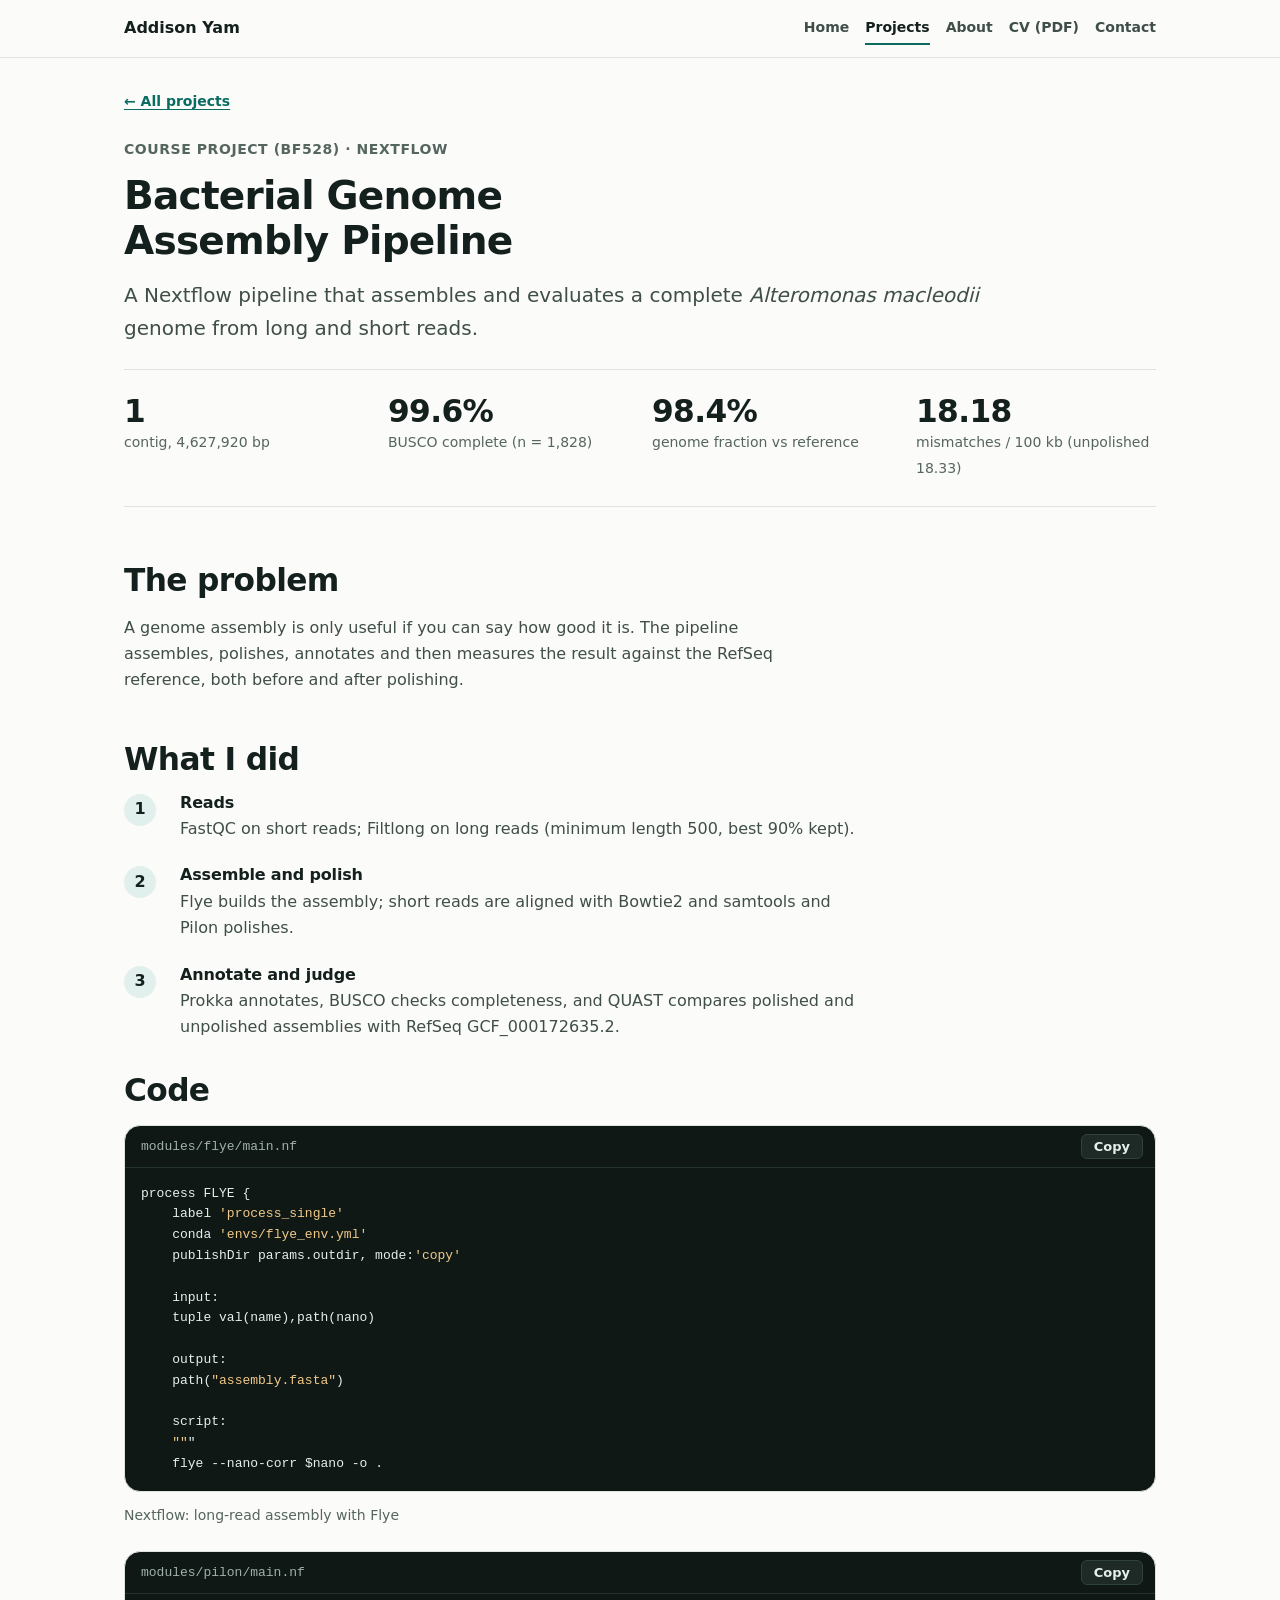
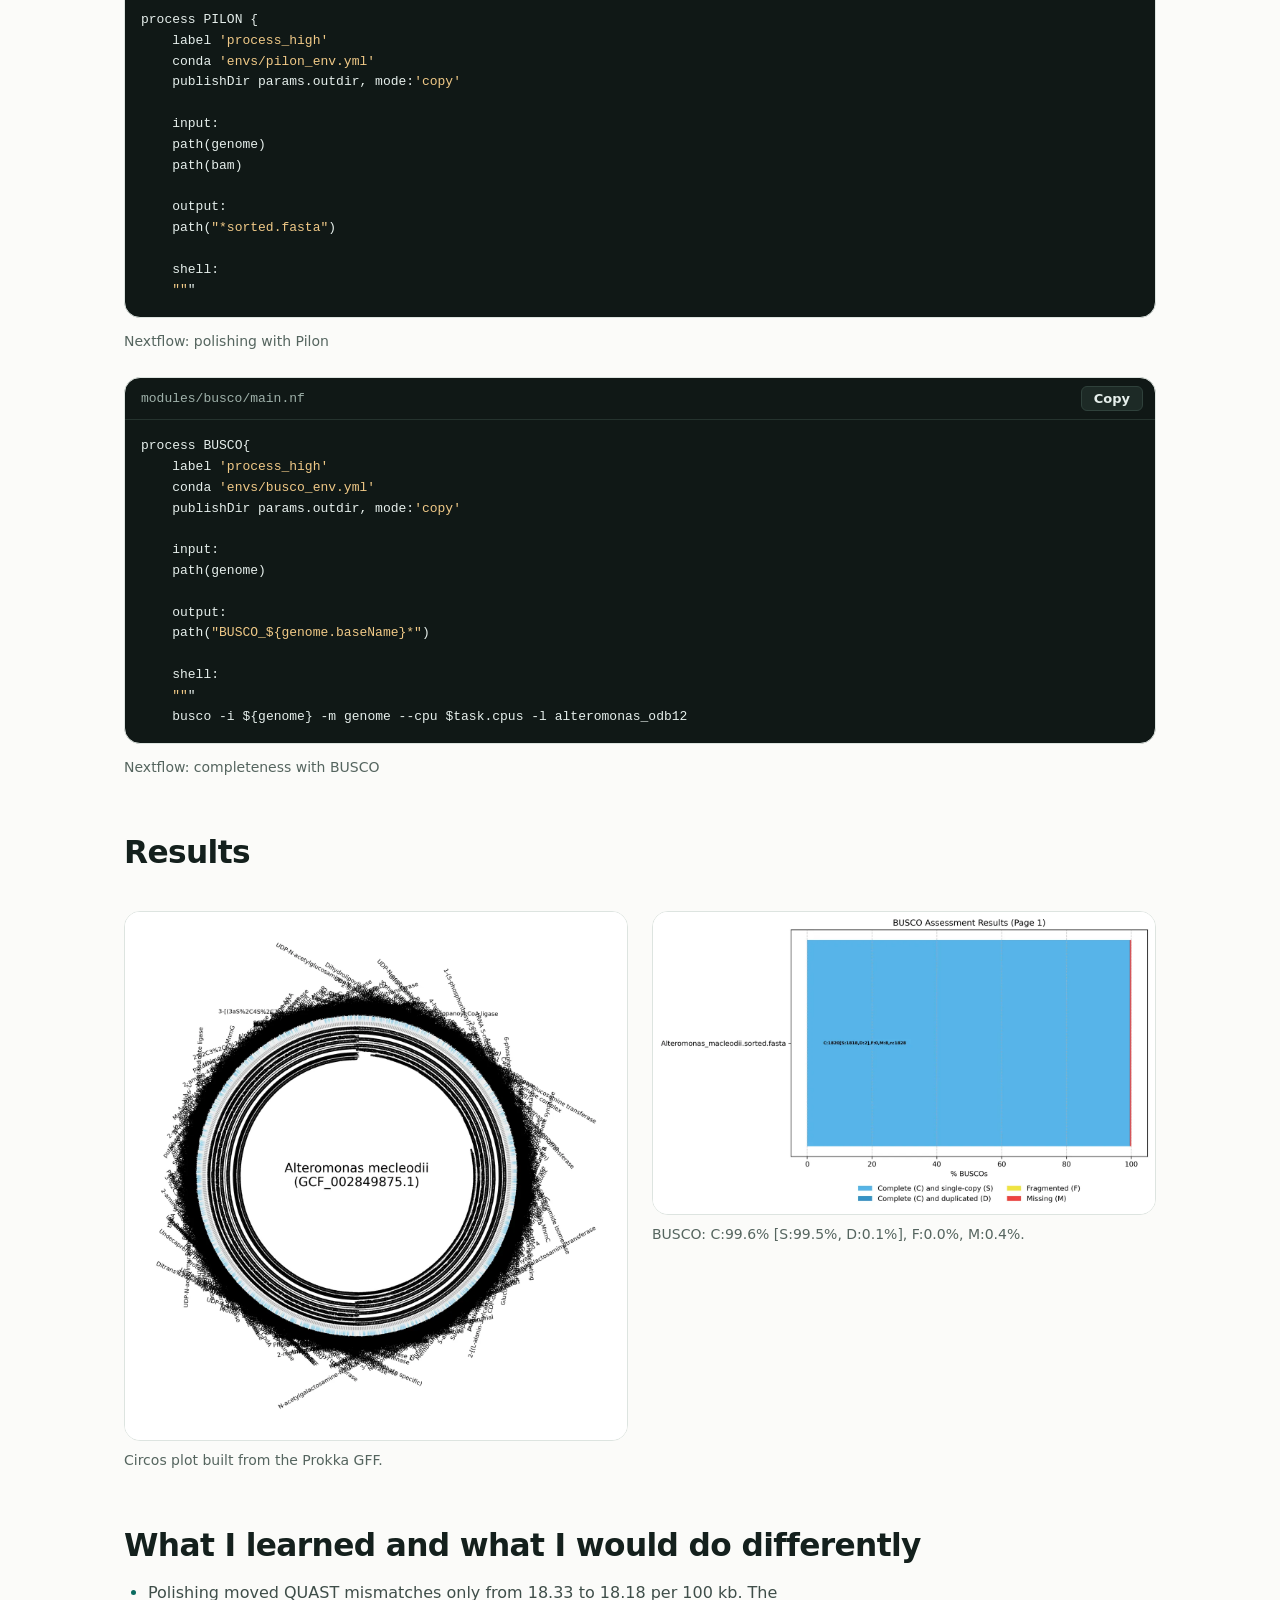
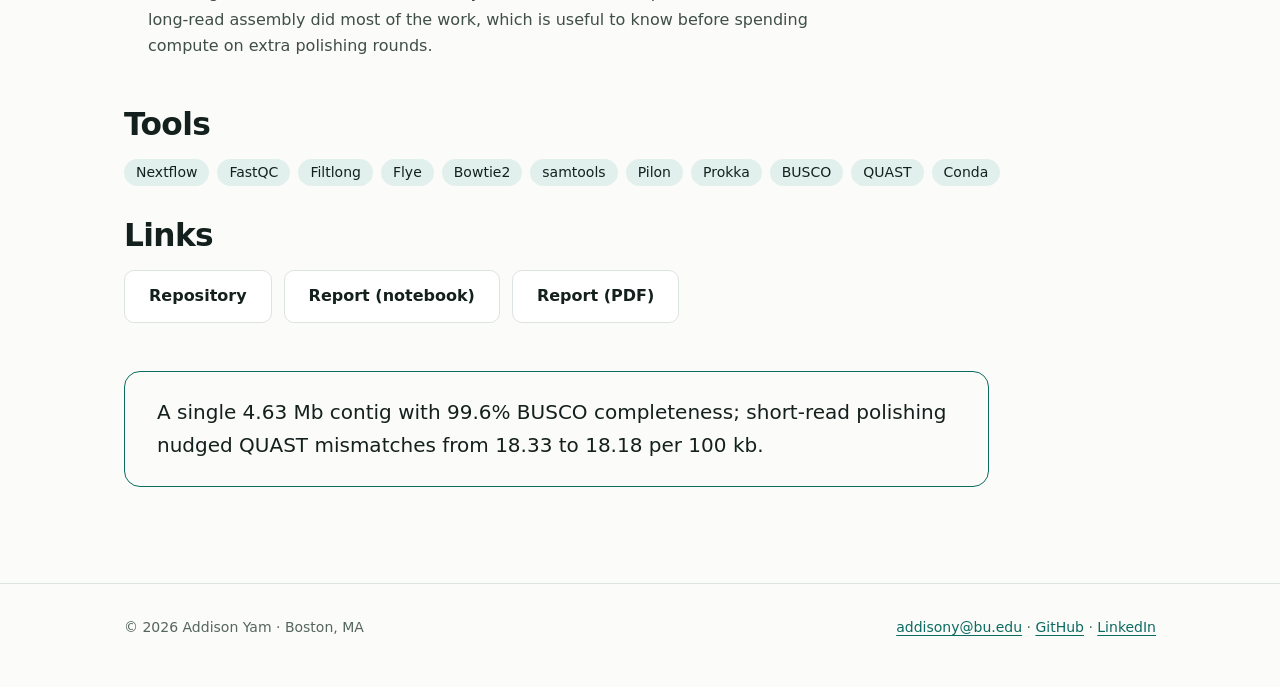
<file: projects/genome-assembly.html>
<!DOCTYPE html>
<html lang="en"><head><meta charset="utf-8"><meta name="viewport" content="width=device-width, initial-scale=1">
<title>Bacterial Genome Assembly Pipeline | Addison Yam</title><meta name="description" content="A Nextflow pipeline that assembles and evaluates a complete &lt;i&gt;Alteromonas macleodii&lt;/i&gt; genome from long and short reads."><meta name="color-scheme" content="light dark">
<link rel="stylesheet" href="../style.css?v=3"></head><body>
<a class="skip" href="#main">Skip to content</a>
<header class="nav"><div class="wrap"><a class="brand" href="../index.html">Addison Yam</a><nav aria-label="Main"><ul><li><a href="../index.html">Home</a></li><li><a href="../projects.html" aria-current=page>Projects</a></li><li><a href="../about.html">About</a></li><li><a href="../Addison_Yam_CV_Nov_2026.pdf">CV (PDF)</a></li><li><a href="../index.html#contact">Contact</a></li></ul></nav></div></header>
<main id="main"><div class="wrap"><a class="back" href="../projects.html">← All projects</a>
<header class="proj-head"><p class="eyebrow">Course project (BF528) · Nextflow</p><h1>Bacterial Genome Assembly Pipeline</h1><p class="lede">A Nextflow pipeline that assembles and evaluates a complete <i>Alteromonas macleodii</i> genome from long and short reads.</p></header>
<div class="stats"><div><b>1</b><span>contig, 4,627,920 bp</span></div><div><b>99.6%</b><span>BUSCO complete (n = 1,828)</span></div><div><b>98.4%</b><span>genome fraction vs reference</span></div><div><b>18.18</b><span>mismatches / 100 kb (unpolished 18.33)</span></div></div>
<section style="padding-top:var(--s-6)"><h2>The problem</h2><div style="margin-top:var(--s-4)"><p>A genome assembly is only useful if you can say how good it is. The pipeline assembles, polishes, annotates and then measures the result against the RefSeq reference, both before and after polishing.</p></div></section>
<section style="padding-top:var(--s-6)"><h2>What I did</h2><div style="margin-top:var(--s-4)"><ol class="steps"><li><h3>Reads</h3><p>FastQC on short reads; Filtlong on long reads (minimum length 500, best 90% kept).</p></li><li><h3>Assemble and polish</h3><p>Flye builds the assembly; short reads are aligned with Bowtie2 and samtools and Pilon polishes.</p></li><li><h3>Annotate and judge</h3><p>Prokka annotates, BUSCO checks completeness, and QUAST compares polished and unpolished assemblies with RefSeq GCF_000172635.2.</p></li></ol></div></section>
<section style="padding-top:var(--s-6)"><h2>Code</h2><div style="margin-top:var(--s-4)"><div class="code"><header><span>modules/flye/main.nf</span><button type="button">Copy</button></header><pre class="hl"><code><span class="n">process</span><span class="w"> </span><span class="n">FLYE</span><span class="w"> </span><span class="o">{</span>
<span class="w">    </span><span class="n">label</span><span class="w"> </span><span class="s1">'process_single'</span>
<span class="w">    </span><span class="n">conda</span><span class="w"> </span><span class="s1">'envs/flye_env.yml'</span>
<span class="w">    </span><span class="n">publishDir</span><span class="w"> </span><span class="n">params</span><span class="o">.</span><span class="na">outdir</span><span class="o">,</span><span class="w"> </span><span class="nl">mode:</span><span class="s1">'copy'</span>

<span class="w">    </span><span class="nl">input:</span>
<span class="w">    </span><span class="n">tuple</span><span class="w"> </span><span class="n">val</span><span class="o">(</span><span class="n">name</span><span class="o">),</span><span class="n">path</span><span class="o">(</span><span class="n">nano</span><span class="o">)</span>

<span class="w">    </span><span class="nl">output:</span>
<span class="w">    </span><span class="n">path</span><span class="o">(</span><span class="s2">"assembly.fasta"</span><span class="o">)</span>

<span class="w">    </span><span class="nl">script:</span>
<span class="w">    </span><span class="s2">""</span><span class="err">"</span>
<span class="w">    </span><span class="n">flye</span><span class="w"> </span><span class="o">--</span><span class="n">nano</span><span class="o">-</span><span class="n">corr</span><span class="w"> </span><span class="n">$nano</span><span class="w"> </span><span class="o">-</span><span class="n">o</span><span class="w"> </span><span class="o">.</span>
</code></pre></div><p class="cap">Nextflow: long-read assembly with Flye</p><div class="code"><header><span>modules/pilon/main.nf</span><button type="button">Copy</button></header><pre class="hl"><code><span class="n">process</span><span class="w"> </span><span class="n">PILON</span><span class="w"> </span><span class="o">{</span>
<span class="w">    </span><span class="n">label</span><span class="w"> </span><span class="s1">'process_high'</span>
<span class="w">    </span><span class="n">conda</span><span class="w"> </span><span class="s1">'envs/pilon_env.yml'</span>
<span class="w">    </span><span class="n">publishDir</span><span class="w"> </span><span class="n">params</span><span class="o">.</span><span class="na">outdir</span><span class="o">,</span><span class="w"> </span><span class="nl">mode:</span><span class="s1">'copy'</span>

<span class="w">    </span><span class="nl">input:</span>
<span class="w">    </span><span class="n">path</span><span class="o">(</span><span class="n">genome</span><span class="o">)</span>
<span class="w">    </span><span class="n">path</span><span class="o">(</span><span class="n">bam</span><span class="o">)</span>

<span class="w">    </span><span class="nl">output:</span>
<span class="w">    </span><span class="n">path</span><span class="o">(</span><span class="s2">"*sorted.fasta"</span><span class="o">)</span>

<span class="w">    </span><span class="nl">shell:</span>
<span class="w">    </span><span class="s2">""</span><span class="err">"</span>
</code></pre></div><p class="cap">Nextflow: polishing with Pilon</p><div class="code"><header><span>modules/busco/main.nf</span><button type="button">Copy</button></header><pre class="hl"><code><span class="n">process</span><span class="w"> </span><span class="n">BUSCO</span><span class="o">{</span>
<span class="w">    </span><span class="n">label</span><span class="w"> </span><span class="s1">'process_high'</span>
<span class="w">    </span><span class="n">conda</span><span class="w"> </span><span class="s1">'envs/busco_env.yml'</span>
<span class="w">    </span><span class="n">publishDir</span><span class="w"> </span><span class="n">params</span><span class="o">.</span><span class="na">outdir</span><span class="o">,</span><span class="w"> </span><span class="nl">mode:</span><span class="s1">'copy'</span>

<span class="w">    </span><span class="nl">input:</span>
<span class="w">    </span><span class="n">path</span><span class="o">(</span><span class="n">genome</span><span class="o">)</span>

<span class="w">    </span><span class="nl">output:</span>
<span class="w">    </span><span class="n">path</span><span class="o">(</span><span class="s2">"BUSCO_${genome.baseName}*"</span><span class="o">)</span>

<span class="w">    </span><span class="nl">shell:</span>
<span class="w">    </span><span class="s2">""</span><span class="err">"</span>
<span class="w">    </span><span class="n">busco</span><span class="w"> </span><span class="o">-</span><span class="n">i</span><span class="w"> </span><span class="n">$</span><span class="o">{</span><span class="n">genome</span><span class="o">}</span><span class="w"> </span><span class="o">-</span><span class="n">m</span><span class="w"> </span><span class="n">genome</span><span class="w"> </span><span class="o">--</span><span class="n">cpu</span><span class="w"> </span><span class="n">$task</span><span class="o">.</span><span class="na">cpus</span><span class="w"> </span><span class="o">-</span><span class="n">l</span><span class="w"> </span><span class="n">alteromonas_odb12</span>
</code></pre></div><p class="cap">Nextflow: completeness with BUSCO</p></div></section>
<section style="padding-top:var(--s-6)"><h2>Results</h2><div style="margin-top:var(--s-4)"><div class="figs"><figure><div class="media"><img src="../assets/img/genome-assembly-circos_plot1.webp" alt="Circos plot of the polished assembly with Prokka annotations" width="1400" height="1472" loading="lazy" decoding="async"></div><figcaption>Circos plot built from the Prokka GFF.</figcaption></figure><figure><div class="media"><img src="../assets/img/genome-assembly-busco_figure.webp" alt="BUSCO completeness bar chart for the polished assembly" width="1400" height="840" loading="lazy" decoding="async"></div><figcaption>BUSCO: C:99.6% [S:99.5%, D:0.1%], F:0.0%, M:0.4%.</figcaption></figure></div></div></section>
<section style="padding-top:var(--s-6)"><h2>What I learned and what I would do differently</h2><div style="margin-top:var(--s-4)"><ul class="bul"><li>Polishing moved QUAST mismatches only from 18.33 to 18.18 per 100 kb. The long-read assembly did most of the work, which is useful to know before spending compute on extra polishing rounds.</li></ul></div></section>
<section style="padding-top:var(--s-6)"><h2>Tools</h2><div style="margin-top:var(--s-4)"><ul class="tags"><li>Nextflow</li><li>FastQC</li><li>Filtlong</li><li>Flye</li><li>Bowtie2</li><li>samtools</li><li>Pilon</li><li>Prokka</li><li>BUSCO</li><li>QUAST</li><li>Conda</li></ul></div></section>
<section style="padding-top:var(--s-6)"><h2>Links</h2><div style="margin-top:var(--s-4)"><ul class="links"><li><a class="btn" href="https://github.com/addisonyam/Genome-Assembly-Pipeline">Repository</a></li><li><a class="btn" href="https://github.com/addisonyam/Genome-Assembly-Pipeline/blob/main/project1_report.ipynb">Report (notebook)</a></li><li><a class="btn" href="https://github.com/addisonyam/Genome-Assembly-Pipeline/blob/main/project1_report.pdf">Report (PDF)</a></li></ul></div></section>
<p class="takeaway">A single 4.63 Mb contig with 99.6% BUSCO completeness; short-read polishing nudged QUAST mismatches from 18.33 to 18.18 per 100 kb.</p></div></main>
<footer><div class="wrap"><span>© 2026 Addison Yam · Boston, MA</span><span><a href="mailto:addisony@bu.edu">addisony@bu.edu</a> · <a href="https://github.com/addisonyam/">GitHub</a> · <a href="https://www.linkedin.com/in/addisonyam">LinkedIn</a></span></div></footer>
<script src="../assets/main.js" defer></script></body></html>
</file>
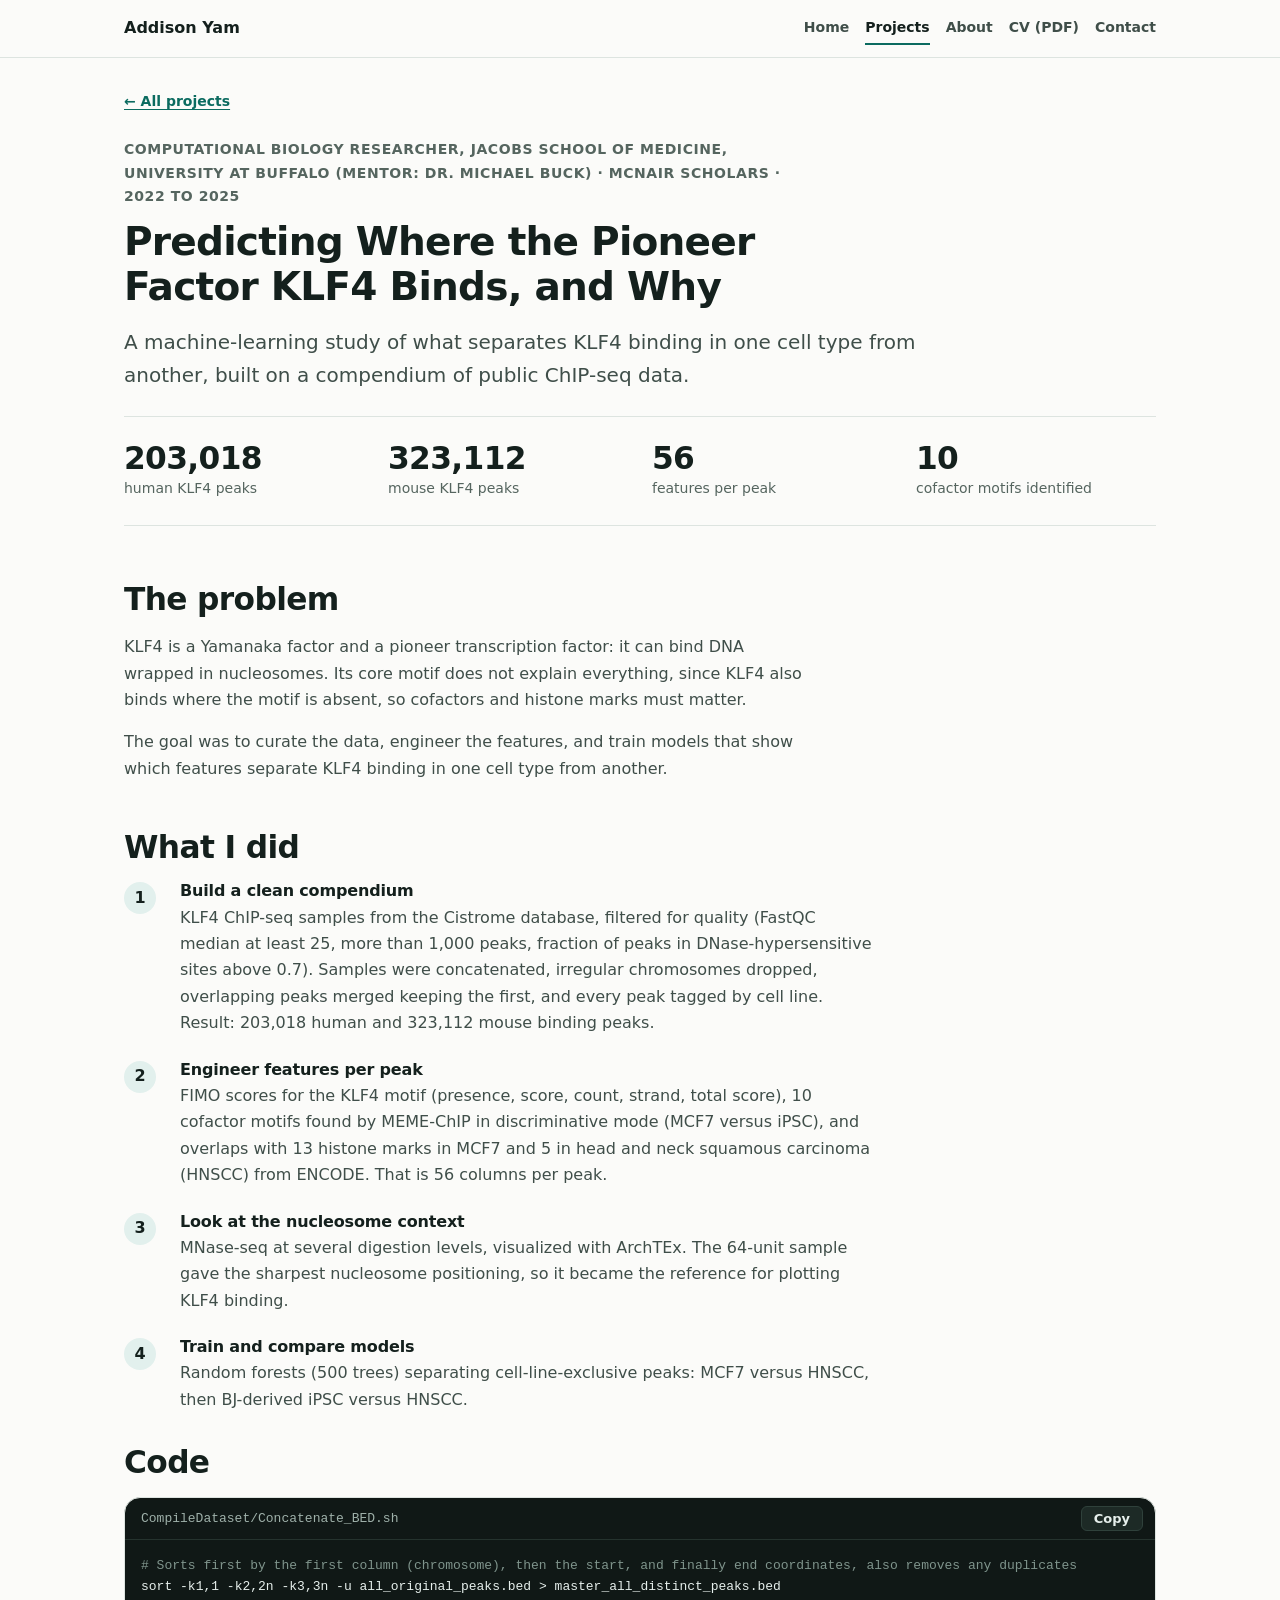
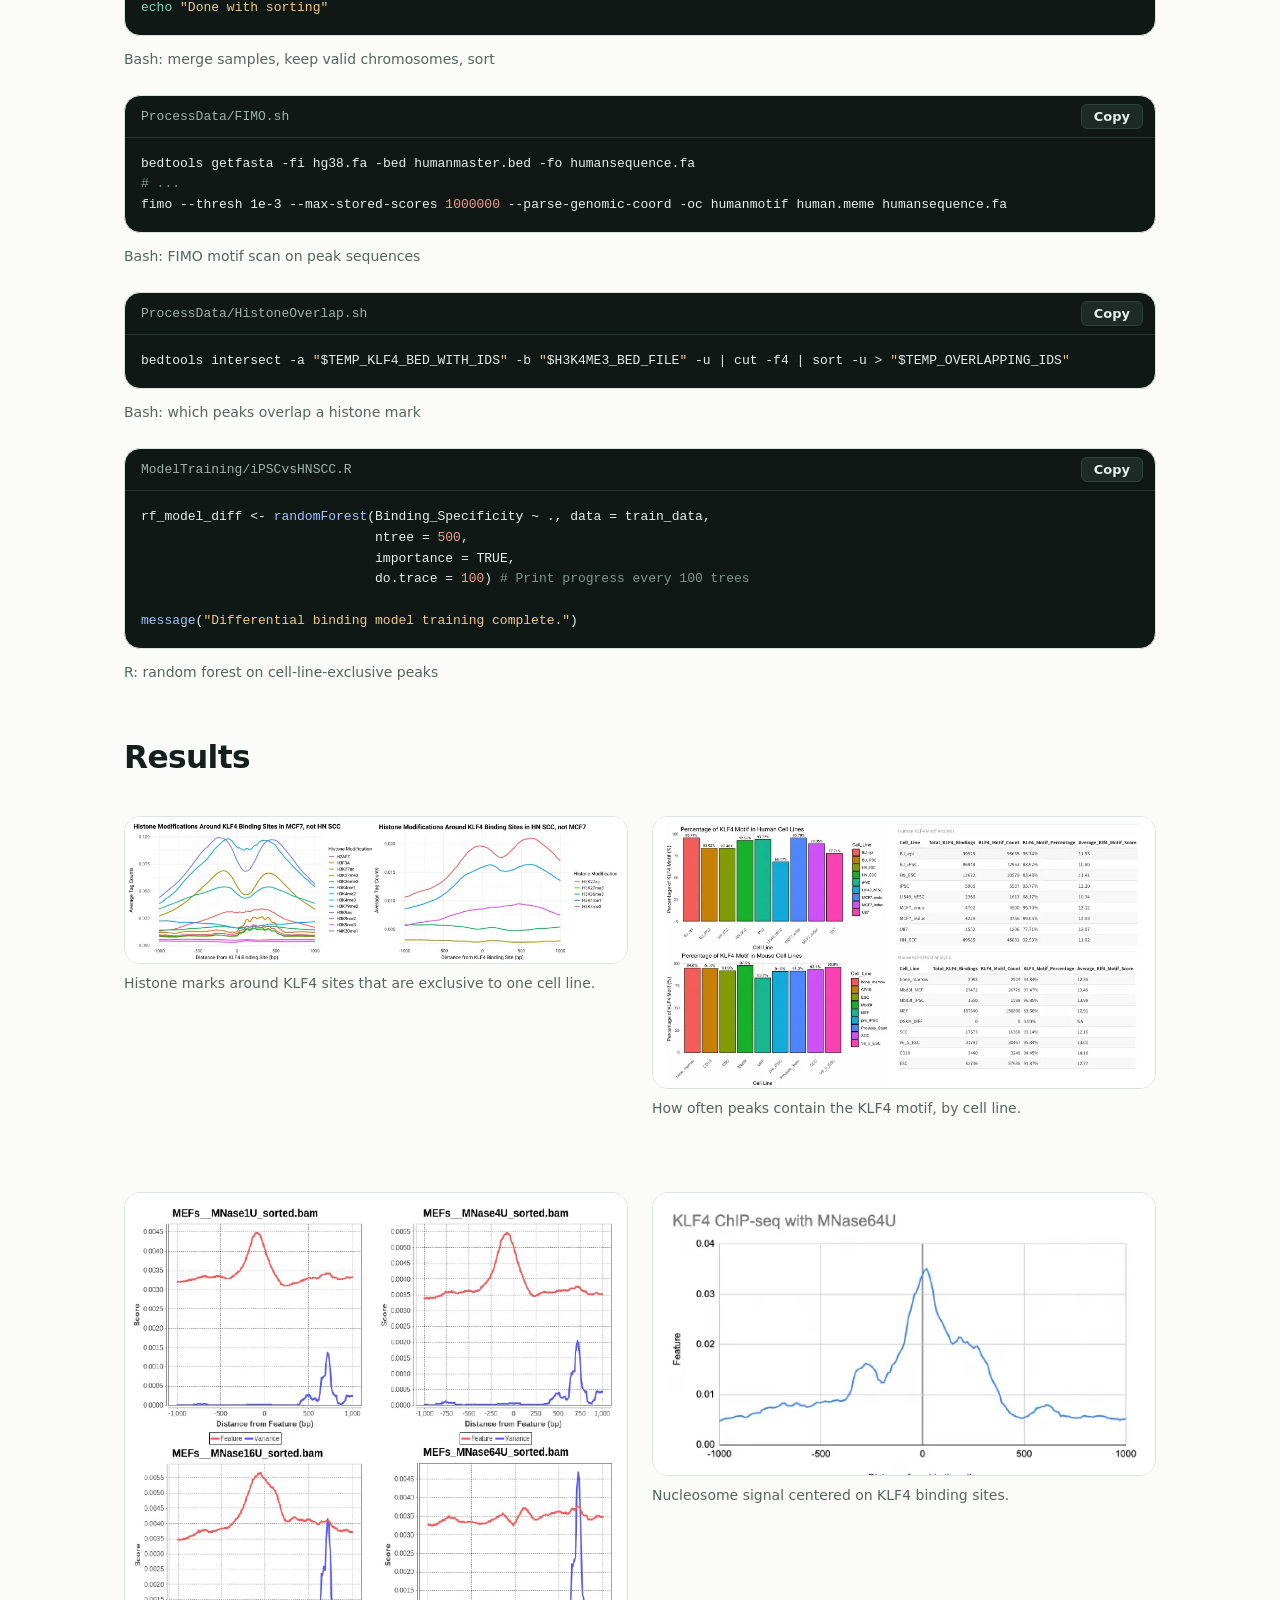
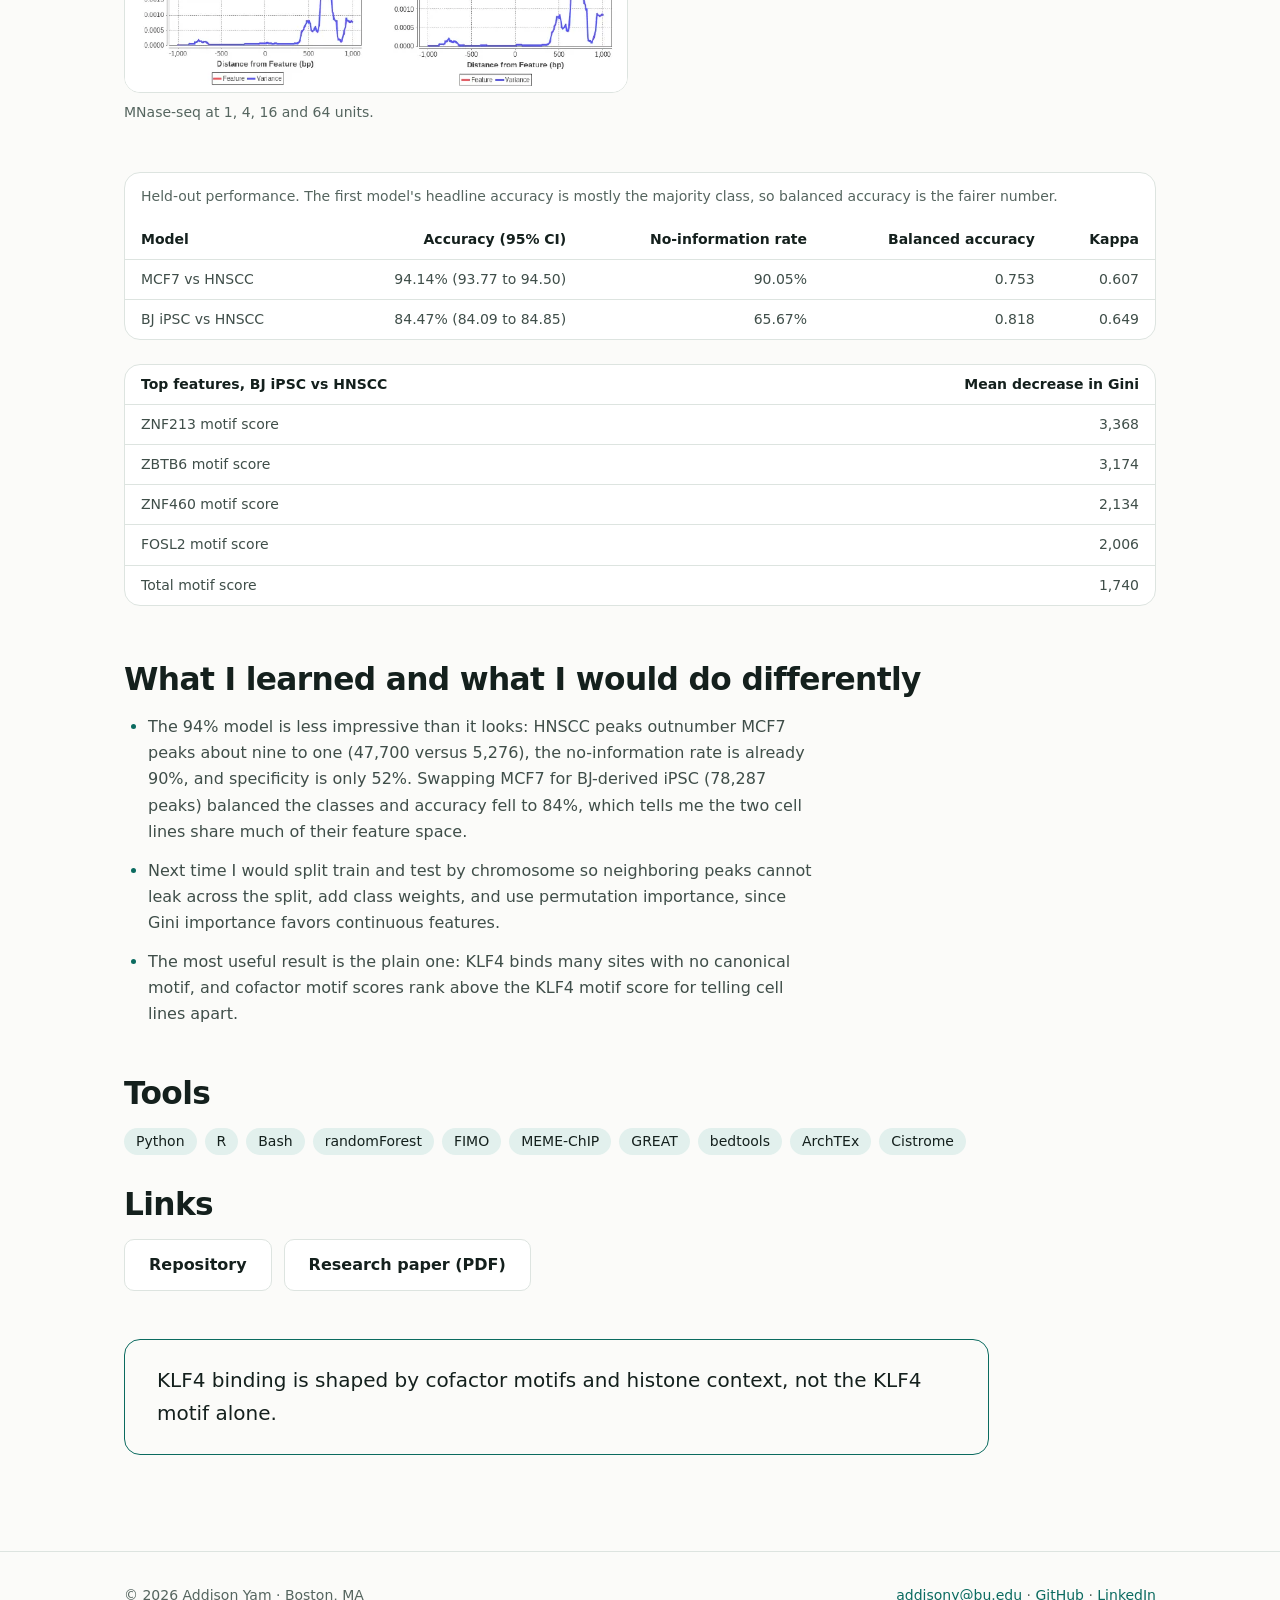
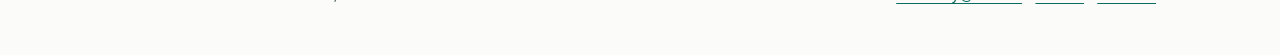
<file: projects/klf4-pioneer-factor.html>
<!DOCTYPE html>
<html lang="en"><head><meta charset="utf-8"><meta name="viewport" content="width=device-width, initial-scale=1">
<title>Predicting Where the Pioneer Factor KLF4 Binds, and Why | Addison Yam</title><meta name="description" content="A machine-learning study of what separates KLF4 binding in one cell type from another, built on a compendium of public ChIP-seq data."><meta name="color-scheme" content="light dark">
<link rel="stylesheet" href="../style.css?v=3"></head><body>
<a class="skip" href="#main">Skip to content</a>
<header class="nav"><div class="wrap"><a class="brand" href="../index.html">Addison Yam</a><nav aria-label="Main"><ul><li><a href="../index.html">Home</a></li><li><a href="../projects.html" aria-current=page>Projects</a></li><li><a href="../about.html">About</a></li><li><a href="../Addison_Yam_CV_Nov_2026.pdf">CV (PDF)</a></li><li><a href="../index.html#contact">Contact</a></li></ul></nav></div></header>
<main id="main"><div class="wrap"><a class="back" href="../projects.html">← All projects</a>
<header class="proj-head"><p class="eyebrow">Computational Biology Researcher, Jacobs School of Medicine, University at Buffalo (mentor: Dr. Michael Buck) · McNair Scholars · 2022 to 2025</p><h1>Predicting Where the Pioneer Factor KLF4 Binds, and Why</h1><p class="lede">A machine-learning study of what separates KLF4 binding in one cell type from another, built on a compendium of public ChIP-seq data.</p></header>
<div class="stats"><div><b>203,018</b><span>human KLF4 peaks</span></div><div><b>323,112</b><span>mouse KLF4 peaks</span></div><div><b>56</b><span>features per peak</span></div><div><b>10</b><span>cofactor motifs identified</span></div></div>
<section style="padding-top:var(--s-6)"><h2>The problem</h2><div style="margin-top:var(--s-4)"><p>KLF4 is a Yamanaka factor and a pioneer transcription factor: it can bind DNA wrapped in nucleosomes. Its core motif does not explain everything, since KLF4 also binds where the motif is absent, so cofactors and histone marks must matter.</p><p>The goal was to curate the data, engineer the features, and train models that show which features separate KLF4 binding in one cell type from another.</p></div></section>
<section style="padding-top:var(--s-6)"><h2>What I did</h2><div style="margin-top:var(--s-4)"><ol class="steps"><li><h3>Build a clean compendium</h3><p>KLF4 ChIP-seq samples from the Cistrome database, filtered for quality (FastQC median at least 25, more than 1,000 peaks, fraction of peaks in DNase-hypersensitive sites above 0.7). Samples were concatenated, irregular chromosomes dropped, overlapping peaks merged keeping the first, and every peak tagged by cell line. Result: 203,018 human and 323,112 mouse binding peaks.</p></li><li><h3>Engineer features per peak</h3><p>FIMO scores for the KLF4 motif (presence, score, count, strand, total score), 10 cofactor motifs found by MEME-ChIP in discriminative mode (MCF7 versus iPSC), and overlaps with 13 histone marks in MCF7 and 5 in head and neck squamous carcinoma (HNSCC) from ENCODE. That is 56 columns per peak.</p></li><li><h3>Look at the nucleosome context</h3><p>MNase-seq at several digestion levels, visualized with ArchTEx. The 64-unit sample gave the sharpest nucleosome positioning, so it became the reference for plotting KLF4 binding.</p></li><li><h3>Train and compare models</h3><p>Random forests (500 trees) separating cell-line-exclusive peaks: MCF7 versus HNSCC, then BJ-derived iPSC versus HNSCC.</p></li></ol></div></section>
<section style="padding-top:var(--s-6)"><h2>Code</h2><div style="margin-top:var(--s-4)"><div class="code"><header><span>CompileDataset/Concatenate_BED.sh</span><button type="button">Copy</button></header><pre class="hl"><code><span class="c1"># Sorts first by the first column (chromosome), then the start, and finally end coordinates, also removes any duplicates</span>
sort<span class="w"> </span>-k1,1<span class="w"> </span>-k2,2n<span class="w"> </span>-k3,3n<span class="w"> </span>-u<span class="w"> </span>all_original_peaks.bed<span class="w"> </span>&gt;<span class="w"> </span>master_all_distinct_peaks.bed
<span class="nb">echo</span><span class="w"> </span><span class="s2">"Done with sorting"</span>
</code></pre></div><p class="cap">Bash: merge samples, keep valid chromosomes, sort</p><div class="code"><header><span>ProcessData/FIMO.sh</span><button type="button">Copy</button></header><pre class="hl"><code>bedtools<span class="w"> </span>getfasta<span class="w"> </span>-fi<span class="w"> </span>hg38.fa<span class="w"> </span>-bed<span class="w"> </span>humanmaster.bed<span class="w"> </span>-fo<span class="w"> </span>humansequence.fa
<span class="c1"># ...</span>
fimo<span class="w"> </span>--thresh<span class="w"> </span>1e-3<span class="w"> </span>--max-stored-scores<span class="w"> </span><span class="m">1000000</span><span class="w"> </span>--parse-genomic-coord<span class="w"> </span>-oc<span class="w"> </span>humanmotif<span class="w"> </span>human.meme<span class="w"> </span>humansequence.fa
</code></pre></div><p class="cap">Bash: FIMO motif scan on peak sequences</p><div class="code"><header><span>ProcessData/HistoneOverlap.sh</span><button type="button">Copy</button></header><pre class="hl"><code>bedtools<span class="w"> </span>intersect<span class="w"> </span>-a<span class="w"> </span><span class="s2">"</span><span class="nv">$TEMP_KLF4_BED_WITH_IDS</span><span class="s2">"</span><span class="w"> </span>-b<span class="w"> </span><span class="s2">"</span><span class="nv">$H3K4ME3_BED_FILE</span><span class="s2">"</span><span class="w"> </span>-u<span class="w"> </span><span class="p">|</span><span class="w"> </span>cut<span class="w"> </span>-f4<span class="w"> </span><span class="p">|</span><span class="w"> </span>sort<span class="w"> </span>-u<span class="w"> </span>&gt;<span class="w"> </span><span class="s2">"</span><span class="nv">$TEMP_OVERLAPPING_IDS</span><span class="s2">"</span>
</code></pre></div><p class="cap">Bash: which peaks overlap a histone mark</p><div class="code"><header><span>ModelTraining/iPSCvsHNSCC.R</span><button type="button">Copy</button></header><pre class="hl"><code><span class="n">rf_model_diff</span><span class="w"> </span><span class="o">&lt;-</span><span class="w"> </span><span class="nf">randomForest</span><span class="p">(</span><span class="n">Binding_Specificity</span><span class="w"> </span><span class="o">~</span><span class="w"> </span><span class="n">.</span><span class="p">,</span><span class="w"> </span><span class="n">data</span><span class="w"> </span><span class="o">=</span><span class="w"> </span><span class="n">train_data</span><span class="p">,</span>
<span class="w">                              </span><span class="n">ntree</span><span class="w"> </span><span class="o">=</span><span class="w"> </span><span class="m">500</span><span class="p">,</span>
<span class="w">                              </span><span class="n">importance</span><span class="w"> </span><span class="o">=</span><span class="w"> </span><span class="kc">TRUE</span><span class="p">,</span>
<span class="w">                              </span><span class="n">do.trace</span><span class="w"> </span><span class="o">=</span><span class="w"> </span><span class="m">100</span><span class="p">)</span><span class="w"> </span><span class="c1"># Print progress every 100 trees</span>

<span class="nf">message</span><span class="p">(</span><span class="s">"Differential binding model training complete."</span><span class="p">)</span>
</code></pre></div><p class="cap">R: random forest on cell-line-exclusive peaks</p></div></section>
<section style="padding-top:var(--s-6)"><h2>Results</h2><div style="margin-top:var(--s-4)"><div class="figs"><figure><div class="media"><img src="../assets/img/klf4-pioneer-factor-klf_histone.webp" alt="Histone modification signal around KLF4 binding sites in MCF7 but not HNSCC, and in HNSCC but not MCF7" width="910" height="265" loading="lazy" decoding="async"></div><figcaption>Histone marks around KLF4 sites that are exclusive to one cell line.</figcaption></figure><figure><div class="media"><img src="../assets/img/klf4-pioneer-factor-klf_motif.webp" alt="Bar charts and tables of the percentage of KLF4 binding peaks containing the KLF4 motif in human and mouse cell lines" width="945" height="510" loading="lazy" decoding="async"></div><figcaption>How often peaks contain the KLF4 motif, by cell line.</figcaption></figure><figure><div class="media"><img src="../assets/img/klf4-pioneer-factor-klf_mnase.webp" alt="Average nucleosome positioning from MNase-seq at four digestion levels in mouse embryonic fibroblasts" width="770" height="765" loading="lazy" decoding="async"></div><figcaption>MNase-seq at 1, 4, 16 and 64 units.</figcaption></figure><figure><div class="media"><img src="../assets/img/klf4-pioneer-factor-klf_nuc.webp" alt="Average MNase-seq signal around KLF4 binding sites" width="570" height="320" loading="lazy" decoding="async"></div><figcaption>Nucleosome signal centered on KLF4 binding sites.</figcaption></figure></div><div class="tablewrap"><table><caption>Held-out performance. The first model's headline accuracy is mostly the majority class, so balanced accuracy is the fairer number.</caption><thead><tr><th scope='col'>Model</th><th scope='col'>Accuracy (95% CI)</th><th scope='col'>No-information rate</th><th scope='col'>Balanced accuracy</th><th scope='col'>Kappa</th></tr></thead><tbody><tr><th scope=row>MCF7 vs HNSCC</th><td>94.14% (93.77 to 94.50)</td><td>90.05%</td><td>0.753</td><td>0.607</td></tr><tr><th scope=row>BJ iPSC vs HNSCC</th><td>84.47% (84.09 to 84.85)</td><td>65.67%</td><td>0.818</td><td>0.649</td></tr></tbody></table></div><div class="tablewrap"><table><thead><tr><th scope='col'>Top features, BJ iPSC vs HNSCC</th><th scope='col'>Mean decrease in Gini</th></tr></thead><tbody><tr><th scope=row>ZNF213 motif score</th><td>3,368</td></tr><tr><th scope=row>ZBTB6 motif score</th><td>3,174</td></tr><tr><th scope=row>ZNF460 motif score</th><td>2,134</td></tr><tr><th scope=row>FOSL2 motif score</th><td>2,006</td></tr><tr><th scope=row>Total motif score</th><td>1,740</td></tr></tbody></table></div></div></section>
<section style="padding-top:var(--s-6)"><h2>What I learned and what I would do differently</h2><div style="margin-top:var(--s-4)"><ul class="bul"><li>The 94% model is less impressive than it looks: HNSCC peaks outnumber MCF7 peaks about nine to one (47,700 versus 5,276), the no-information rate is already 90%, and specificity is only 52%. Swapping MCF7 for BJ-derived iPSC (78,287 peaks) balanced the classes and accuracy fell to 84%, which tells me the two cell lines share much of their feature space.</li><li>Next time I would split train and test by chromosome so neighboring peaks cannot leak across the split, add class weights, and use permutation importance, since Gini importance favors continuous features.</li><li>The most useful result is the plain one: KLF4 binds many sites with no canonical motif, and cofactor motif scores rank above the KLF4 motif score for telling cell lines apart.</li></ul></div></section>
<section style="padding-top:var(--s-6)"><h2>Tools</h2><div style="margin-top:var(--s-4)"><ul class="tags"><li>Python</li><li>R</li><li>Bash</li><li>randomForest</li><li>FIMO</li><li>MEME-ChIP</li><li>GREAT</li><li>bedtools</li><li>ArchTEx</li><li>Cistrome</li></ul></div></section>
<section style="padding-top:var(--s-6)"><h2>Links</h2><div style="margin-top:var(--s-4)"><ul class="links"><li><a class="btn" href="https://github.com/addisonyam/KLF4-Yamanaka-Pioneer-Factor-Project">Repository</a></li><li><a class="btn" href="../docs/KLF4_McNair_Research_Paper.pdf">Research paper (PDF)</a></li></ul></div></section>
<p class="takeaway">KLF4 binding is shaped by cofactor motifs and histone context, not the KLF4 motif alone.</p></div></main>
<footer><div class="wrap"><span>© 2026 Addison Yam · Boston, MA</span><span><a href="mailto:addisony@bu.edu">addisony@bu.edu</a> · <a href="https://github.com/addisonyam/">GitHub</a> · <a href="https://www.linkedin.com/in/addisonyam">LinkedIn</a></span></div></footer>
<script src="../assets/main.js" defer></script></body></html>
</file>
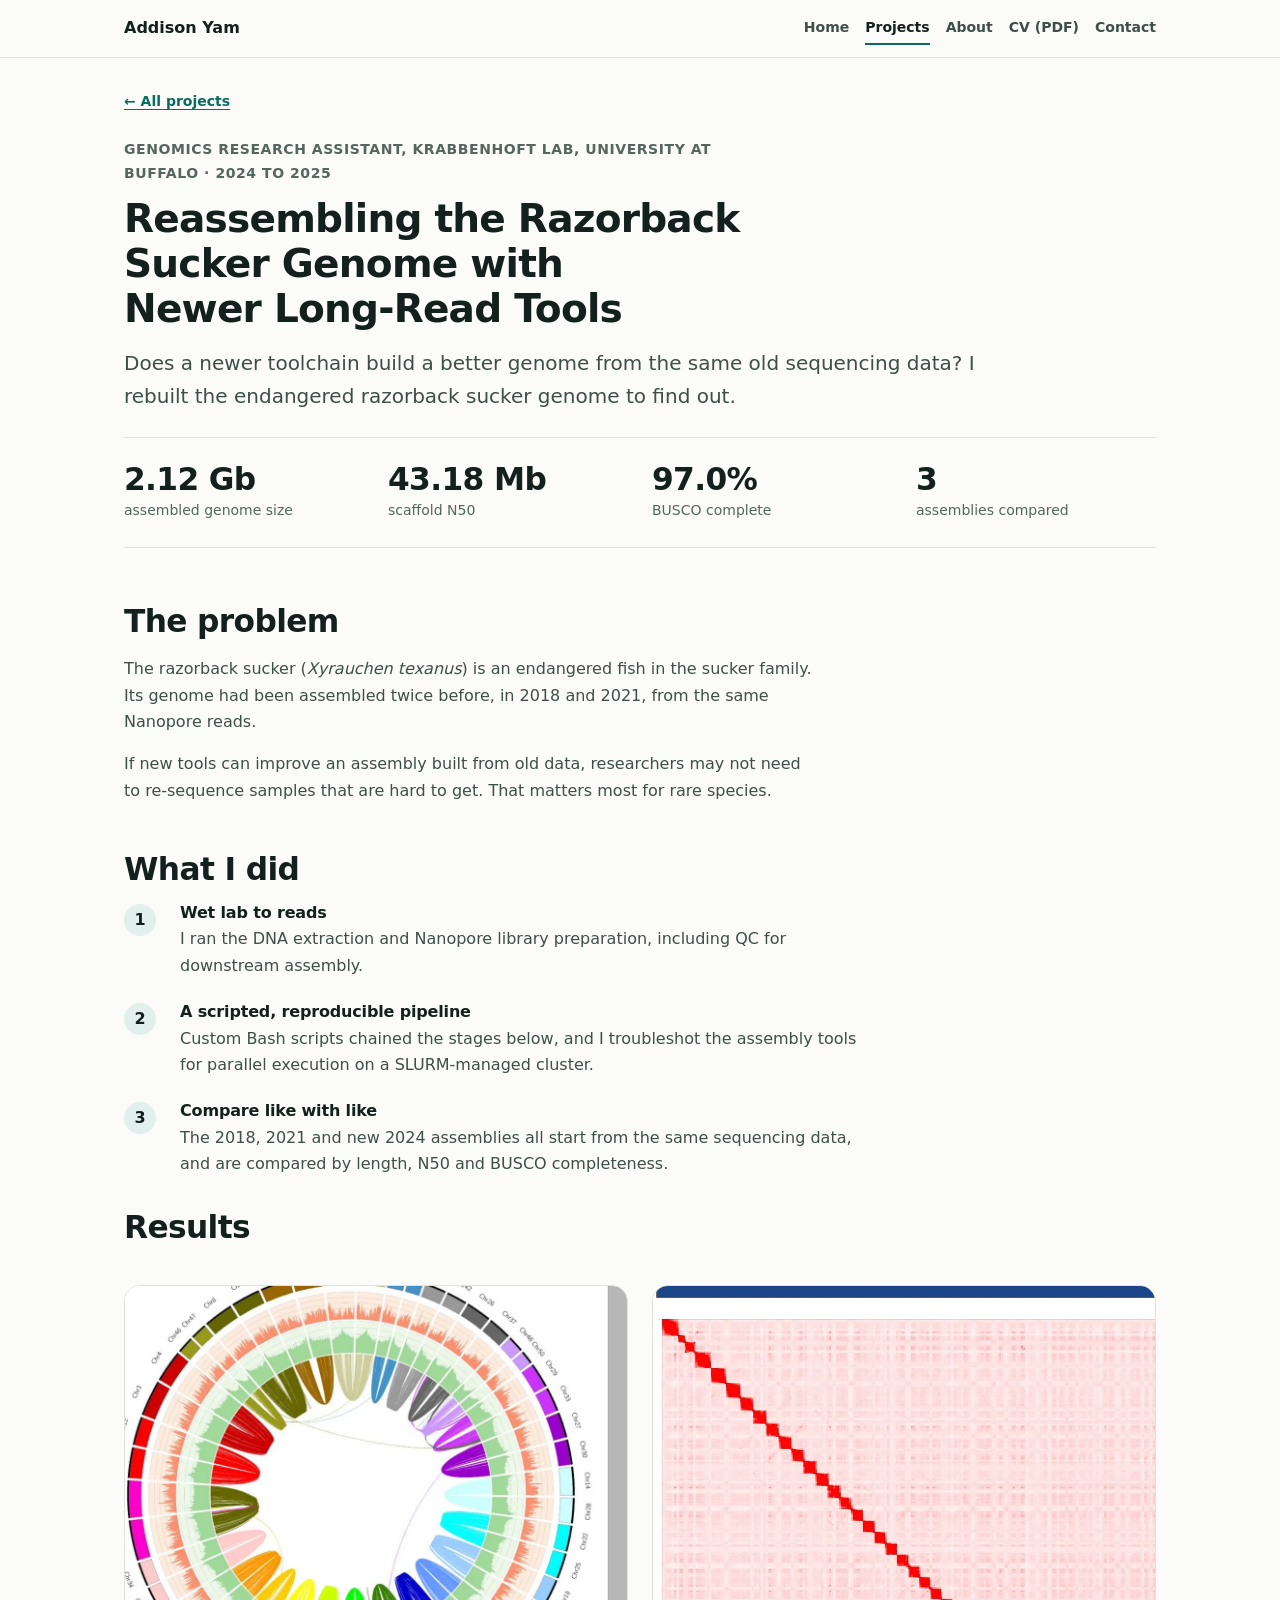
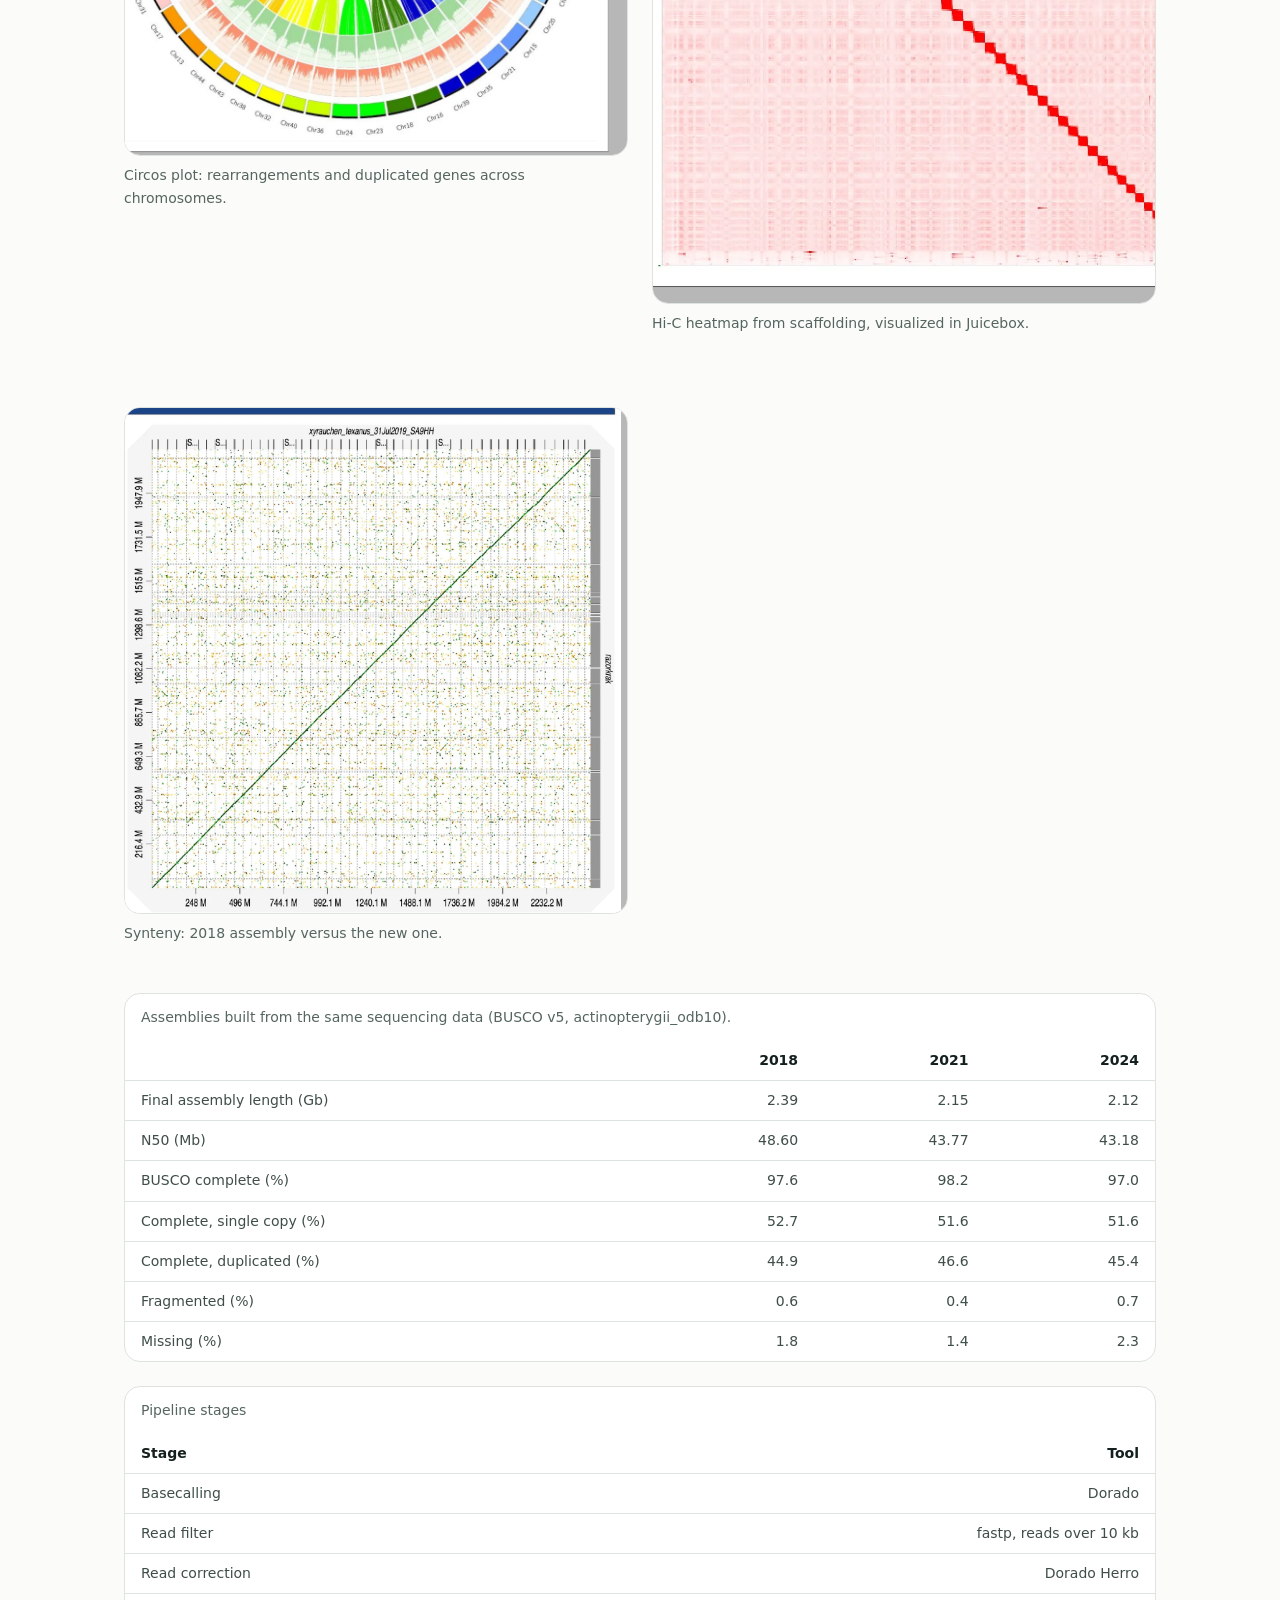
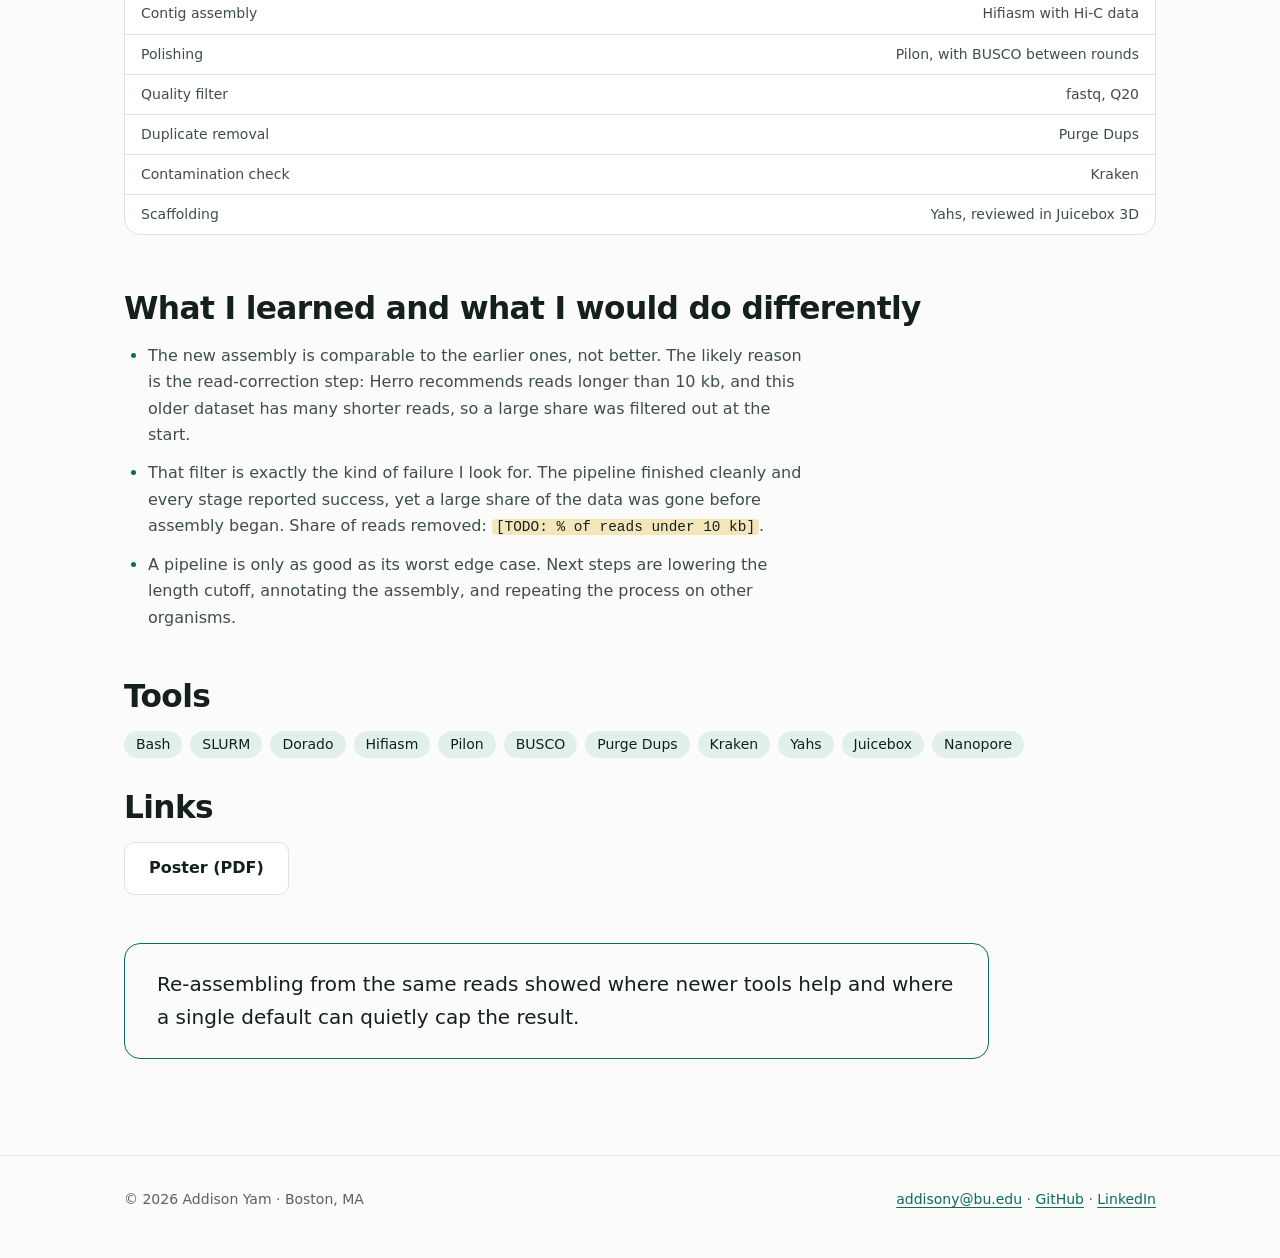
<file: projects/razorback-sucker-genome.html>
<!DOCTYPE html>
<html lang="en"><head><meta charset="utf-8"><meta name="viewport" content="width=device-width, initial-scale=1">
<title>Reassembling the Razorback Sucker Genome with Newer Long-Read Tools | Addison Yam</title><meta name="description" content="Does a newer toolchain build a better genome from the same old sequencing data? I rebuilt the endangered razorback sucker genome to find out."><meta name="color-scheme" content="light dark">
<link rel="stylesheet" href="../style.css?v=3"></head><body>
<a class="skip" href="#main">Skip to content</a>
<header class="nav"><div class="wrap"><a class="brand" href="../index.html">Addison Yam</a><nav aria-label="Main"><ul><li><a href="../index.html">Home</a></li><li><a href="../projects.html" aria-current=page>Projects</a></li><li><a href="../about.html">About</a></li><li><a href="../Addison_Yam_CV_Nov_2026.pdf">CV (PDF)</a></li><li><a href="../index.html#contact">Contact</a></li></ul></nav></div></header>
<main id="main"><div class="wrap"><a class="back" href="../projects.html">← All projects</a>
<header class="proj-head"><p class="eyebrow">Genomics Research Assistant, Krabbenhoft Lab, University at Buffalo · 2024 to 2025</p><h1>Reassembling the Razorback Sucker Genome with Newer Long-Read Tools</h1><p class="lede">Does a newer toolchain build a better genome from the same old sequencing data? I rebuilt the endangered razorback sucker genome to find out.</p></header>
<div class="stats"><div><b>2.12 Gb</b><span>assembled genome size</span></div><div><b>43.18 Mb</b><span>scaffold N50</span></div><div><b>97.0%</b><span>BUSCO complete</span></div><div><b>3</b><span>assemblies compared</span></div></div>
<section style="padding-top:var(--s-6)"><h2>The problem</h2><div style="margin-top:var(--s-4)"><p>The razorback sucker (<i>Xyrauchen texanus</i>) is an endangered fish in the sucker family. Its genome had been assembled twice before, in 2018 and 2021, from the same Nanopore reads.</p><p>If new tools can improve an assembly built from old data, researchers may not need to re-sequence samples that are hard to get. That matters most for rare species.</p></div></section>
<section style="padding-top:var(--s-6)"><h2>What I did</h2><div style="margin-top:var(--s-4)"><ol class="steps"><li><h3>Wet lab to reads</h3><p>I ran the DNA extraction and Nanopore library preparation, including QC for downstream assembly.</p></li><li><h3>A scripted, reproducible pipeline</h3><p>Custom Bash scripts chained the stages below, and I troubleshot the assembly tools for parallel execution on a SLURM-managed cluster.</p></li><li><h3>Compare like with like</h3><p>The 2018, 2021 and new 2024 assemblies all start from the same sequencing data, and are compared by length, N50 and BUSCO completeness.</p></li></ol></div></section>

<section style="padding-top:var(--s-6)"><h2>Results</h2><div style="margin-top:var(--s-4)"><div class="figs"><figure><div class="media"><img src="../assets/img/razorback-sucker-genome-fish_circos.webp" alt="Circos plot of the razorback sucker genome showing chromosomes and duplicated gene relationships" width="1040" height="970" loading="lazy" decoding="async"></div><figcaption>Circos plot: rearrangements and duplicated genes across chromosomes.</figcaption></figure><figure><div class="media"><img src="../assets/img/razorback-sucker-genome-fish_hic.webp" alt="Hi-C contact heatmap showing contigs scaffolded into chromosomes" width="920" height="1130" loading="lazy" decoding="async"></div><figcaption>Hi-C heatmap from scaffolding, visualized in Juicebox.</figcaption></figure><figure><div class="media"><img src="../assets/img/razorback-sucker-genome-fish_syn.webp" alt="Syntenic dot plot comparing the 2018 assembly with the new assembly" width="1400" height="1408" loading="lazy" decoding="async"></div><figcaption>Synteny: 2018 assembly versus the new one.</figcaption></figure></div><div class="tablewrap"><table><caption>Assemblies built from the same sequencing data (BUSCO v5, actinopterygii_odb10).</caption><thead><tr><th scope='col'></th><th scope='col'>2018</th><th scope='col'>2021</th><th scope='col'>2024</th></tr></thead><tbody><tr><th scope=row>Final assembly length (Gb)</th><td>2.39</td><td>2.15</td><td>2.12</td></tr><tr><th scope=row>N50 (Mb)</th><td>48.60</td><td>43.77</td><td>43.18</td></tr><tr><th scope=row>BUSCO complete (%)</th><td>97.6</td><td>98.2</td><td>97.0</td></tr><tr><th scope=row>Complete, single copy (%)</th><td>52.7</td><td>51.6</td><td>51.6</td></tr><tr><th scope=row>Complete, duplicated (%)</th><td>44.9</td><td>46.6</td><td>45.4</td></tr><tr><th scope=row>Fragmented (%)</th><td>0.6</td><td>0.4</td><td>0.7</td></tr><tr><th scope=row>Missing (%)</th><td>1.8</td><td>1.4</td><td>2.3</td></tr></tbody></table></div><div class="tablewrap"><table><caption>Pipeline stages</caption><thead><tr><th scope='col'>Stage</th><th scope='col'>Tool</th></tr></thead><tbody><tr><th scope=row>Basecalling</th><td>Dorado</td></tr><tr><th scope=row>Read filter</th><td>fastp, reads over 10 kb</td></tr><tr><th scope=row>Read correction</th><td>Dorado Herro</td></tr><tr><th scope=row>Contig assembly</th><td>Hifiasm with Hi-C data</td></tr><tr><th scope=row>Polishing</th><td>Pilon, with BUSCO between rounds</td></tr><tr><th scope=row>Quality filter</th><td>fastq, Q20</td></tr><tr><th scope=row>Duplicate removal</th><td>Purge Dups</td></tr><tr><th scope=row>Contamination check</th><td>Kraken</td></tr><tr><th scope=row>Scaffolding</th><td>Yahs, reviewed in Juicebox 3D</td></tr></tbody></table></div></div></section>
<section style="padding-top:var(--s-6)"><h2>What I learned and what I would do differently</h2><div style="margin-top:var(--s-4)"><ul class="bul"><li>The new assembly is comparable to the earlier ones, not better. The likely reason is the read-correction step: Herro recommends reads longer than 10 kb, and this older dataset has many shorter reads, so a large share was filtered out at the start.</li><li>That filter is exactly the kind of failure I look for. The pipeline finished cleanly and every stage reported success, yet a large share of the data was gone before assembly began. Share of reads removed: <span class="todo">[TODO: % of reads under 10 kb]</span>.</li><li>A pipeline is only as good as its worst edge case. Next steps are lowering the length cutoff, annotating the assembly, and repeating the process on other organisms.</li></ul></div></section>
<section style="padding-top:var(--s-6)"><h2>Tools</h2><div style="margin-top:var(--s-4)"><ul class="tags"><li>Bash</li><li>SLURM</li><li>Dorado</li><li>Hifiasm</li><li>Pilon</li><li>BUSCO</li><li>Purge Dups</li><li>Kraken</li><li>Yahs</li><li>Juicebox</li><li>Nanopore</li></ul></div></section>
<section style="padding-top:var(--s-6)"><h2>Links</h2><div style="margin-top:var(--s-4)"><ul class="links"><li><a class="btn" href="../docs/Razorback_Genome_Poster.pdf">Poster (PDF)</a></li></ul></div></section>
<p class="takeaway">Re-assembling from the same reads showed where newer tools help and where a single default can quietly cap the result.</p></div></main>
<footer><div class="wrap"><span>© 2026 Addison Yam · Boston, MA</span><span><a href="mailto:addisony@bu.edu">addisony@bu.edu</a> · <a href="https://github.com/addisonyam/">GitHub</a> · <a href="https://www.linkedin.com/in/addisonyam">LinkedIn</a></span></div></footer>
<script src="../assets/main.js" defer></script></body></html>
</file>
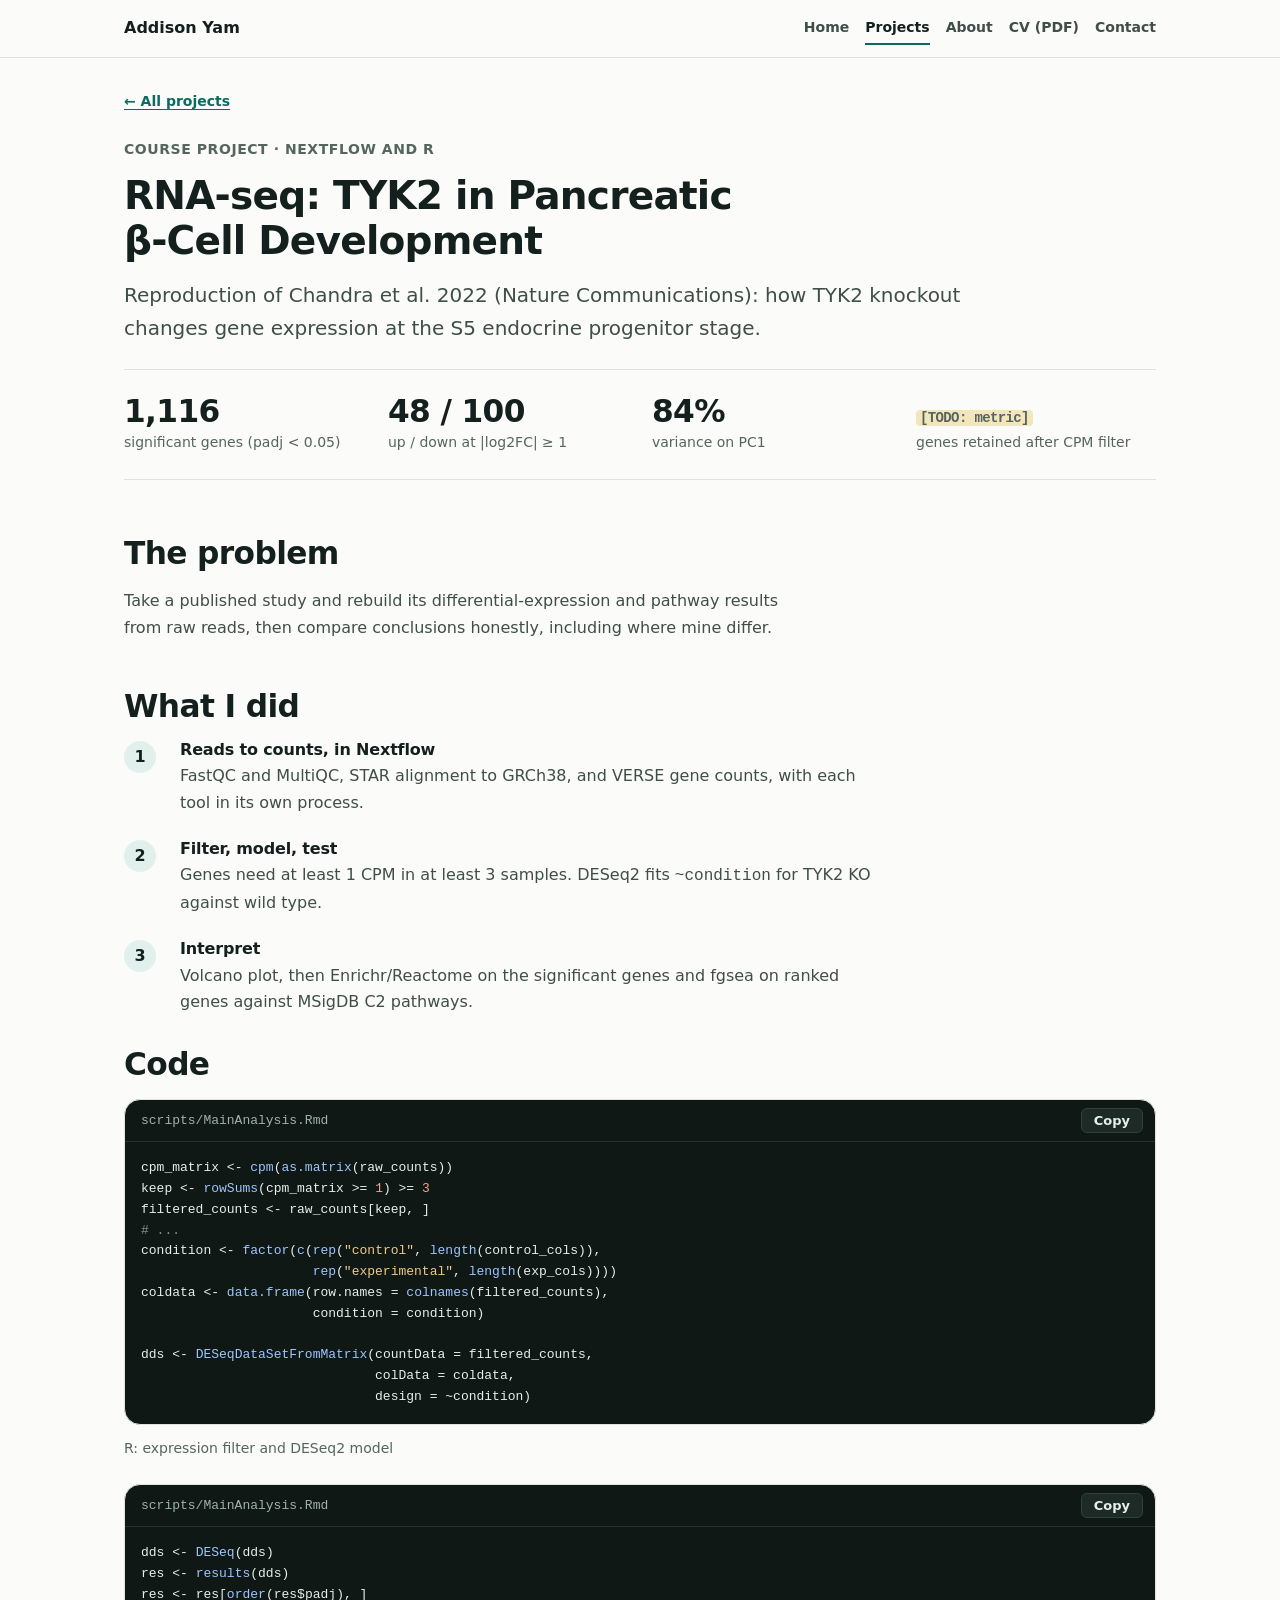
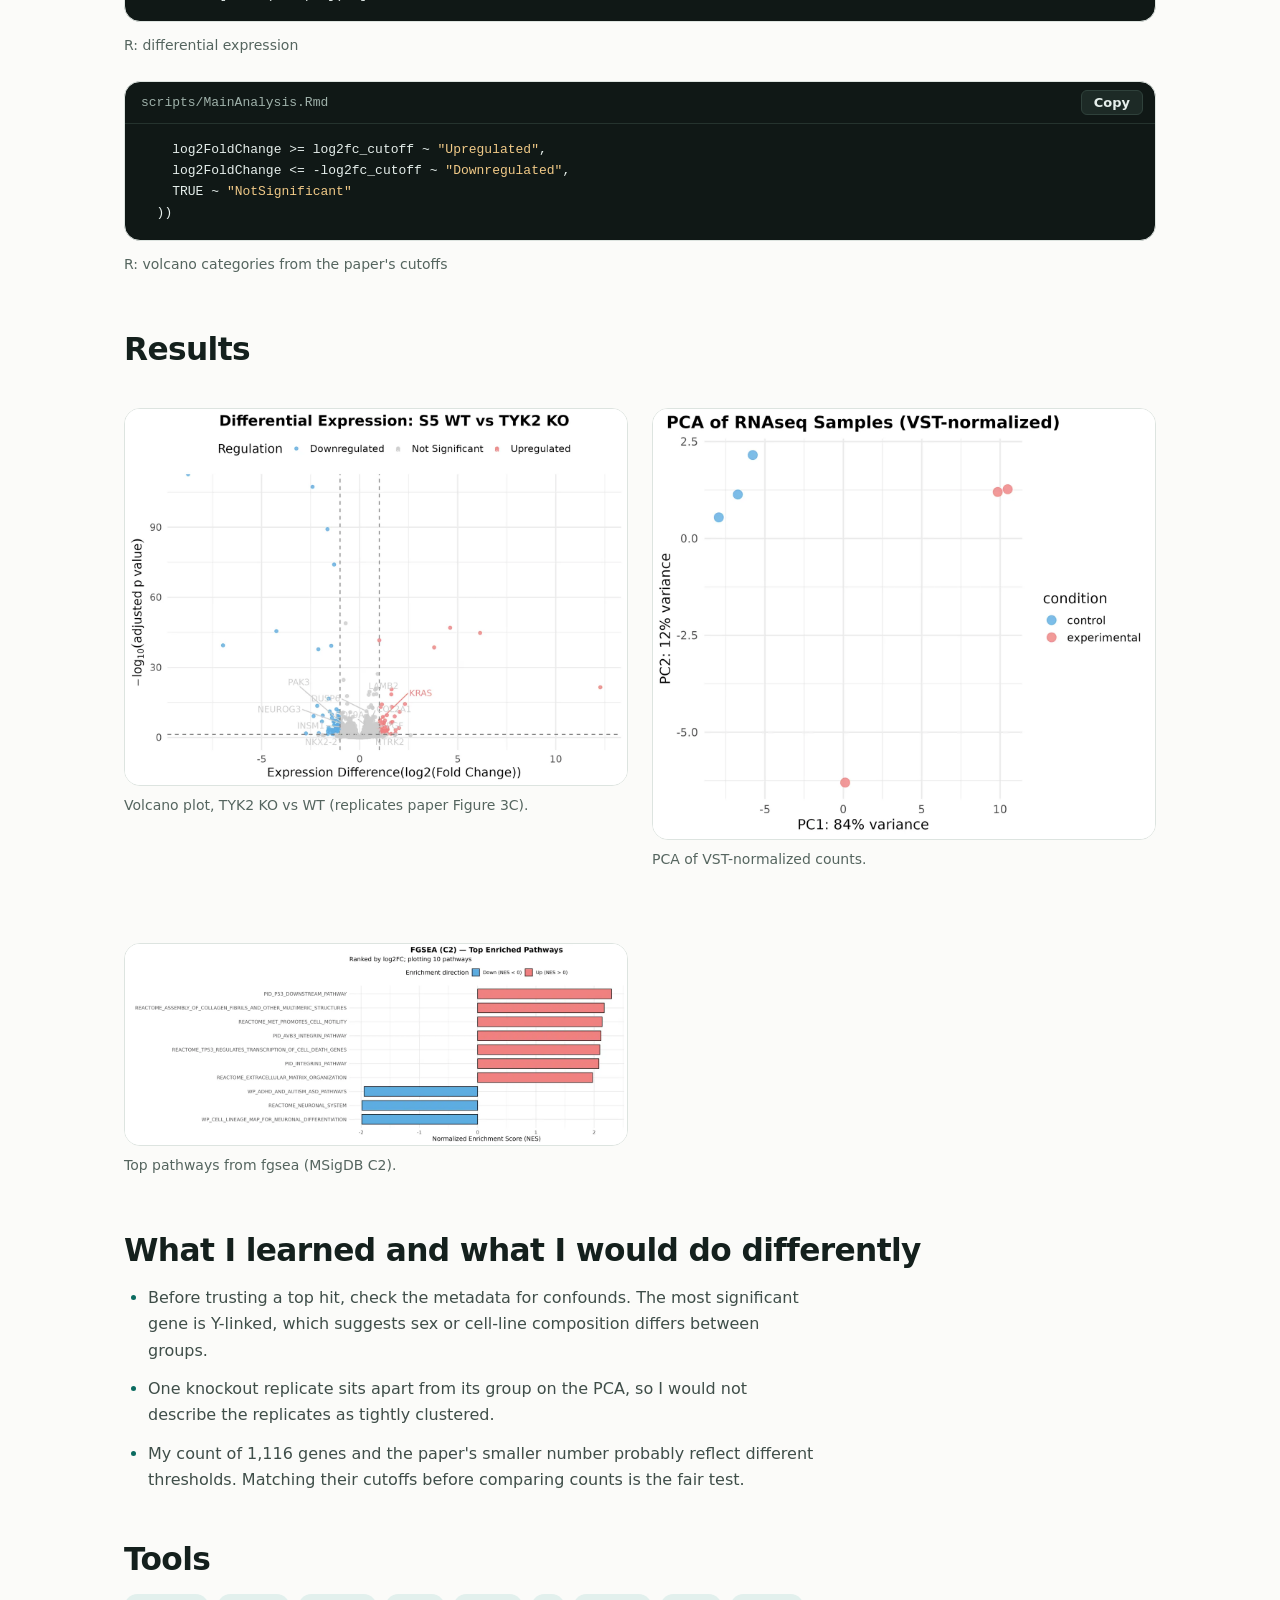
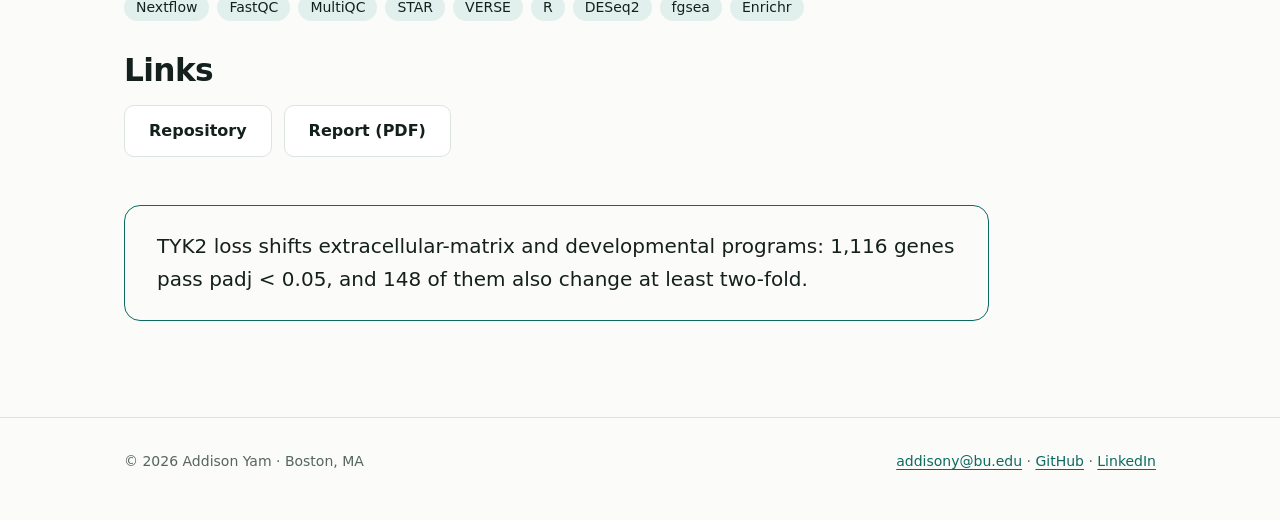
<file: projects/rnaseq-tyk2.html>
<!DOCTYPE html>
<html lang="en"><head><meta charset="utf-8"><meta name="viewport" content="width=device-width, initial-scale=1">
<title>RNA-seq: TYK2 in Pancreatic β-Cell Development | Addison Yam</title><meta name="description" content="Reproduction of Chandra et al. 2022 (Nature Communications): how TYK2 knockout changes gene expression at the S5 endocrine progenitor stage."><meta name="color-scheme" content="light dark">
<link rel="stylesheet" href="../style.css?v=3"></head><body>
<a class="skip" href="#main">Skip to content</a>
<header class="nav"><div class="wrap"><a class="brand" href="../index.html">Addison Yam</a><nav aria-label="Main"><ul><li><a href="../index.html">Home</a></li><li><a href="../projects.html" aria-current=page>Projects</a></li><li><a href="../about.html">About</a></li><li><a href="../Addison_Yam_CV_Nov_2026.pdf">CV (PDF)</a></li><li><a href="../index.html#contact">Contact</a></li></ul></nav></div></header>
<main id="main"><div class="wrap"><a class="back" href="../projects.html">← All projects</a>
<header class="proj-head"><p class="eyebrow">Course project · Nextflow and R</p><h1>RNA-seq: TYK2 in Pancreatic β-Cell Development</h1><p class="lede">Reproduction of Chandra et al. 2022 (Nature Communications): how TYK2 knockout changes gene expression at the S5 endocrine progenitor stage.</p></header>
<div class="stats"><div><b>1,116</b><span>significant genes (padj &lt; 0.05)</span></div><div><b>48 / 100</b><span>up / down at |log2FC| ≥ 1</span></div><div><b>84%</b><span>variance on PC1</span></div><div><b><span class="todo">[TODO: metric]</span></b><span>genes retained after CPM filter</span></div></div>
<section style="padding-top:var(--s-6)"><h2>The problem</h2><div style="margin-top:var(--s-4)"><p>Take a published study and rebuild its differential-expression and pathway results from raw reads, then compare conclusions honestly, including where mine differ.</p></div></section>
<section style="padding-top:var(--s-6)"><h2>What I did</h2><div style="margin-top:var(--s-4)"><ol class="steps"><li><h3>Reads to counts, in Nextflow</h3><p>FastQC and MultiQC, STAR alignment to GRCh38, and VERSE gene counts, with each tool in its own process.</p></li><li><h3>Filter, model, test</h3><p>Genes need at least 1 CPM in at least 3 samples. DESeq2 fits <code>~condition</code> for TYK2 KO against wild type.</p></li><li><h3>Interpret</h3><p>Volcano plot, then Enrichr/Reactome on the significant genes and fgsea on ranked genes against MSigDB C2 pathways.</p></li></ol></div></section>
<section style="padding-top:var(--s-6)"><h2>Code</h2><div style="margin-top:var(--s-4)"><div class="code"><header><span>scripts/MainAnalysis.Rmd</span><button type="button">Copy</button></header><pre class="hl"><code><span class="n">cpm_matrix</span><span class="w"> </span><span class="o">&lt;-</span><span class="w"> </span><span class="nf">cpm</span><span class="p">(</span><span class="nf">as.matrix</span><span class="p">(</span><span class="n">raw_counts</span><span class="p">))</span>
<span class="n">keep</span><span class="w"> </span><span class="o">&lt;-</span><span class="w"> </span><span class="nf">rowSums</span><span class="p">(</span><span class="n">cpm_matrix</span><span class="w"> </span><span class="o">&gt;=</span><span class="w"> </span><span class="m">1</span><span class="p">)</span><span class="w"> </span><span class="o">&gt;=</span><span class="w"> </span><span class="m">3</span>
<span class="n">filtered_counts</span><span class="w"> </span><span class="o">&lt;-</span><span class="w"> </span><span class="n">raw_counts</span><span class="p">[</span><span class="n">keep</span><span class="p">,</span><span class="w"> </span><span class="p">]</span>
<span class="c1"># ...</span>
<span class="n">condition</span><span class="w"> </span><span class="o">&lt;-</span><span class="w"> </span><span class="nf">factor</span><span class="p">(</span><span class="nf">c</span><span class="p">(</span><span class="nf">rep</span><span class="p">(</span><span class="s">"control"</span><span class="p">,</span><span class="w"> </span><span class="nf">length</span><span class="p">(</span><span class="n">control_cols</span><span class="p">)),</span>
<span class="w">                      </span><span class="nf">rep</span><span class="p">(</span><span class="s">"experimental"</span><span class="p">,</span><span class="w"> </span><span class="nf">length</span><span class="p">(</span><span class="n">exp_cols</span><span class="p">))))</span>
<span class="n">coldata</span><span class="w"> </span><span class="o">&lt;-</span><span class="w"> </span><span class="nf">data.frame</span><span class="p">(</span><span class="n">row.names</span><span class="w"> </span><span class="o">=</span><span class="w"> </span><span class="nf">colnames</span><span class="p">(</span><span class="n">filtered_counts</span><span class="p">),</span>
<span class="w">                      </span><span class="n">condition</span><span class="w"> </span><span class="o">=</span><span class="w"> </span><span class="n">condition</span><span class="p">)</span>

<span class="n">dds</span><span class="w"> </span><span class="o">&lt;-</span><span class="w"> </span><span class="nf">DESeqDataSetFromMatrix</span><span class="p">(</span><span class="n">countData</span><span class="w"> </span><span class="o">=</span><span class="w"> </span><span class="n">filtered_counts</span><span class="p">,</span>
<span class="w">                              </span><span class="n">colData</span><span class="w"> </span><span class="o">=</span><span class="w"> </span><span class="n">coldata</span><span class="p">,</span>
<span class="w">                              </span><span class="n">design</span><span class="w"> </span><span class="o">=</span><span class="w"> </span><span class="o">~</span><span class="n">condition</span><span class="p">)</span>
</code></pre></div><p class="cap">R: expression filter and DESeq2 model</p><div class="code"><header><span>scripts/MainAnalysis.Rmd</span><button type="button">Copy</button></header><pre class="hl"><code><span class="n">dds</span><span class="w"> </span><span class="o">&lt;-</span><span class="w"> </span><span class="nf">DESeq</span><span class="p">(</span><span class="n">dds</span><span class="p">)</span>
<span class="n">res</span><span class="w"> </span><span class="o">&lt;-</span><span class="w"> </span><span class="nf">results</span><span class="p">(</span><span class="n">dds</span><span class="p">)</span>
<span class="n">res</span><span class="w"> </span><span class="o">&lt;-</span><span class="w"> </span><span class="n">res</span><span class="p">[</span><span class="nf">order</span><span class="p">(</span><span class="n">res</span><span class="o">$</span><span class="n">padj</span><span class="p">),</span><span class="w"> </span><span class="p">]</span>
</code></pre></div><p class="cap">R: differential expression</p><div class="code"><header><span>scripts/MainAnalysis.Rmd</span><button type="button">Copy</button></header><pre class="hl"><code><span class="w">    </span><span class="n">log2FoldChange</span><span class="w"> </span><span class="o">&gt;=</span><span class="w"> </span><span class="n">log2fc_cutoff</span><span class="w"> </span><span class="o">~</span><span class="w"> </span><span class="s">"Upregulated"</span><span class="p">,</span>
<span class="w">    </span><span class="n">log2FoldChange</span><span class="w"> </span><span class="o">&lt;=</span><span class="w"> </span><span class="o">-</span><span class="n">log2fc_cutoff</span><span class="w"> </span><span class="o">~</span><span class="w"> </span><span class="s">"Downregulated"</span><span class="p">,</span>
<span class="w">    </span><span class="kc">TRUE</span><span class="w"> </span><span class="o">~</span><span class="w"> </span><span class="s">"NotSignificant"</span>
<span class="w">  </span><span class="p">))</span>
</code></pre></div><p class="cap">R: volcano categories from the paper&#x27;s cutoffs</p></div></section>
<section style="padding-top:var(--s-6)"><h2>Results</h2><div style="margin-top:var(--s-4)"><div class="figs"><figure><div class="media"><img src="../assets/img/rnaseq-tyk2-figure_c_volcano_s5_tyk2ko_vs_wt.webp" alt="Volcano plot of differentially expressed genes, TYK2 knockout versus wild type" width="1400" height="1050" loading="lazy" decoding="async"></div><figcaption>Volcano plot, TYK2 KO vs WT (replicates paper Figure 3C).</figcaption></figure><figure><div class="media"><img src="../assets/img/rnaseq-tyk2-figure_pca_qc.webp" alt="PCA of variance-stabilized counts for TYK2 knockout and wild-type samples" width="1400" height="1200" loading="lazy" decoding="async"></div><figcaption>PCA of VST-normalized counts.</figcaption></figure><figure><div class="media"><img src="../assets/img/rnaseq-tyk2-figure_fgsea_toppathways.webp" alt="Top pathways from fgsea on ranked genes" width="1400" height="560" loading="lazy" decoding="async"></div><figcaption>Top pathways from fgsea (MSigDB C2).</figcaption></figure></div></div></section>
<section style="padding-top:var(--s-6)"><h2>What I learned and what I would do differently</h2><div style="margin-top:var(--s-4)"><ul class="bul"><li>Before trusting a top hit, check the metadata for confounds. The most significant gene is Y-linked, which suggests sex or cell-line composition differs between groups.</li><li>One knockout replicate sits apart from its group on the PCA, so I would not describe the replicates as tightly clustered.</li><li>My count of 1,116 genes and the paper's smaller number probably reflect different thresholds. Matching their cutoffs before comparing counts is the fair test.</li></ul></div></section>
<section style="padding-top:var(--s-6)"><h2>Tools</h2><div style="margin-top:var(--s-4)"><ul class="tags"><li>Nextflow</li><li>FastQC</li><li>MultiQC</li><li>STAR</li><li>VERSE</li><li>R</li><li>DESeq2</li><li>fgsea</li><li>Enrichr</li></ul></div></section>
<section style="padding-top:var(--s-6)"><h2>Links</h2><div style="margin-top:var(--s-4)"><ul class="links"><li><a class="btn" href="https://github.com/addisonyam/RNAseq-Analysis-Pipeline">Repository</a></li><li><a class="btn" href="https://github.com/addisonyam/RNAseq-Analysis-Pipeline/blob/main/RNAseq_Project_Report.pdf">Report (PDF)</a></li></ul></div></section>
<p class="takeaway">TYK2 loss shifts extracellular-matrix and developmental programs: 1,116 genes pass padj &lt; 0.05, and 148 of them also change at least two-fold.</p></div></main>
<footer><div class="wrap"><span>© 2026 Addison Yam · Boston, MA</span><span><a href="mailto:addisony@bu.edu">addisony@bu.edu</a> · <a href="https://github.com/addisonyam/">GitHub</a> · <a href="https://www.linkedin.com/in/addisonyam">LinkedIn</a></span></div></footer>
<script src="../assets/main.js" defer></script></body></html>
</file>
<file: style.css>
/* Design system — tokens first, components after.
   Type scale 1.25 · spacing 4-pt · one accent (teal) · radius rule: inner = outer − padding */
:root {
  --bg: #fbfbf9; --surface: #ffffff; --ink: #14201d; --ink-2: #3f4e49; --muted: #55655f;
  --line: #dde4e0; --accent: #0b6b60; --accent-ink: #ffffff; --accent-soft: #e2f0ed;
  --code-bg: #101816; --code-ink: #e6efec;
  --f-sans: system-ui, -apple-system, "Segoe UI", Roboto, "Helvetica Neue", Arial, sans-serif;
  --f-mono: ui-monospace, SFMono-Regular, Menlo, Consolas, monospace;
  --t-0: .875rem; --t-1: 1rem; --t-2: 1.25rem; --t-3: 1.5625rem; --t-4: 1.953rem; --t-5: 2.441rem; --t-6: 3.052rem;
  --s-1: 4px; --s-2: 8px; --s-3: 12px; --s-4: 16px; --s-5: 24px; --s-6: 32px; --s-7: 48px; --s-8: 64px; --s-9: 96px;
  --r-outer: 16px; --pad-card: 8px; --r-inner: calc(var(--r-outer) - var(--pad-card));
  --w: 1080px;
}
@media (prefers-color-scheme: dark) {
  :root {
    --bg: #0e1513; --surface: #151d1a; --ink: #eef3f1; --ink-2: #c5d0cb; --muted: #9fb1aa;
    --line: #27342f; --accent: #5fd1bf; --accent-ink: #06201b; --accent-soft: #14302b;
  }
}
*, *::before, *::after { box-sizing: border-box; }
html { scroll-padding-top: 80px; }
body { margin: 0; background: var(--bg); color: var(--ink-2); font: 400 var(--t-1)/1.65 var(--f-sans); -webkit-font-smoothing: antialiased; }
h1, h2, h3 { color: var(--ink); line-height: 1.15; letter-spacing: -.02em; margin: 0; text-wrap: balance; }
h1 { font-size: clamp(var(--t-4), 4.4vw, var(--t-5)); font-weight: 750; }
h2 { font-size: var(--t-4); font-weight: 700; }
h3 { font-size: var(--t-2); font-weight: 650; letter-spacing: -.01em; }
p { margin: 0 0 var(--s-4); max-width: 68ch; text-wrap: pretty; }
a { color: var(--accent); text-underline-offset: 3px; }
a:hover { text-decoration-thickness: 2px; }
:focus-visible { outline: 3px solid var(--accent); outline-offset: 3px; border-radius: 4px; }
.skip { position: absolute; left: var(--s-3); top: -60px; background: var(--accent); color: var(--accent-ink); padding: var(--s-2) var(--s-4); border-radius: 8px; z-index: 20; transition: top .15s; }
.skip:focus { top: var(--s-3); }
.wrap { max-width: var(--w); margin: 0 auto; padding: 0 var(--s-5); }
section { padding: var(--s-8) 0 0; }
.eyebrow { font-size: var(--t-0); font-weight: 600; color: var(--muted); letter-spacing: .04em; text-transform: uppercase; margin-bottom: var(--s-3); }
.stack > * + * { margin-top: var(--s-5); }

/* Nav */
.nav { position: sticky; top: 0; z-index: 10; background: color-mix(in srgb, var(--bg) 88%, transparent); backdrop-filter: blur(10px); border-bottom: 1px solid var(--line); }
.nav .wrap { display: flex; flex-wrap: wrap; align-items: center; justify-content: space-between; gap: var(--s-2) var(--s-5); padding-top: var(--s-3); padding-bottom: var(--s-3); }
.brand { font-weight: 700; color: var(--ink); text-decoration: none; }
.nav ul { display: flex; flex-wrap: wrap; gap: var(--s-1) var(--s-4); list-style: none; margin: 0; padding: 0; }
.nav li a { display: inline-block; padding: var(--s-1) 0; color: var(--ink-2); text-decoration: none; font-size: var(--t-0); font-weight: 550; border-bottom: 2px solid transparent; transition: color .15s, border-color .15s; }
.nav li a:hover, .nav li a[aria-current="page"] { color: var(--ink); border-color: var(--accent); }

/* Buttons */
.btn { display: inline-flex; align-items: center; gap: var(--s-2); padding: var(--s-3) var(--s-5); border-radius: 10px; font-weight: 650; text-decoration: none; border: 1.5px solid var(--line); color: var(--ink); background: var(--surface); transition: transform .15s, background-color .15s, border-color .15s; }
.btn:hover { border-color: var(--accent); transform: translateY(-1px); }
.btn:active { transform: translateY(0) scale(.98); }
.btn.primary { background: var(--accent); border-color: var(--accent); color: var(--accent-ink); font-size: var(--t-2); padding: var(--s-4) var(--s-6); }
.btn.primary:hover { filter: brightness(1.08); }
.actions { display: flex; flex-wrap: wrap; gap: var(--s-3); margin-top: var(--s-5); }

/* Hero */
.hero { padding-top: var(--s-8); }
.hero h1 { max-width: 28ch; }
.hero .lede { font-size: var(--t-2); color: var(--ink-2); margin-top: var(--s-5); max-width: 56ch; }
.facts { display: grid; grid-template-columns: repeat(auto-fit, minmax(210px, 1fr)); gap: var(--s-5); margin-top: var(--s-7); padding-top: var(--s-5); border-top: 1px solid var(--line); }
.stat b, .stats b { display: block; font-size: var(--t-4); line-height: 1.1; color: var(--ink); font-variant-numeric: tabular-nums; letter-spacing: -.02em; }
.stat span, .stats span { font-size: var(--t-0); color: var(--muted); }
.stats { display: grid; grid-template-columns: repeat(auto-fit, minmax(170px, 1fr)); gap: var(--s-5); margin: var(--s-5) 0; padding: var(--s-5) 0; border-block: 1px solid var(--line); }

/* Cards: outer radius 16, padding 8 → media radius 8 */
.grid { display: grid; gap: var(--s-5); grid-template-columns: repeat(auto-fill, minmax(300px, 1fr)); margin-top: var(--s-6); }
.card { display: flex; flex-direction: column; padding: var(--pad-card); background: var(--surface); border: 1px solid var(--line); border-radius: var(--r-outer); text-decoration: none; color: inherit; transition: transform .2s, border-color .2s, box-shadow .2s; }
.card:hover { transform: translateY(-3px); border-color: var(--accent); box-shadow: 0 10px 30px -18px rgb(0 0 0 / .45); }
.card.lead { grid-column: 1 / -1; }
@media (min-width: 800px) { .card.lead { flex-direction: row; } .card.lead .media { flex: 1.35; aspect-ratio: auto; min-height: 320px; } .card.lead .body { flex: 1; align-self: center; } }
.card .body { padding: var(--s-4) var(--s-3) var(--s-3); }
.card h3 { margin-bottom: var(--s-2); }
.card p { font-size: var(--t-0); color: var(--ink-2); margin-bottom: var(--s-3); }
.more { font-weight: 650; color: var(--accent); font-size: var(--t-0); }

/* Media with skeleton loading state */
.media { position: relative; overflow: hidden; border-radius: var(--r-inner); aspect-ratio: 16 / 10; background: linear-gradient(100deg, var(--accent-soft) 30%, var(--surface) 50%, var(--accent-soft) 70%) 0 0 / 200% 100%; animation: shimmer 1.4s linear infinite; }
.media img { position: absolute; inset: 0; width: 100%; height: 100%; object-fit: contain; background: #fff; }
.media.ph { animation: none; display: grid; place-items: center; text-align: center; padding: var(--s-5); color: var(--muted); font-size: var(--t-0); background: var(--accent-soft); }
@keyframes shimmer { to { background-position: -200% 0; } }
figure { margin: var(--s-5) 0; }
figure .media { aspect-ratio: auto; border-radius: var(--r-outer); border: 1px solid var(--line); }
figure .media img { position: static; height: auto; object-fit: contain; display: block; }
figcaption { font-size: var(--t-0); color: var(--muted); margin-top: var(--s-2); }
.figs { display: grid; gap: var(--s-5); grid-template-columns: repeat(auto-fit, minmax(420px, 1fr)); align-items: start; }

/* Chips, tags */
.tags { display: flex; flex-wrap: wrap; gap: var(--s-2); list-style: none; padding: 0; margin: 0; }
.tags li { font-size: var(--t-0); padding: 2px var(--s-3); border-radius: 999px; background: var(--accent-soft); color: var(--ink); }
.skills { display: grid; gap: var(--s-5) var(--s-6); grid-template-columns: repeat(auto-fit, minmax(250px, 1fr)); margin-top: var(--s-5); }
.skills h3 { font-size: var(--t-1); margin-bottom: var(--s-3); }

/* Project page */
.back { display: inline-block; margin-top: var(--s-6); font-size: var(--t-0); font-weight: 600; }
.proj-head { padding-top: var(--s-5); }
.proj-head h1 { font-size: clamp(var(--t-4), 4.5vw, var(--t-5)); max-width: 24ch; }
.proj-head .lede { font-size: var(--t-2); margin-top: var(--s-4); }
.note { background: var(--accent-soft); border-left: 4px solid var(--accent); padding: var(--s-4) var(--s-5); border-radius: 0 var(--s-3) var(--s-3) 0; font-size: var(--t-0); color: var(--ink); max-width: 68ch; }
.todo { background: color-mix(in srgb, #e0a800 25%, transparent); padding: 0 var(--s-1); border-radius: 4px; font-family: var(--f-mono); font-size: .9em; color: var(--ink); }
.takeaway { margin-top: var(--s-7); padding: var(--s-5) var(--s-6); border: 1.5px solid var(--accent); border-radius: var(--r-outer); font-size: var(--t-2); color: var(--ink); max-width: 68ch; }
.links { display: flex; flex-wrap: wrap; gap: var(--s-3); list-style: none; padding: 0; margin: 0; }

/* Code: always dark for legibility */
.code { margin: var(--s-4) 0 var(--s-5); border-radius: var(--r-outer); background: var(--code-bg); overflow: hidden; border: 1px solid var(--line); }
.code header { display: flex; justify-content: space-between; align-items: center; gap: var(--s-3); padding: var(--s-2) var(--s-3) var(--s-2) var(--s-4); color: #9fb1aa; font: 500 .8125rem var(--f-mono); border-bottom: 1px solid #25332e; }
.code button { font: 600 .8125rem var(--f-sans); background: #1d2a26; color: #e6efec; border: 1px solid #2f413b; border-radius: 6px; padding: var(--s-1) var(--s-3); cursor: pointer; transition: background-color .15s; }
.code button:hover { background: #26362f; }
.code pre { margin: 0; padding: var(--s-4); overflow-x: auto; color: var(--code-ink); font: .8125rem/1.6 var(--f-mono); tab-size: 4; }
.hl .c, .hl .c1, .hl .cm { color: #7f948c; font-style: normal; } .hl .k, .hl .kd, .hl .kn, .hl .kr, .hl .nb { color: #7dd3c0; }
.hl .s, .hl .s1, .hl .s2, .hl .sb { color: #f0c987; } .hl .m, .hl .mi, .hl .mf { color: #f29e8e; } .hl .nf, .hl .nc { color: #9ec5ff; }

/* Typography details */
table, .num, time { font-variant-numeric: tabular-nums; }
.tl { list-style: none; padding: 0; margin: var(--s-5) 0 0; display: grid; gap: var(--s-5); }
.tl li { display: grid; gap: var(--s-1); padding-top: var(--s-4); border-top: 1px solid var(--line); }
.tl .when { font-size: var(--t-0); color: var(--muted); }
.tl h3 { font-size: var(--t-1); } .tl p { margin: 0; font-size: var(--t-0); }
footer { margin-top: var(--s-9); padding: var(--s-6) 0 var(--s-7); border-top: 1px solid var(--line); font-size: var(--t-0); color: var(--muted); }
footer .wrap { display: flex; flex-wrap: wrap; justify-content: space-between; gap: var(--s-3) var(--s-5); }
@media (prefers-reduced-motion: reduce) { *, *::before, *::after { animation: none !important; transition: none !important; } }
@media (min-width: 800px) { .grid { grid-template-columns: repeat(2, 1fr); } }
/* Case-study components */
.seek { font-weight: 600; color: var(--ink); border-left: 4px solid var(--accent); padding-left: var(--s-4); margin-top: var(--s-5); }
.steps { list-style: none; counter-reset: s; padding: 0; margin: 0; display: grid; gap: var(--s-5); }
.steps li { counter-increment: s; display: grid; grid-template-columns: 40px 1fr; column-gap: var(--s-4); }
.steps li::before { content: counter(s); grid-row: 1 / span 2; width: 32px; height: 32px; border-radius: 50%; display: grid; place-items: center; background: var(--accent-soft); color: var(--ink); font-weight: 700; font-variant-numeric: tabular-nums; }
.steps h3 { font-size: var(--t-1); margin-bottom: var(--s-1); } .steps p { margin: 0; }
.bul { padding-left: var(--s-5); display: grid; gap: var(--s-3); max-width: 68ch; } .bul li::marker { color: var(--accent); }
.cap { font-size: var(--t-0); color: var(--muted); margin: calc(var(--s-3) * -1) 0 var(--s-5); }
.tablewrap { overflow-x: auto; margin: var(--s-5) 0; border: 1px solid var(--line); border-radius: var(--r-outer); background: var(--surface); }
table { border-collapse: collapse; width: 100%; font-size: var(--t-0); }
caption { text-align: left; padding: var(--s-3) var(--s-4); color: var(--muted); }
th, td { padding: var(--s-2) var(--s-4); text-align: right; border-top: 1px solid var(--line); }
th[scope=col]:first-child, th[scope=row] { text-align: left; } thead th { color: var(--ink); font-weight: 650; border-top: 0; } tbody th { font-weight: 500; color: var(--ink-2); }
</file>
<file: archive/legacy.css>
/* ============================================
   DARK GREEN THEME - ADDISON YAM PORTFOLIO
   ============================================ */

:root {
    /* Primary Colors */
    --dark-green: #0d1f1a;
    --forest-green: #1a3a2e;
    --sage-green: #2d5a47;
    --mint-green: #4a8c6f;
    --light-mint: #6db896;
    
    /* Accent Colors */
    --accent-gold: #c9a84c;
    --accent-teal: #3d8b7a;
    --accent-cream: #f0e6d2;
    
    /* Neutral Colors */
    --white: #ffffff;
    --gray-light: #e0e8e4;
    --gray-medium: #8ba39a;
    --gray-dark: #2c3e38;
    
    /* Functional Variables */
    --bg-primary: var(--dark-green);
    --bg-secondary: var(--forest-green);
    --bg-card: rgba(26, 58, 46, 0.7);
    --text-primary: var(--white);
    --text-secondary: var(--gray-light);
    --text-muted: var(--gray-medium);
    --border-color: rgba(77, 140, 111, 0.3);
    --link-color: var(--mint-green);
    --link-hover: var(--light-mint);
    --button-primary: var(--sage-green);
    --button-hover: var(--mint-green);
}

* {
    margin: 0;
    padding: 0;
    box-sizing: border-box;
}

body {
    font-family: -apple-system, BlinkMacSystemFont, 'Segoe UI', Roboto, 'Helvetica Neue', Arial, sans-serif;
    background: linear-gradient(135deg, var(--dark-green) 0%, var(--forest-green) 50%, var(--sage-green) 100%);
    min-height: 100vh;
    color: var(--text-primary);
    line-height: 1.6;
}

/* ===== NAVIGATION ===== */
.navbar {
    background: rgba(13, 31, 26, 0.95);
    backdrop-filter: blur(10px);
    -webkit-backdrop-filter: blur(10px);
    border-bottom: 1px solid var(--border-color);
    position: sticky;
    top: 0;
    z-index: 1000;
}

.nav-container {
    max-width: 1200px;
    margin: 0 auto;
    padding: 1rem 2rem;
    display: flex;
    justify-content: space-between;
    align-items: center;
}

.nav-logo {
    font-size: 1.5rem;
    font-weight: 700;
    color: var(--accent-cream);
    text-decoration: none;
    letter-spacing: 1px;
}

.nav-menu {
    display: flex;
    list-style: none;
    gap: 2rem;
}

.nav-menu a {
    color: var(--text-secondary);
    text-decoration: none;
    font-weight: 500;
    transition: color 0.3s ease;
    padding-bottom: 0.25rem;
    border-bottom: 2px solid transparent;
}

.nav-menu a:hover,
.nav-menu a.active {
    color: var(--light-mint);
    border-bottom-color: var(--light-mint);
}

/* ===== MAIN CONTENT ===== */
main {
    max-width: 1200px;
    margin: 0 auto;
    padding: 2rem;
}

/* ===== HERO SECTION ===== */
.hero {
    padding: 4rem 0;
    text-align: center;
}

.hero-content {
    max-width: 800px;
    margin: 0 auto;
}

.hero-title {
    font-size: 3.5rem;
    font-weight: 700;
    color: var(--accent-cream);
    margin-bottom: 1rem;
    letter-spacing: 2px;
}

.hero-subtitle {
    font-size: 1.5rem;
    color: var(--light-mint);
    margin-bottom: 1.5rem;
}

.hero-description {
    font-size: 1.1rem;
    color: var(--text-secondary);
    margin-bottom: 2rem;
}

.hero-buttons {
    display: flex;
    gap: 1rem;
    justify-content: center;
}

/* ===== BUTTONS ===== */
.btn {
    display: inline-block;
    padding: 0.75rem 1.5rem;
    border-radius: 8px;
    text-decoration: none;
    font-weight: 600;
    transition: all 0.3s ease;
    cursor: pointer;
    border: none;
}

.btn-primary {
    background: var(--sage-green);
    color: var(--white);
}

.btn-primary:hover {
    background: var(--mint-green);
    transform: translateY(-2px);
}

.btn-secondary {
    background: transparent;
    color: var(--light-mint);
    border: 2px solid var(--sage-green);
}

.btn-secondary:hover {
    background: var(--sage-green);
    color: var(--white);
}

.btn-outline {
    background: transparent;
    color: var(--light-mint);
    border: 2px solid var(--mint-green);
}

.btn-outline:hover {
    background: var(--mint-green);
    color: var(--dark-green);
}

/* ===== SECTION TITLES ===== */
.section-title {
    font-size: 2rem;
    color: var(--accent-cream);
    margin-bottom: 2rem;
    text-align: center;
    position: relative;
}

.section-title::after {
    content: '';
    display: block;
    width: 60px;
    height: 3px;
    background: var(--mint-green);
    margin: 1rem auto 0;
}

/* ===== EXPERTISE GRID ===== */
.expertise-grid {
    display: grid;
    grid-template-columns: repeat(auto-fit, minmax(250px, 1fr));
    gap: 2rem;
    margin: 3rem 0;
}

.expertise-card {
    background: var(--bg-card);
    backdrop-filter: blur(10px);
    -webkit-backdrop-filter: blur(10px);
    padding: 2rem;
    border-radius: 12px;
    border: 1px solid var(--border-color);
    text-align: center;
    transition: transform 0.3s ease;
}

.expertise-card:hover {
    transform: translateY(-5px);
    border-color: var(--mint-green);
}

.expertise-card i {
    font-size: 2.5rem;
    color: var(--light-mint);
    margin-bottom: 1rem;
}

.expertise-card h3 {
    color: var(--accent-cream);
    margin-bottom: 1rem;
}

.expertise-card p {
    color: var(--text-secondary);
    font-size: 0.95rem;
}

/* ===== PROJECT CARDS ===== */
.project-cards {
    display: grid;
    grid-template-columns: repeat(auto-fit, minmax(300px, 1fr));
    gap: 2rem;
    margin: 2rem 0;
}

.project-card {
    background: var(--bg-card);
    backdrop-filter: blur(10px);
    -webkit-backdrop-filter: blur(10px);
    padding: 1.5rem;
    border-radius: 12px;
    border: 1px solid var(--border-color);
    transition: all 0.3s ease;
}

.project-card:hover {
    border-color: var(--mint-green);
    box-shadow: 0 10px 30px rgba(0, 0, 0, 0.3);
}

.project-card h3 {
    color: var(--accent-cream);
    margin-bottom: 1rem;
}

.project-card p {
    color: var(--text-secondary);
    margin-bottom: 1rem;
}

.project-tags {
    display: flex;
    flex-wrap: wrap;
    gap: 0.5rem;
    margin-bottom: 1rem;
}

.tag {
    background: rgba(77, 140, 111, 0.3);
    color: var(--light-mint);
    padding: 0.25rem 0.75rem;
    border-radius: 20px;
    font-size: 0.8rem;
}

.project-link {
    color: var(--mint-green);
    text-decoration: none;
    font-weight: 600;
    display: inline-flex;
    align-items: center;
    gap: 0.5rem;
    transition: gap 0.3s ease;
}

.project-link:hover {
    gap: 0.75rem;
    color: var(--light-mint);
}

.view-all {
    text-align: center;
    margin-top: 2rem;
}

/* ===== RECENT ACTIVITY ===== */
.activity-list {
    background: var(--bg-card);
    backdrop-filter: blur(10px);
    -webkit-backdrop-filter: blur(10px);
    border-radius: 12px;
    border: 1px solid var(--border-color);
    padding: 1.5rem;
}

.activity-item {
    display: flex;
    gap: 1rem;
    padding: 1rem 0;
    border-bottom: 1px solid var(--border-color);
}

.activity-item:last-child {
    border-bottom: none;
}

.activity-item i {
    font-size: 1.5rem;
    color: var(--mint-green);
    width: 30px;
}

.activity-item h4 {
    color: var(--accent-cream);
    margin-bottom: 0.25rem;
}

.activity-item p {
    color: var(--text-secondary);
}

.activity-date {
    color: var(--gray-medium);
    font-size: 0.85rem;
}

/* ===== PAGE CONTENT ===== */
.page-content {
    padding: 2rem 0;
}

.container {
    max-width: 1000px;
    margin: 0 auto;
}

.page-title {
    font-size: 2.5rem;
    color: var(--accent-cream);
    margin-bottom: 0.5rem;
}

.page-description {
    color: var(--text-secondary);
    font-size: 1.1rem;
    margin-bottom: 2rem;
}

/* ===== ABOUT PAGE ===== */
.about-grid {
    display: grid;
    grid-template-columns: 2fr 1fr;
    gap: 2rem;
}

.about-text h2 {
    color: var(--accent-cream);
    margin-bottom: 1rem;
}

.about-text .lead {
    font-size: 1.2rem;
    color: var(--light-mint);
    margin-bottom: 1.5rem;
}

.about-text h3 {
    color: var(--accent-cream);
    margin: 1.5rem 0 1rem;
}

.education-list {
    list-style: none;
}

.education-list li {
    margin-bottom: 1rem;
    color: var(--text-secondary);
}

.contact-card,
.skills-card {
    background: var(--bg-card);
    backdrop-filter: blur(10px);
    -webkit-backdrop-filter: blur(10px);
    padding: 1.5rem;
    border-radius: 12px;
    border: 1px solid var(--border-color);
    margin-bottom: 1.5rem;
}

.contact-card h3,
.skills-card h3 {
    color: var(--accent-cream);
    margin-bottom: 1rem;
    display: flex;
    align-items: center;
    gap: 0.5rem;
}

.contact-list {
    list-style: none;
}

.contact-list li {
    margin-bottom: 0.75rem;
    color: var(--text-secondary);
    display: flex;
    align-items: center;
    gap: 0.75rem;
}

.contact-list a {
    color: var(--light-mint);
    text-decoration: none;
}

.contact-list a:hover {
    text-decoration: underline;
}

.skills-card h4 {
    color: var(--gray-light);
    margin: 1rem 0 0.5rem;
    font-size: 0.9rem;
    text-transform: uppercase;
    letter-spacing: 1px;
}

.skill-tags {
    display: flex;
    flex-wrap: wrap;
    gap: 0.5rem;
}

.skill-tags span {
    background: rgba(77, 140, 111, 0.3);
    color: var(--light-mint);
    padding: 0.25rem 0.75rem;
    border-radius: 20px;
    font-size: 0.85rem;
}

/* ===== PROJECTS PAGE ===== */
.projects-filter {
    display: flex;
    flex-wrap: wrap;
    gap: 0.5rem;
    margin-bottom: 2rem;
    justify-content: center;
}

.filter-btn {
    background: transparent;
    color: var(--text-secondary);
    border: 1px solid var(--border-color);
    padding: 0.5rem 1.25rem;
    border-radius: 25px;
    cursor: pointer;
    transition: all 0.3s ease;
    font-size: 0.9rem;
}

.filter-btn:hover,
.filter-btn.active {
    background: var(--sage-green);
    color: var(--white);
    border-color: var(--sage-green);
}

.projects-grid {
    display: grid;
    grid-template-columns: repeat(auto-fit, minmax(350px, 1fr));
    gap: 2rem;
}

.project-item {
    background: var(--bg-card);
    backdrop-filter: blur(10px);
    -webkit-backdrop-filter: blur(10px);
    padding: 1.5rem;
    border-radius: 12px;
    border: 1px solid var(--border-color);
    transition: all 0.3s ease;
}

.project-item:hover {
    border-color: var(--mint-green);
    box-shadow: 0 5px 20px rgba(0, 0, 0, 0.2);
}

.project-header {
    display: flex;
    align-items: center;
    gap: 0.75rem;
    margin-bottom: 1rem;
}

.project-icon {
    font-size: 1.5rem;
    color: var(--mint-green);
}

.project-header h3 {
    color: var(--accent-cream);
    font-size: 1.2rem;
}

.project-description {
    color: var(--text-secondary);
    margin-bottom: 1rem;
    font-size: 0.95rem;
}

.project-meta {
    display: flex;
    flex-wrap: wrap;
    gap: 0.5rem;
    margin-bottom: 1rem;
}

.project-tag {
    background: rgba(77, 140, 111, 0.25);
    color: var(--light-mint);
    padding: 0.2rem 0.6rem;
    border-radius: 15px;
    font-size: 0.75rem;
}

.project-links {
    display: flex;
    gap: 1rem;
}

.project-links .project-link {
    font-size: 0.9rem;
}

/* ===== RESEARCH PAGE ===== */
.timeline {
    position: relative;
    padding-left: 2rem;
}

.timeline::before {
    content: '';
    position: absolute;
    left: 8px;
    top: 0;
    bottom: 0;
    width: 2px;
    background: var(--sage-green);
}

.timeline-item {
    position: relative;
    padding-bottom: 2rem;
}

.timeline-marker {
    position: absolute;
    left: -2rem;
    top: 0;
    width: 18px;
    height: 18px;
    border-radius: 50%;
    background: var(--mint-green);
    border: 3px solid var(--dark-green);
}

.timeline-content {
    background: var(--bg-card);
    backdrop-filter: blur(10px);
    -webkit-backdrop-filter: blur(10px);
    padding: 1.5rem;
    border-radius: 12px;
    border: 1px solid var(--border-color);
}

.timeline-content h3 {
    color: var(--accent-cream);
    margin-bottom: 0.25rem;
}

.timeline-meta {
    color: var(--light-mint);
    font-size: 0.9rem;
    margin-bottom: 0.75rem;
}

.timeline-content p {
    color: var(--text-secondary);
    margin-bottom: 1rem;
}

.timeline-tags {
    display: flex;
    flex-wrap: wrap;
    gap: 0.5rem;
}

.timeline-tags span {
    background: rgba(77, 140, 111, 0.3);
    color: var(--light-mint);
    padding: 0.2rem 0.75rem;
    border-radius: 20px;
    font-size: 0.8rem;
}

.presentations-list {
    margin-top: 2rem;
}

.presentation-item {
    display: flex;
    gap: 1rem;
    padding: 1rem;
    background: var(--bg-card);
    backdrop-filter: blur(10px);
    -webkit-backdrop-filter: blur(10px);
    border-radius: 8px;
    border: 1px solid var(--border-color);
    margin-bottom: 0.75rem;
}

.presentation-item i {
    color: var(--mint-green);
    font-size: 1.2rem;
    margin-top: 0.25rem;
}

.presentation-item h4 {
    color: var(--accent-cream);
    margin-bottom: 0.25rem;
}

.presentation-item p {
    color: var(--text-secondary);
    font-size: 0.9rem;
}

/* ===== CV PAGE ===== */
.cv-header {
    display: flex;
    justify-content: space-between;
    align-items: center;
    margin-bottom: 2rem;
    flex-wrap: wrap;
    gap: 1rem;
}

.cv-section {
    margin-bottom: 2.5rem;
}

.cv-section h2 {
    color: var(--accent-cream);
    font-size: 1.5rem;
    margin-bottom: 1.5rem;
    padding-bottom: 0.5rem;
    border-bottom: 2px solid var(--sage-green);
}

.cv-item {
    margin-bottom: 1.5rem;
}

.cv-item-header {
    display: flex;
    justify-content: space-between;
    align-items: baseline;
    flex-wrap: wrap;
    gap: 1rem;
    margin-bottom: 0.25rem;
}

.cv-item-header h3 {
    color: var(--light-mint);
    font-size: 1.2rem;
}

.cv-date {
    color: var(--gray-medium);
    font-size: 0.9rem;
}

.cv-subtitle {
    color: var(--text-secondary);
    font-style: italic;
    margin-bottom: 0.5rem;
}

.cv-item ul {
    list-style-position: inside;
    color: var(--text-secondary);
}

.cv-item li {
    margin-bottom: 0.25rem;
}

.skills-grid {
    display: grid;
    grid-template-columns: repeat(auto-fit, minmax(250px, 1fr));
    gap: 1.5rem;
}

.skills-grid h4 {
    color: var(--light-mint);
    margin-bottom: 0.5rem;
}

.skills-grid p {
    color: var(--text-secondary);
}

/* ===== BLOG PAGE ===== */
.blog-grid {
    display: grid;
    grid-template-columns: repeat(auto-fit, minmax(350px, 1fr));
    gap: 2rem;
}

.blog-card {
    background: var(--bg-card);
    backdrop-filter: blur(10px);
    -webkit-backdrop-filter: blur(10px);
    padding: 1.5rem;
    border-radius: 12px;
    border: 1px solid var(--border-color);
    transition: all 0.3s ease;
}

.blog-card:hover {
    border-color: var(--mint-green);
    box-shadow: 0 5px 20px rgba(0, 0, 0, 0.2);
}

.blog-card-header {
    display: flex;
    justify-content: space-between;
    margin-bottom: 1rem;
    font-size: 0.85rem;
}

.blog-category {
    color: var(--mint-green);
    font-weight: 600;
    text-transform: uppercase;
    letter-spacing: 0.5px;
}

.blog-date {
    color: var(--gray-medium);
}

.blog-card h3 {
    color: var(--accent-cream);
    margin-bottom: 1rem;
    font-size: 1.2rem;
}

.blog-excerpt {
    color: var(--text-secondary);
    margin-bottom: 1rem;
    font-size: 0.95rem;
}

.blog-meta {
    display: flex;
    gap: 1.5rem;
    margin-bottom: 1rem;
    color: var(--gray-medium);
    font-size: 0.85rem;
}

.blog-meta i {
    margin-right: 0.25rem;
}

.blog-link {
    color: var(--mint-green);
    text-decoration: none;
    font-weight: 600;
    display: inline-flex;
    align-items: center;
    gap: 0.5rem;
    transition: gap 0.3s ease;
}

.blog-link:hover {
    gap: 0.75rem;
    color: var(--light-mint);
}

/* ===== FOOTER ===== */
footer {
    background: rgba(13, 31, 26, 0.95);
    backdrop-filter: blur(10px);
    -webkit-backdrop-filter: blur(10px);
    border-top: 1px solid var(--border-color);
    margin-top: 4rem;
    padding: 3rem 2rem 1rem;
}

.footer-content {
    max-width: 1200px;
    margin: 0 auto;
    display: grid;
    grid-template-columns: repeat(auto-fit, minmax(200px, 1fr));
    gap: 2rem;
}

.footer-section h3 {
    color: var(--accent-cream);
    margin-bottom: 1rem;
}

.footer-section p {
    color: var(--text-secondary);
}

.social-links {
    display: flex;
    gap: 1rem;
}

.social-links a {
    color: var(--gray-medium);
    font-size: 1.5rem;
    transition: color 0.3s ease;
}

.social-links a:hover {
    color: var(--light-mint);
}

.footer-bottom {
    max-width: 1200px;
    margin: 2rem auto 0;
    padding-top: 2rem;
    border-top: 1px solid var(--border-color);
    text-align: center;
    color: var(--gray-medium);
    font-size: 0.9rem;
}

.footer-bottom i {
    color: var(--mint-green);
}

/* ===== RESPONSIVE DESIGN ===== */
@media (max-width: 768px) {
    .nav-container {
        flex-direction: column;
        gap: 1rem;
    }
    
    .nav-menu {
        flex-wrap: wrap;
        justify-content: center;
        gap: 1rem;
    }
    
    .hero-title {
        font-size: 2.5rem;
    }
    
    .hero-subtitle {
        font-size: 1.2rem;
    }
    
    .about-grid {
        grid-template-columns: 1fr;
    }
    
    .projects-grid {
        grid-template-columns: 1fr;
    }
    
    .blog-grid {
        grid-template-columns: 1fr;
    }
    
    .cv-header {
        flex-direction: column;
        align-items: flex-start;
    }
    
    .footer-content {
        grid-template-columns: 1fr;
        text-align: center;
    }
    
    .social-links {
        justify-content: center;
    }
}

@media (max-width: 480px) {
    main {
        padding: 1rem;
    }
    
    .hero-title {
        font-size: 2rem;
    }
    
    .hero-buttons {
        flex-direction: column;
    }
    
    .project-links {
        flex-direction: column;
        gap: 0.5rem;
    }
}

/* ===== ANIMATIONS ===== */
@keyframes fadeIn {
    from {
        opacity: 0;
        transform: translateY(20px);
    }
    to {
        opacity: 1;
        transform: translateY(0);
    }
}

.hero,
.expertise-card,
.project-card,
.blog-card,
.timeline-content {
    animation: fadeIn 0.6s ease-out forwards;
}
</file>
